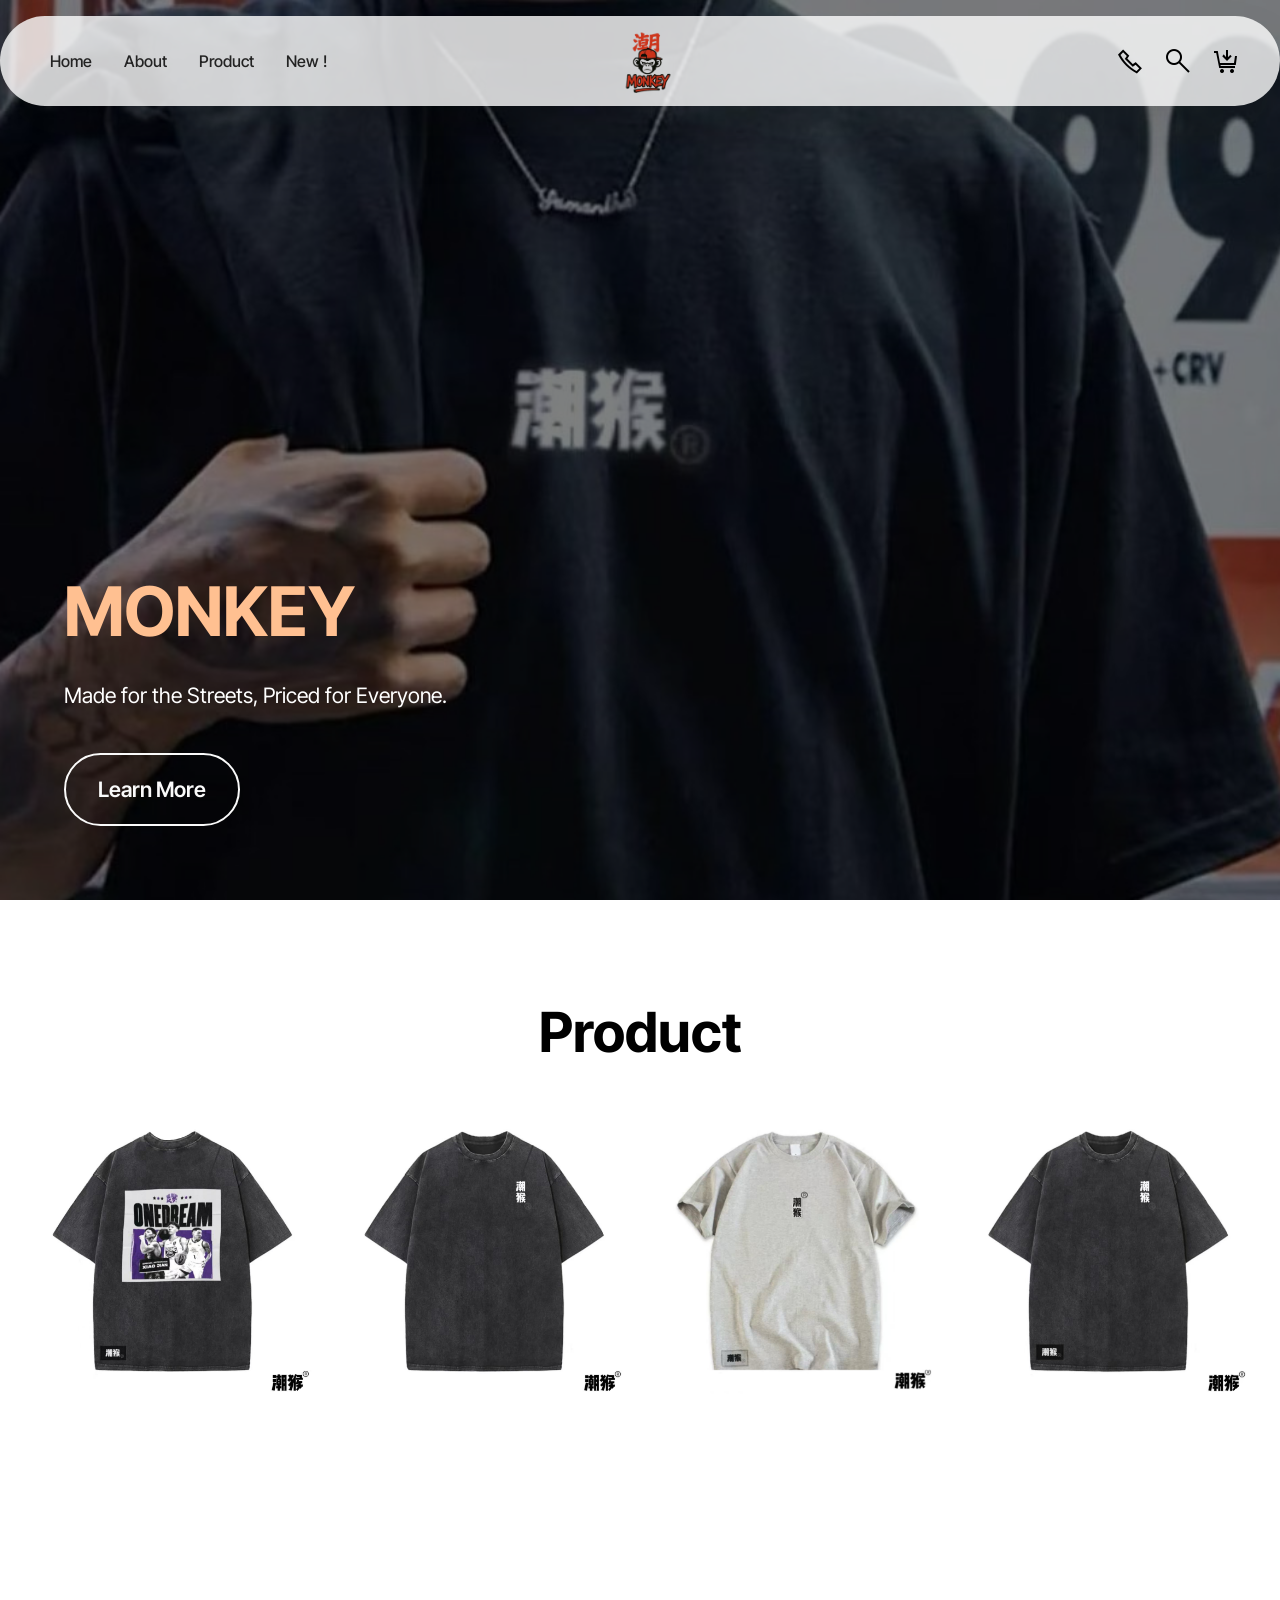
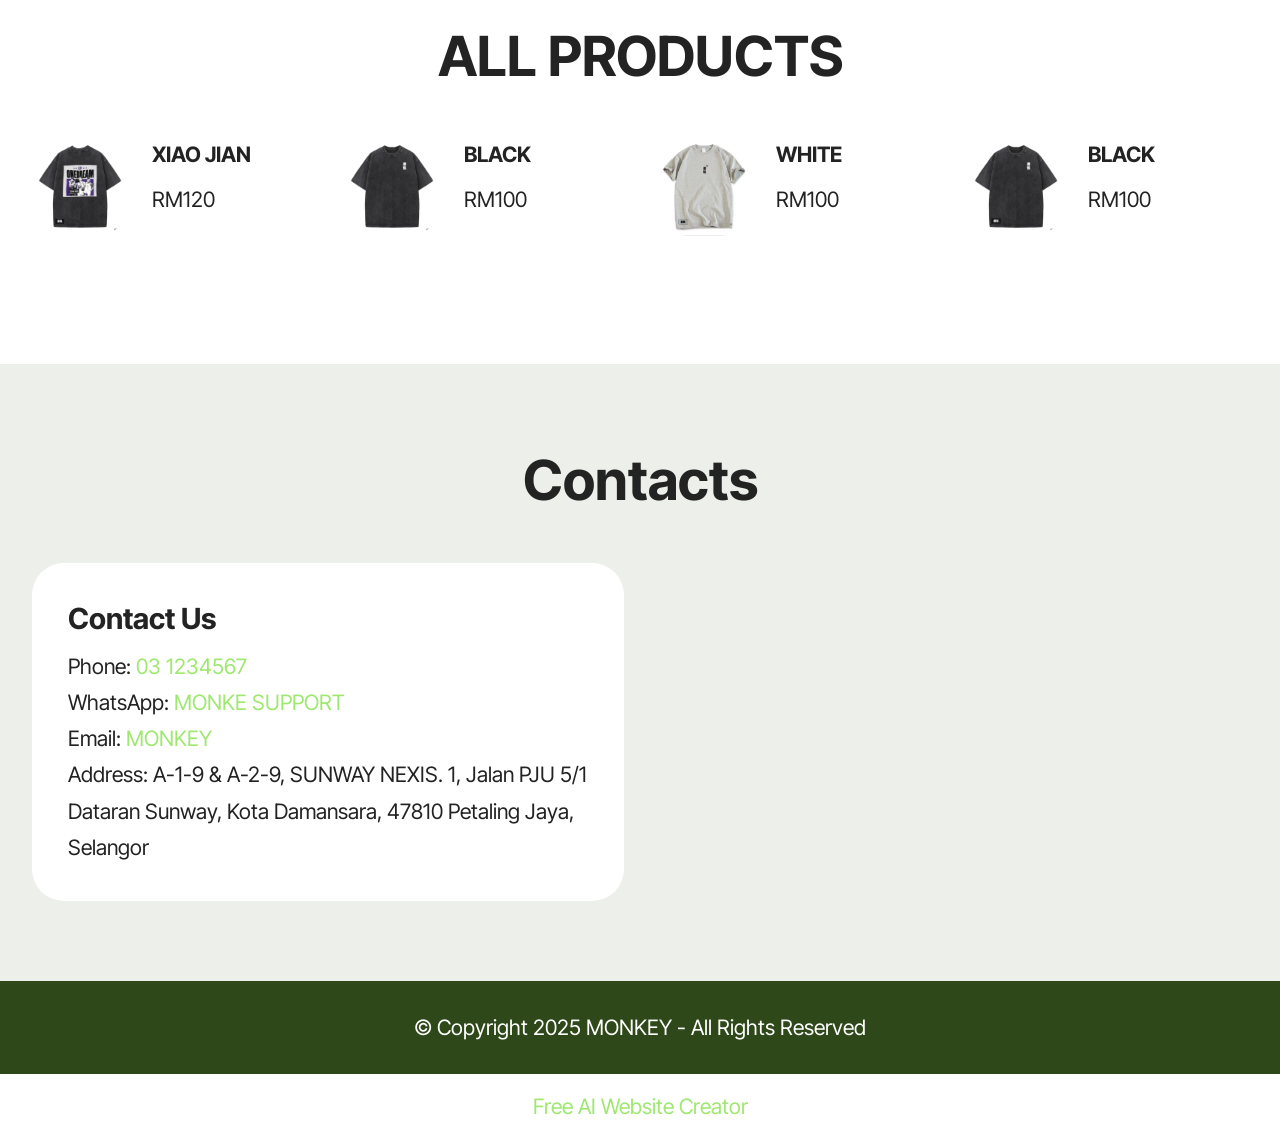
<file: index.html>
<!DOCTYPE html>
<html  >
<head>
  <!-- Site made with Mobirise Website Builder v6.1.4, https://mobirise.com -->
  <meta charset="UTF-8">
  <meta http-equiv="X-UA-Compatible" content="IE=edge">
  <meta name="generator" content="Mobirise v6.1.4, mobirise.com">
  <meta name="viewport" content="width=device-width, initial-scale=1, minimum-scale=1">
  <link rel="shortcut icon" href="assets/images/monkey.jpg" type="image/x-icon">
  <meta name="description" content="">
  
  
  <title>Home</title>
  <link rel="stylesheet" href="assets/web/assets/mobirise-icons2/mobirise2.css">
  <link rel="stylesheet" href="assets/bootstrap/css/bootstrap.min.css">
  <link rel="stylesheet" href="assets/parallax/jarallax.css">
  <link rel="stylesheet" href="assets/dropdown/css/style.css">
  <link rel="stylesheet" href="assets/theme/css/style.css">
  <link rel="preload" href="https://fonts.googleapis.com/css?family=Inter+Tight:100,200,300,400,500,600,700,800,900,100i,200i,300i,400i,500i,600i,700i,800i,900i&display=swap" as="style" onload="this.onload=null;this.rel='stylesheet'">
  <noscript><link rel="stylesheet" href="https://fonts.googleapis.com/css?family=Inter+Tight:100,200,300,400,500,600,700,800,900,100i,200i,300i,400i,500i,600i,700i,800i,900i&display=swap"></noscript>
  <link rel="preload" as="style" href="assets/mobirise/css/mbr-additional.css?v=dlf9PR"><link rel="stylesheet" href="assets/mobirise/css/mbr-additional.css?v=dlf9PR" type="text/css">

  
  
  
</head>
<body>
  
  <section data-bs-version="5.1" class="menu menu3 cid-uYOqZHu98b" once="menu" id="menu03-2">
	

	<nav class="navbar navbar-dropdown navbar-fixed-top navbar-expand-lg">
		<div class="container">
			<div class="navbar-brand">
				<span class="navbar-logo">
					<a href="index.html">
						<img src="assets/images/monkey-remove.png" alt="Mobirise Website Builder" style="height: 4rem;">
					</a>
				</span>
				
			</div>
			<button class="navbar-toggler" type="button" data-toggle="collapse" data-bs-toggle="collapse" data-target="#navbarSupportedContent" data-bs-target="#navbarSupportedContent" aria-controls="navbarNavAltMarkup" aria-expanded="false" aria-label="Toggle navigation">
				<div class="hamburger">
					<span></span>
					<span></span>
					<span></span>
					<span></span>
				</div>
			</button>
			<div class="collapse navbar-collapse" id="navbarSupportedContent">
				<ul class="navbar-nav nav-dropdown nav-right" data-app-modern-menu="true"><li class="nav-item">
						<a class="nav-link link text-black text-primary display-4" href="index.html">Home</a>
					</li><li class="nav-item"><a class="nav-link link text-black text-primary display-4" href="page1.html">About</a></li>
					<li class="nav-item">
						<a class="nav-link link text-black show text-primary display-4" href="page2.html" aria-expanded="false">Product</a>
					</li>
					<li class="nav-item">
						<a class="nav-link link text-black text-primary display-4" href="page3.html">New !</a>
					</li></ul>
				<div class="icons-menu">
					<a class="iconfont-wrapper" href="https://wa.me/601133230899?text=Hi here is MONKEY support ">
						<span class="p-2 mbr-iconfont mobi-mbri-phone mobi-mbri"></span>
					</a>
					<a class="iconfont-wrapper" href="https://mobiri.se">
						<span class="p-2 mbr-iconfont mobi-mbri-search mobi-mbri"></span>
					</a>
					<a class="iconfont-wrapper" href="https://mobiri.se">
						<span class="p-2 mbr-iconfont mobi-mbri-cart-add mobi-mbri"></span>
					</a>
					
				</div>
				
			</div>
		</div>
	</nav>
</section>

<section data-bs-version="5.1" class="header18 cid-uYOrZEaJJg mbr-fullscreen mbr-parallax-background" id="header18-4">
  

  <div class="mbr-overlay" style="opacity: 0.5; background-color: rgb(0, 0, 0);"></div>
  <div class="container-fluid">
    <div class="row">
      <div class="content-wrap col-12 col-md-12">
        <h1 class="mbr-section-title mbr-fonts-style mbr-white mb-4 display-1">
          <strong><br>MONKEY</strong></h1>
        
        <p class="mbr-fonts-style mbr-text mbr-white mb-4 display-7">Made for the Streets, Priced for Everyone.</p>
        <div class="mbr-section-btn"><a class="btn btn-white-outline display-7" href="page4.html">Learn More</a></div>
      </div>
    </div>
  </div>
</section>

<section data-bs-version="5.1" class="gallery3 cid-uYOrWitxWd" id="gallery03-3">
    
    
    <div class="container-fluid">
      <div class="row justify-content-center">
        <div class="col-12 content-head">
          <div class="mbr-section-head mb-5">
            <h4 class="mbr-section-title mbr-fonts-style align-center mb-0 display-2"><strong>Product</strong></h4>
            
          </div>
        </div>
      </div>
      <div class="row">
        <div class="item features-image col-12 col-md-6 col-lg-3">
          <div class="item-wrapper">
            <div class="item-img">
              <img src="assets/images/2.jpg" alt="Mobirise Website Builder" title="" data-slide-to="0" data-bs-slide-to="0">
            </div>
            
          </div>
        </div>
        <div class="item features-image col-12 col-md-6 col-lg-3">
          <div class="item-wrapper">
            <div class="item-img">
              <img src="assets/images/3.jpg" alt="Mobirise Website Builder" title="" data-slide-to="1" data-bs-slide-to="1">
            </div>
            
          </div>
        </div>
        <div class="item features-image col-12 col-md-6 col-lg-3">
          <div class="item-wrapper">
            <div class="item-img">
              <img src="assets/images/kdb4ensoncysuma.edu.my-1.png" alt="Mobirise Website Builder" title="" data-slide-to="2" data-bs-slide-to="2">
            </div>
            
          </div>
        </div>
        <div class="item features-image col-12 col-md-6 col-lg-3">
          <div class="item-wrapper">
            <div class="item-img">
              <img src="assets/images/5.jpg" alt="Mobirise Website Builder" title="" data-slide-to="3" data-bs-slide-to="3">
            </div>
            
          </div>
        </div>
      </div>
    </div>
  </section>

<section data-bs-version="5.1" class="features15 cid-uYOBnULIUD" id="features015-5">
	

	
	
	<div class="container">
		<div class="row justify-content-center">
			<div class="col-12 content-head">
				<div class="mbr-section-head mb-5">
					<h4 class="mbr-section-title mbr-fonts-style align-center mb-0 display-2"><strong>ALL PRODUCTS</strong></h4>
					
				</div>
			</div>
		</div>
		<div class="row">
			<div class="item features-without-image col-12 col-lg-3 active">
				<div class="item-wrapper">
					<div class="img-wrapper">
						<img src="assets/images/2.jpg" alt="Mobirise Website Builder">
					</div>
					<div class="card-box">
						<h4 class="card-title mbr-fonts-style mb-0 display-7"><strong>XIAO JIAN&nbsp;</strong></h4>
						<h5 class="card-text mbr-fonts-style mt-3 display-7">
							<div>RM120</div>
						</h5>
					</div>
				</div>
			</div>
			<div class="item features-without-image col-12 col-lg-3">
				<div class="item-wrapper">
					<div class="img-wrapper">
						<img src="assets/images/3.jpg" alt="Mobirise Website Builder" data-slide-to="1" data-bs-slide-to="1">
					</div>
					<div class="card-box">
						<h4 class="card-title mbr-fonts-style mb-0 display-7"><strong>BLACK&nbsp;</strong></h4>
						<h5 class="card-text mbr-fonts-style mt-3 display-7">RM100</h5>
					</div>
				</div>
			</div>
			<div class="item features-without-image col-12 col-lg-3">
				<div class="item-wrapper">
					<div class="img-wrapper">
						<img src="assets/images/4.jpg" alt="Mobirise Website Builder" data-bs-slide-to="2" data-slide-to="2">
					</div>
					<div class="card-box">
						<h4 class="card-title mbr-fonts-style mb-0 display-7"><strong>WHITE</strong></h4>
						<h5 class="card-text mbr-fonts-style mt-3 display-7">RM100</h5>
					</div>
				</div>
			</div>
			<div class="item features-without-image col-12 col-lg-3">
				<div class="item-wrapper">
					<div class="img-wrapper">
						<img src="assets/images/5.jpg" alt="Mobirise Website Builder" data-slide-to="3" data-bs-slide-to="3">
					</div>
					<div class="card-box">
						<h4 class="card-title mbr-fonts-style mb-0 display-7"><strong>BLACK</strong></h4>
						<h5 class="card-text mbr-fonts-style mt-3 display-7">RM100</h5>
					</div>
				</div>
			</div>
			
			

			
			
			
		</div>
	</div>
</section>

<section data-bs-version="5.1" class="contacts02 map1 cid-uYP7sYCPTZ" id="contacts02-7">

    

    
    <div class="container">
        <div class="row justify-content-center">
            <div class="col-12 content-head">
                <div class="mbr-section-head mb-5">
                    <h3 class="mbr-section-title mbr-fonts-style align-center mb-0 display-2">
                        <strong>Contacts</strong>
                    </h3>
                    
                </div>
            </div>
        </div>
        <div class="row justify-content-center">
            <div class="card col-12 col-md-12 col-lg-6">
                <div class="card-wrapper">
                    <div class="text-wrapper">
                        <h5 class="cardTitle mbr-fonts-style mb-2 display-5">
                            <strong>Contact Us</strong>
                        </h5>
                        <ul class="list mbr-fonts-style display-7">
                            <li class="mbr-text item-wrap">Phone: <a href="tel:+12345678910" class="text-primary">03 1234567</a></li>
                            <li class="mbr-text item-wrap">WhatsApp: <a href="tel:+601133230899" class="text-primary">MONKE SUPPORT</a></li><a href="tel:+601133230899" class="text-primary">
                            </a><li class="mbr-text item-wrap">Email: <a href="mailto:ensonchanyu55@gmail.com" class="text-primary">MONKEY</a></li>
                            <li class="mbr-text item-wrap">Address: A-1-9 &amp; A-2-9, SUNWAY NEXIS. 1, Jalan PJU 5/1 Dataran Sunway, Kota Damansara, 47810 Petaling Jaya, Selangor</li>
                        </ul>
                    </div>
                </div>
            </div>
            <div class="map-wrapper col-md-12 col-lg-6">
                <div class="google-map"><iframe frameborder="0" style="border:0" src="https://www.google.com/maps/embed?pb=!1m18!1m12!1m3!1d3983.785354420887!2d101.59259997501863!3d3.1512382968241766!2m3!1f0!2f0!3f0!3m2!1i1024!2i768!4f13.1!3m3!1m2!1s0x31cc4f7727e9ea15%3A0xdf9531a3554d5817!2zU1VNQSBDb2xsZWdlIHwgU2Nob29sIG9mIERpZ2l0YWwgTWFya2V0aW5nIOaVsOeggeiQpemUgOWtpumZoiAoQ2FtcHVzKQ!5e0!3m2!1sen!2smy!4v1759732705429!5m2!1sen!2smy" allowfullscreen=""></iframe></div>
            </div>
        </div>
    </div>
</section>

<section data-bs-version="5.1" class="footer4 cid-uZ033DI4RM" once="footers" id="footer04-j">

    

    

    <div class="container">
        <div class="media-container-row align-center mbr-white">
            <div class="col-12">
                <p class="mbr-text mb-0 mbr-fonts-style display-7">
                    © Copyright 2025 MONKEY - All Rights Reserved
                </p>
            </div>
        </div>
    </div>
</section><section class="display-7" style="padding: 0;align-items: center;justify-content: center;flex-wrap: wrap;    align-content: center;display: flex;position: relative;height: 4rem;"><a href="https://mobiri.se/" style="flex: 1 1;height: 4rem;position: absolute;width: 100%;z-index: 1;"><img alt="" style="height: 4rem;" src="[data-uri]"></a><p style="margin: 0;text-align: center;" class="display-7">&#8204;</p><a style="z-index:1" href="https://mobirise.com/builder/ai-website-creator.html">Free AI Website Creator</a></section><script src="assets/bootstrap/js/bootstrap.bundle.min.js"></script>  <script src="assets/parallax/jarallax.js"></script>  <script src="assets/smoothscroll/smooth-scroll.js"></script>  <script src="assets/ytplayer/index.js"></script>  <script src="assets/dropdown/js/navbar-dropdown.js"></script>  <script src="assets/theme/js/script.js"></script>  
  
  
</body>
</html>
</file>
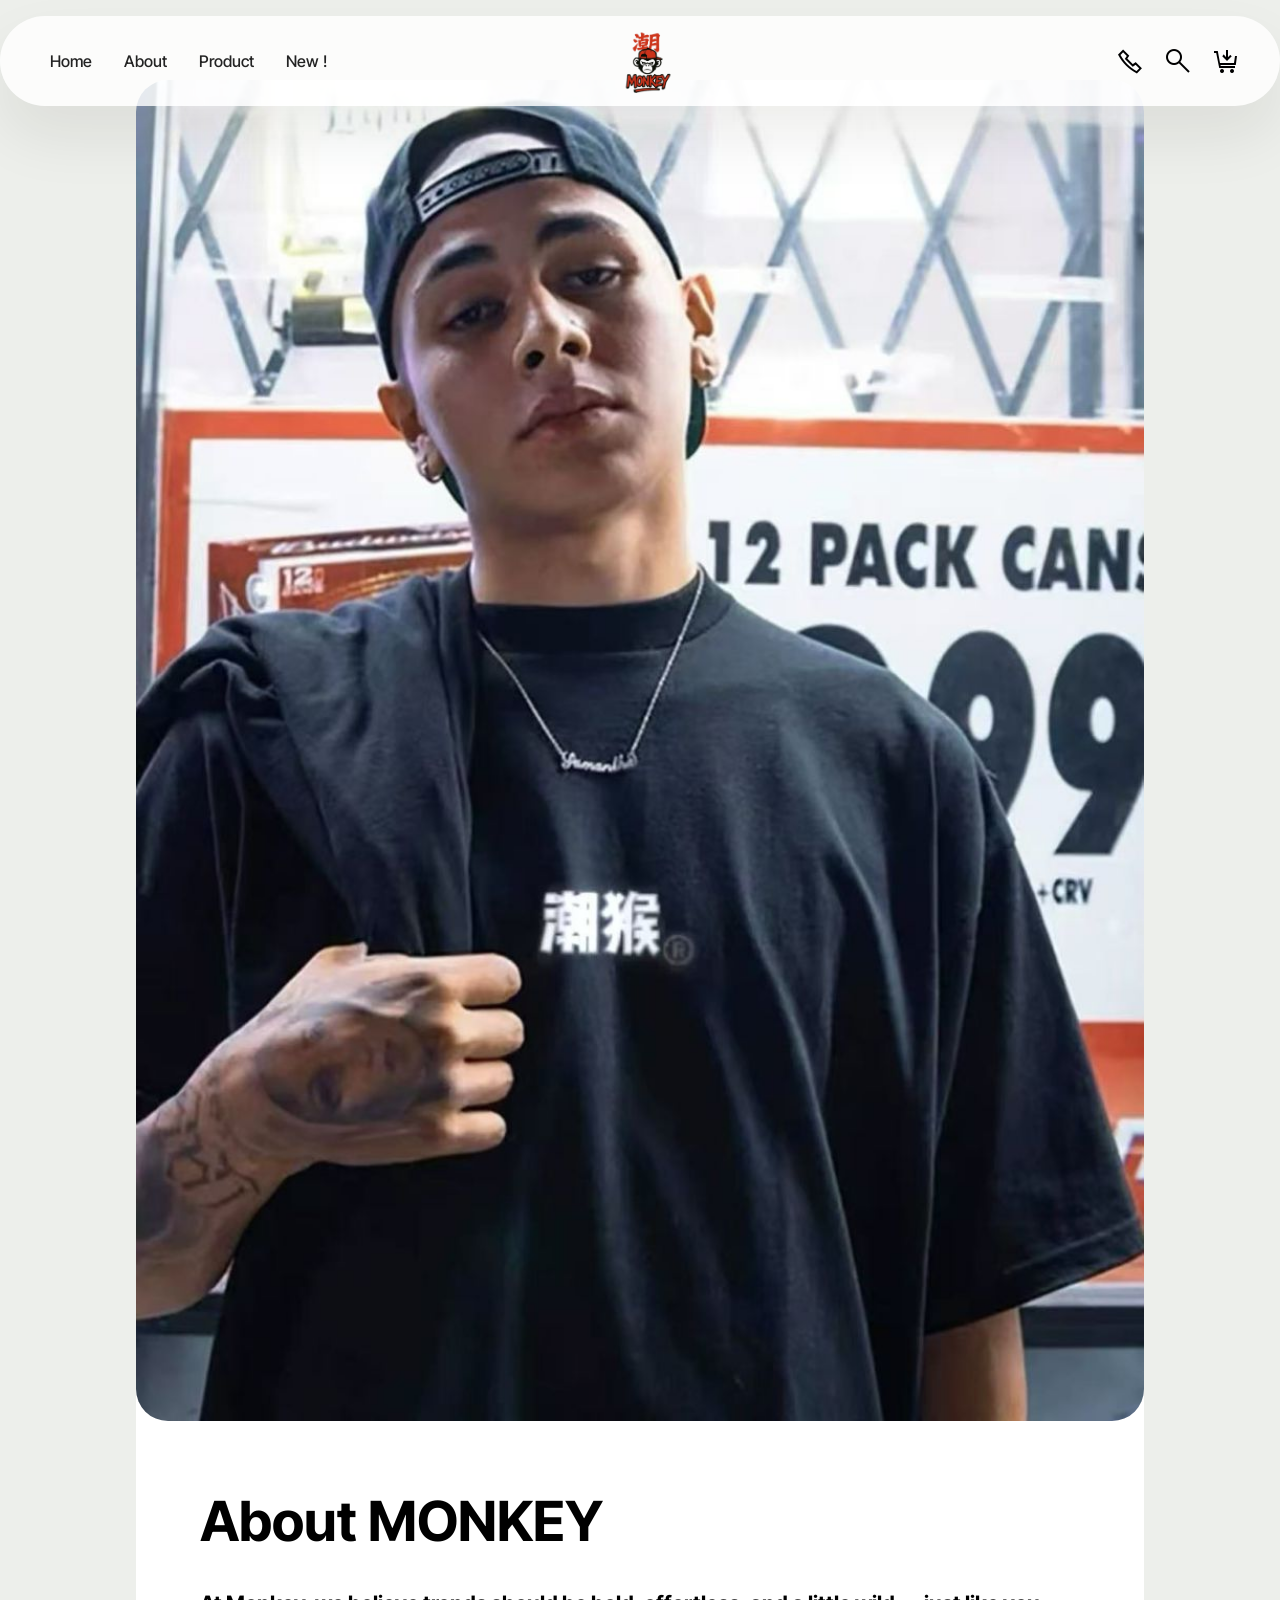
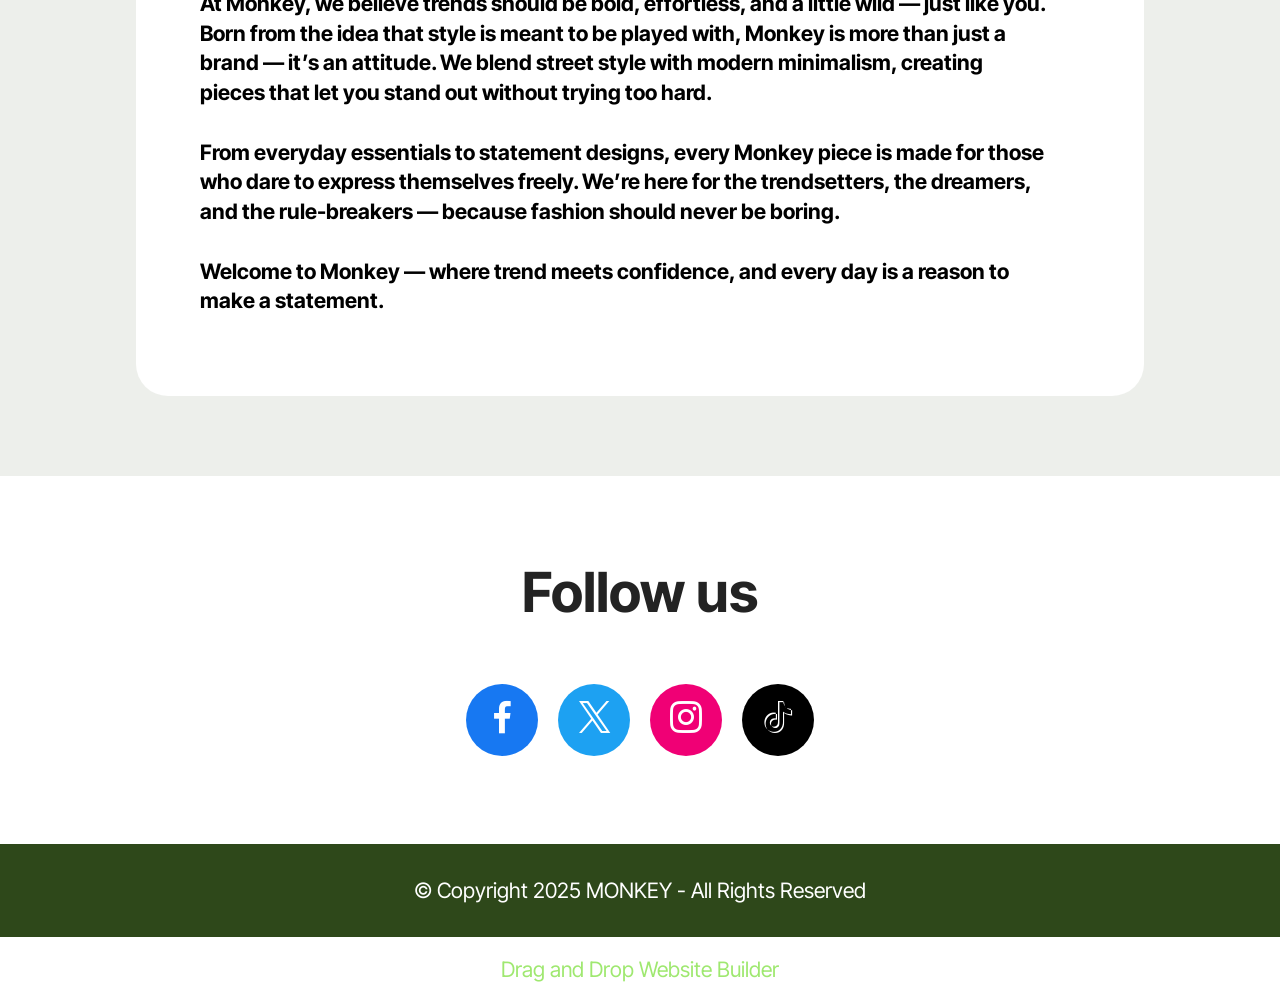
<file: page1.html>
<!DOCTYPE html>
<html  >
<head>
  <!-- Site made with Mobirise Website Builder v6.1.4, https://mobirise.com -->
  <meta charset="UTF-8">
  <meta http-equiv="X-UA-Compatible" content="IE=edge">
  <meta name="generator" content="Mobirise v6.1.4, mobirise.com">
  <meta name="viewport" content="width=device-width, initial-scale=1, minimum-scale=1">
  <link rel="shortcut icon" href="assets/images/monkey.jpg" type="image/x-icon">
  <meta name="description" content="">
  
  
  <title>About</title>
  <link rel="stylesheet" href="assets/web/assets/mobirise-icons2/mobirise2.css">
  <link rel="stylesheet" href="assets/bootstrap/css/bootstrap.min.css">
  <link rel="stylesheet" href="assets/dropdown/css/style.css">
  <link rel="stylesheet" href="assets/socicon/css/styles.css">
  <link rel="stylesheet" href="assets/theme/css/style.css">
  <link rel="preload" href="https://fonts.googleapis.com/css?family=Inter+Tight:100,200,300,400,500,600,700,800,900,100i,200i,300i,400i,500i,600i,700i,800i,900i&display=swap" as="style" onload="this.onload=null;this.rel='stylesheet'">
  <noscript><link rel="stylesheet" href="https://fonts.googleapis.com/css?family=Inter+Tight:100,200,300,400,500,600,700,800,900,100i,200i,300i,400i,500i,600i,700i,800i,900i&display=swap"></noscript>
  <link rel="preload" as="style" href="assets/mobirise/css/mbr-additional.css?v=g01tDJ"><link rel="stylesheet" href="assets/mobirise/css/mbr-additional.css?v=g01tDJ" type="text/css">

  
  
  
</head>
<body>
  
  <section data-bs-version="5.1" class="menu menu3 cid-uYOqZHu98b" once="menu" id="menu03-8">
	

	<nav class="navbar navbar-dropdown navbar-fixed-top navbar-expand-lg">
		<div class="container">
			<div class="navbar-brand">
				<span class="navbar-logo">
					<a href="index.html">
						<img src="assets/images/monkey-remove.png" alt="Mobirise Website Builder" style="height: 4rem;">
					</a>
				</span>
				
			</div>
			<button class="navbar-toggler" type="button" data-toggle="collapse" data-bs-toggle="collapse" data-target="#navbarSupportedContent" data-bs-target="#navbarSupportedContent" aria-controls="navbarNavAltMarkup" aria-expanded="false" aria-label="Toggle navigation">
				<div class="hamburger">
					<span></span>
					<span></span>
					<span></span>
					<span></span>
				</div>
			</button>
			<div class="collapse navbar-collapse" id="navbarSupportedContent">
				<ul class="navbar-nav nav-dropdown nav-right" data-app-modern-menu="true"><li class="nav-item">
						<a class="nav-link link text-black text-primary display-4" href="index.html">Home</a>
					</li><li class="nav-item"><a class="nav-link link text-black text-primary display-4" href="page1.html">About</a></li>
					<li class="nav-item">
						<a class="nav-link link text-black show text-primary display-4" href="page2.html" aria-expanded="false">Product</a>
					</li>
					<li class="nav-item">
						<a class="nav-link link text-black text-primary display-4" href="page3.html">New !</a>
					</li></ul>
				<div class="icons-menu">
					<a class="iconfont-wrapper" href="https://wa.me/601133230899?text=Hi here is MONKEY support ">
						<span class="p-2 mbr-iconfont mobi-mbri-phone mobi-mbri"></span>
					</a>
					<a class="iconfont-wrapper" href="https://mobiri.se">
						<span class="p-2 mbr-iconfont mobi-mbri-search mobi-mbri"></span>
					</a>
					<a class="iconfont-wrapper" href="https://mobiri.se">
						<span class="p-2 mbr-iconfont mobi-mbri-cart-add mobi-mbri"></span>
					</a>
					
				</div>
				
			</div>
		</div>
	</nav>
</section>

<section data-bs-version="5.1" class="article8 cid-uYUTw252ai" id="article08-a">
  

  
  
  <div class="container">
    <div class="row justify-content-center">
      <div class="card col-md-12 col-lg-10">
        <div class="card-wrapper">
          <div class="image-wrapper d-flex justify-content-center mb-4">
            <img src="assets/images/1.jpg" alt="Mobirise Website Builder">
          </div>
          <div class="card-content-text">
            <h3 class="card-title mbr-fonts-style mbr-white mt-3 mb-4 display-2"><strong>About MONKEY</strong></h3>
          <div class="row card-box align-left">
            <div class="item features-without-image col-12">
              <div class="item-wrapper">
                
                <p class="mbr-text mbr-fonts-style display-7"><strong>At Monkey, we believe trends should be bold, effortless, and a little wild — just like you.<br>Born from the idea that style is meant to be played with, Monkey is more than just a brand — it’s an attitude. We blend street style with modern minimalism, creating pieces that let you stand out without trying too hard.<br><br>From everyday essentials to statement designs, every Monkey piece is made for those who dare to express themselves freely. We’re here for the trendsetters, the dreamers, and the rule-breakers — because fashion should never be boring.<br><br>Welcome to Monkey — where trend meets confidence, and every day is a reason to make a statement.</strong></p>
              </div>
            </div>
            
            

            
          </div>
          </div>
        </div>
      </div>
    </div>
  </div>
</section>

<section data-bs-version="5.1" class="social4 cid-uYUTzIT2Ky" id="social04-b">
    
    
    

    <div class="container">
        <div class="media-container-row">
            <div class="col-12">
                <h3 class="mbr-section-title align-center mb-5 mbr-fonts-style display-2">
                    <strong>Follow us</strong>
                </h3>
                <div class="social-list align-center">
                    <a class="iconfont-wrapper bg-facebook m-2 " target="_blank" href="https://mobiri.se">
                        <span class="socicon-facebook socicon"></span>
                    </a>
                    <a class="iconfont-wrapper bg-twitter m-2" href="https://mobiri.se" target="_blank">
                        <span class="socicon-twitter socicon"></span>
                    </a>
                    <a class="iconfont-wrapper bg-instagram m-2" href="https://mobiri.se" target="_blank">
                        <span class="socicon-instagram socicon"></span>
                    </a>
                    
                    
                    
                    
                    
                    <a class="iconfont-wrapper bg-tiktok m-2" href="https://mobiri.se" target="_blank">
                        <span class="socicon-tiktok socicon"></span>
                    </a>
                    
                    
                </div>
            </div>
        </div>
    </div>
</section>

<section data-bs-version="5.1" class="footer4 cid-uZ033DI4RM" once="footers" id="footer04-j">

    

    

    <div class="container">
        <div class="media-container-row align-center mbr-white">
            <div class="col-12">
                <p class="mbr-text mb-0 mbr-fonts-style display-7">
                    © Copyright 2025 MONKEY - All Rights Reserved
                </p>
            </div>
        </div>
    </div>
</section><section class="display-7" style="padding: 0;align-items: center;justify-content: center;flex-wrap: wrap;    align-content: center;display: flex;position: relative;height: 4rem;"><a href="https://mobiri.se/" style="flex: 1 1;height: 4rem;position: absolute;width: 100%;z-index: 1;"><img alt="" style="height: 4rem;" src="[data-uri]"></a><p style="margin: 0;text-align: center;" class="display-7">&#8204;</p><a style="z-index:1" href="https://mobirise.com/drag-drop-website-builder.html">Drag and Drop Website Builder</a></section><script src="assets/bootstrap/js/bootstrap.bundle.min.js"></script>  <script src="assets/smoothscroll/smooth-scroll.js"></script>  <script src="assets/ytplayer/index.js"></script>  <script src="assets/dropdown/js/navbar-dropdown.js"></script>  <script src="assets/theme/js/script.js"></script>  
  
  
</body>
</html>
</file>
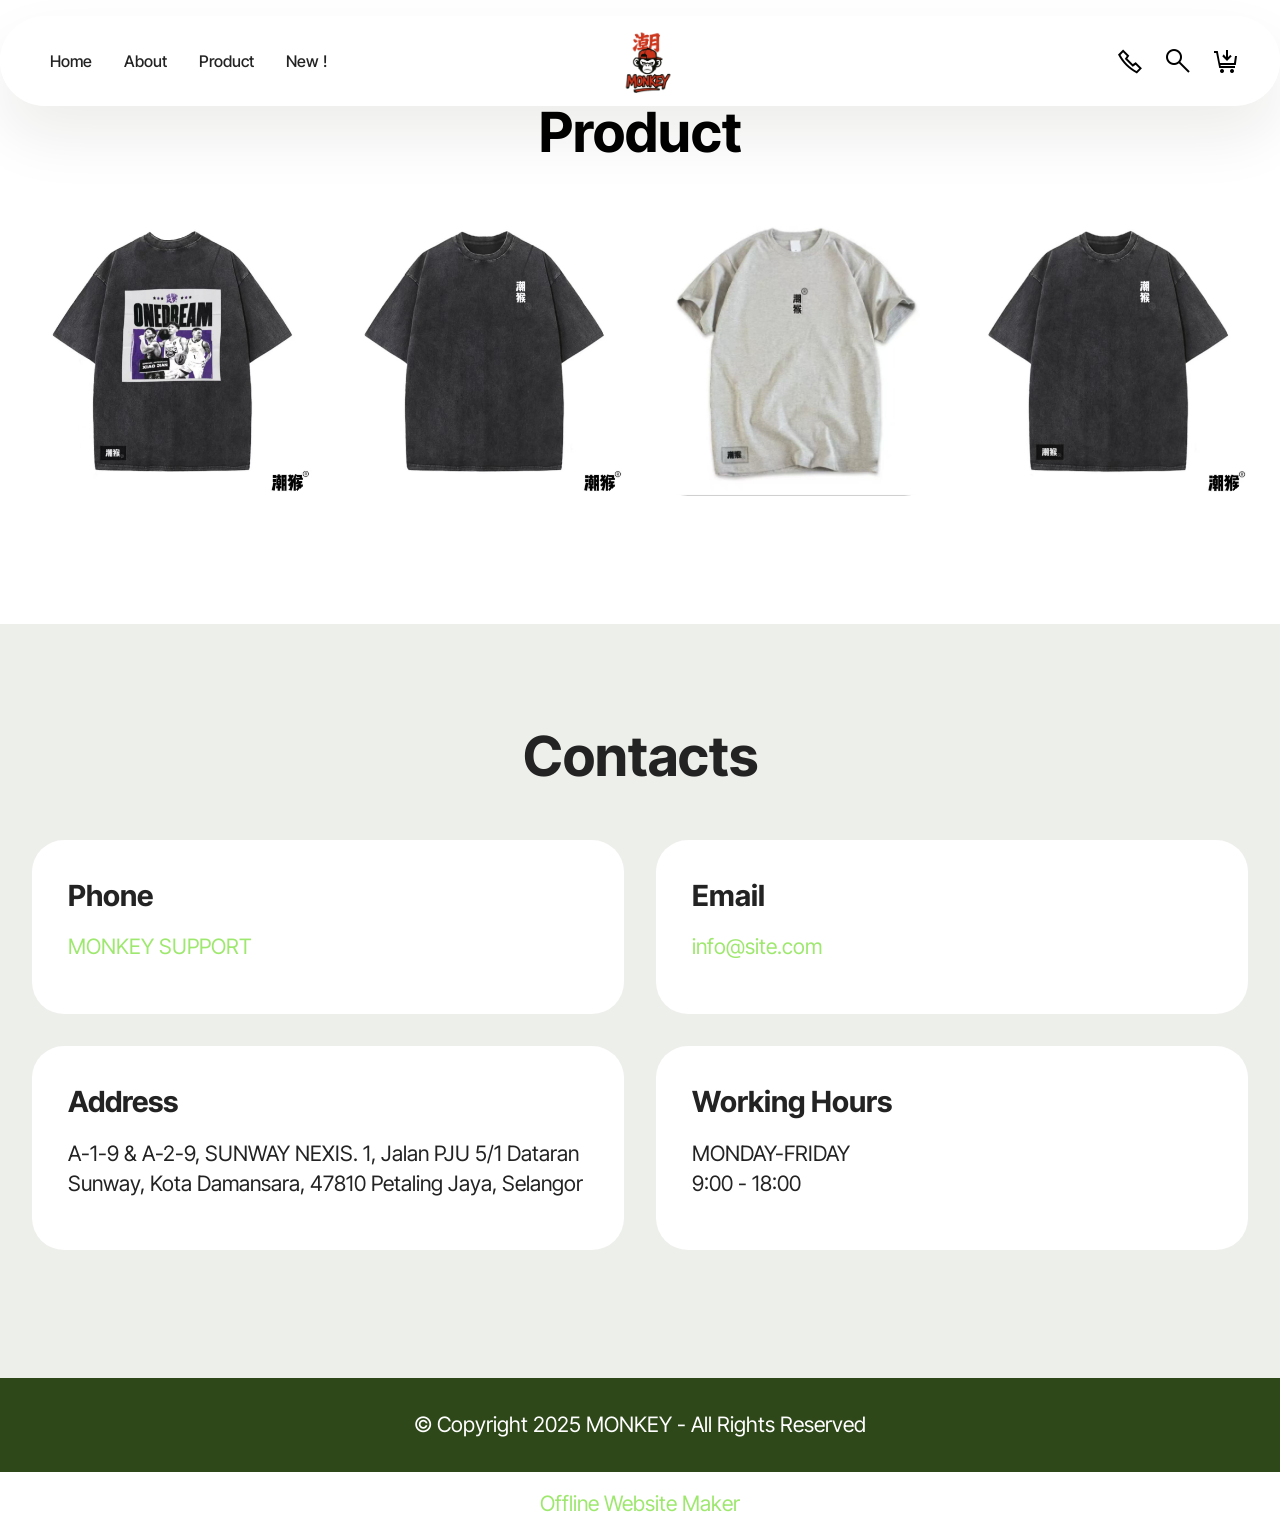
<file: page2.html>
<!DOCTYPE html>
<html  >
<head>
  <!-- Site made with Mobirise Website Builder v6.1.4, https://mobirise.com -->
  <meta charset="UTF-8">
  <meta http-equiv="X-UA-Compatible" content="IE=edge">
  <meta name="generator" content="Mobirise v6.1.4, mobirise.com">
  <meta name="viewport" content="width=device-width, initial-scale=1, minimum-scale=1">
  <link rel="shortcut icon" href="assets/images/monkey.jpg" type="image/x-icon">
  <meta name="description" content="">
  
  
  <title>Product</title>
  <link rel="stylesheet" href="assets/web/assets/mobirise-icons2/mobirise2.css">
  <link rel="stylesheet" href="assets/bootstrap/css/bootstrap.min.css">
  <link rel="stylesheet" href="assets/dropdown/css/style.css">
  <link rel="stylesheet" href="assets/theme/css/style.css">
  <link rel="preload" href="https://fonts.googleapis.com/css?family=Inter+Tight:100,200,300,400,500,600,700,800,900,100i,200i,300i,400i,500i,600i,700i,800i,900i&display=swap" as="style" onload="this.onload=null;this.rel='stylesheet'">
  <noscript><link rel="stylesheet" href="https://fonts.googleapis.com/css?family=Inter+Tight:100,200,300,400,500,600,700,800,900,100i,200i,300i,400i,500i,600i,700i,800i,900i&display=swap"></noscript>
  <link rel="preload" as="style" href="assets/mobirise/css/mbr-additional.css?v=Q03ymu"><link rel="stylesheet" href="assets/mobirise/css/mbr-additional.css?v=Q03ymu" type="text/css">

  
  
  
</head>
<body>
  
  <section data-bs-version="5.1" class="menu menu3 cid-uYOqZHu98b" once="menu" id="menu03-c">
	

	<nav class="navbar navbar-dropdown navbar-fixed-top navbar-expand-lg">
		<div class="container">
			<div class="navbar-brand">
				<span class="navbar-logo">
					<a href="index.html">
						<img src="assets/images/monkey-remove.png" alt="Mobirise Website Builder" style="height: 4rem;">
					</a>
				</span>
				
			</div>
			<button class="navbar-toggler" type="button" data-toggle="collapse" data-bs-toggle="collapse" data-target="#navbarSupportedContent" data-bs-target="#navbarSupportedContent" aria-controls="navbarNavAltMarkup" aria-expanded="false" aria-label="Toggle navigation">
				<div class="hamburger">
					<span></span>
					<span></span>
					<span></span>
					<span></span>
				</div>
			</button>
			<div class="collapse navbar-collapse" id="navbarSupportedContent">
				<ul class="navbar-nav nav-dropdown nav-right" data-app-modern-menu="true"><li class="nav-item">
						<a class="nav-link link text-black text-primary display-4" href="index.html">Home</a>
					</li><li class="nav-item"><a class="nav-link link text-black text-primary display-4" href="page1.html">About</a></li>
					<li class="nav-item">
						<a class="nav-link link text-black show text-primary display-4" href="page2.html" aria-expanded="false">Product</a>
					</li>
					<li class="nav-item">
						<a class="nav-link link text-black text-primary display-4" href="page3.html">New !</a>
					</li></ul>
				<div class="icons-menu">
					<a class="iconfont-wrapper" href="https://wa.me/601133230899?text=Hi here is MONKEY support ">
						<span class="p-2 mbr-iconfont mobi-mbri-phone mobi-mbri"></span>
					</a>
					<a class="iconfont-wrapper" href="https://mobiri.se">
						<span class="p-2 mbr-iconfont mobi-mbri-search mobi-mbri"></span>
					</a>
					<a class="iconfont-wrapper" href="https://mobiri.se">
						<span class="p-2 mbr-iconfont mobi-mbri-cart-add mobi-mbri"></span>
					</a>
					
				</div>
				
			</div>
		</div>
	</nav>
</section>

<section data-bs-version="5.1" class="gallery3 cid-uYXAUaFbC7" id="gallery03-e">
    
    
    <div class="container-fluid">
      <div class="row justify-content-center">
        <div class="col-12 content-head">
          <div class="mbr-section-head mb-5">
            <h4 class="mbr-section-title mbr-fonts-style align-center mb-0 display-2"><strong>Product</strong></h4>
            
          </div>
        </div>
      </div>
      <div class="row">
        <div class="item features-image col-12 col-md-6 col-lg-3">
          <div class="item-wrapper">
            <div class="item-img">
              <img src="assets/images/2.jpg" alt="Mobirise Website Builder" title="" data-slide-to="0" data-bs-slide-to="0">
            </div>
            
          </div>
        </div>
        <div class="item features-image col-12 col-md-6 col-lg-3">
          <div class="item-wrapper">
            <div class="item-img">
              <img src="assets/images/3.jpg" alt="Mobirise Website Builder" title="" data-slide-to="1" data-bs-slide-to="1">
            </div>
            
          </div>
        </div>
        <div class="item features-image col-12 col-md-6 col-lg-3">
          <div class="item-wrapper">
            <div class="item-img">
              <img src="assets/images/4.jpg" alt="Mobirise Website Builder" title="" data-slide-to="2" data-bs-slide-to="2">
            </div>
            
          </div>
        </div>
        <div class="item features-image col-12 col-md-6 col-lg-3">
          <div class="item-wrapper">
            <div class="item-img">
              <img src="assets/images/5.jpg" alt="Mobirise Website Builder" title="" data-slide-to="3" data-bs-slide-to="3">
            </div>
            
          </div>
        </div>
      </div>
    </div>
  </section>

<section data-bs-version="5.1" class="contacts01 cid-uYXB0Ynkl1" id="contacts01-f">
    

    
    
    <div class="container">
        <div class="row justify-content-center">
            <div class="col-12 content-head">
                <div class="mbr-section-head mb-5">
                    <h3 class="mbr-section-title mbr-fonts-style align-center mb-0 display-2">
                        <strong>Contacts</strong>
                    </h3>
                    
                </div>
            </div>
        </div>
        <div class="row">
            <div class="item features-without-image col-12 col-md-6 active">
                <div class="item-wrapper">
                    <div class="text-wrapper">
                        <h6 class="card-title mbr-fonts-style mb-3 display-5">
                            <strong>Phone</strong>
                        </h6>
                        <p class="mbr-text mbr-fonts-style display-7"><a href="https://wa.me/601133230899" class="text-primary">MONKEY SUPPORT</a></p>
                    </div>
                </div>
            </div>
            <div class="item features-without-image col-12 col-md-6">
                <div class="item-wrapper">
                    <div class="text-wrapper">
                        <h6 class="card-title mbr-fonts-style mb-3 display-5">
                            <strong>Email</strong>
                        </h6>
                        <p class="mbr-text mbr-fonts-style display-7">
                            <a href="mailto:info@site.com" class="text-primary">info@site.com</a>
                        </p>
                    </div>
                </div>
            </div>
            <div class="item features-without-image col-12 col-md-6">
                <div class="item-wrapper">
                    <div class="text-wrapper">
                        <h6 class="card-title mbr-fonts-style mb-3 display-5">
                            <strong>Address</strong>
                        </h6>
                        <p class="mbr-text mbr-fonts-style display-7">A-1-9 &amp; A-2-9, SUNWAY NEXIS. 1, Jalan PJU 5/1 Dataran Sunway, Kota Damansara, 47810 Petaling Jaya, Selangor</p>
                    </div>
                </div>
            </div>
            <div class="item features-without-image col-12 col-md-6">
                <div class="item-wrapper">
                    <div class="text-wrapper">
                        <h6 class="card-title mbr-fonts-style mb-3 display-5">
                            <strong>Working Hours</strong>
                        </h6>
                        <p class="mbr-text mbr-fonts-style display-7">MONDAY-FRIDAY<br>9:00 - 18:00
                        </p>
                    </div>
                </div>
            </div>
        </div>
    </div>
</section>

<section data-bs-version="5.1" class="footer4 cid-uZ033DI4RM" once="footers" id="footer04-j">

    

    

    <div class="container">
        <div class="media-container-row align-center mbr-white">
            <div class="col-12">
                <p class="mbr-text mb-0 mbr-fonts-style display-7">
                    © Copyright 2025 MONKEY - All Rights Reserved
                </p>
            </div>
        </div>
    </div>
</section><section class="display-7" style="padding: 0;align-items: center;justify-content: center;flex-wrap: wrap;    align-content: center;display: flex;position: relative;height: 4rem;"><a href="https://mobiri.se/" style="flex: 1 1;height: 4rem;position: absolute;width: 100%;z-index: 1;"><img alt="" style="height: 4rem;" src="[data-uri]"></a><p style="margin: 0;text-align: center;" class="display-7">&#8204;</p><a style="z-index:1" href="https://mobirise.com/offline-website-builder.html">Offline Website Maker</a></section><script src="assets/bootstrap/js/bootstrap.bundle.min.js"></script>  <script src="assets/smoothscroll/smooth-scroll.js"></script>  <script src="assets/ytplayer/index.js"></script>  <script src="assets/dropdown/js/navbar-dropdown.js"></script>  <script src="assets/theme/js/script.js"></script>  
  
  
</body>
</html>
</file>
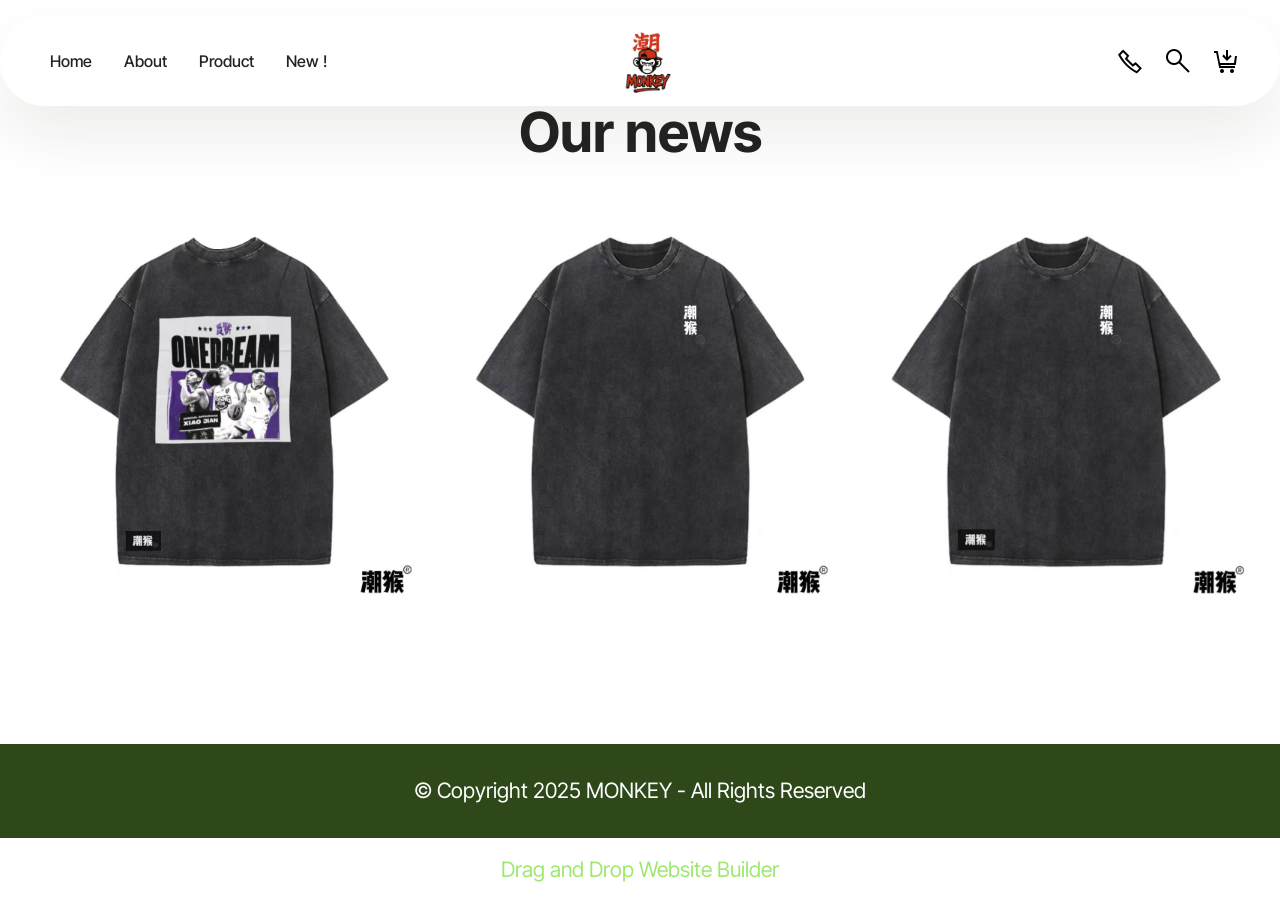
<file: page3.html>
<!DOCTYPE html>
<html  >
<head>
  <!-- Site made with Mobirise Website Builder v6.1.4, https://mobirise.com -->
  <meta charset="UTF-8">
  <meta http-equiv="X-UA-Compatible" content="IE=edge">
  <meta name="generator" content="Mobirise v6.1.4, mobirise.com">
  <meta name="viewport" content="width=device-width, initial-scale=1, minimum-scale=1">
  <link rel="shortcut icon" href="assets/images/monkey.jpg" type="image/x-icon">
  <meta name="description" content="">
  
  
  <title>NEW</title>
  <link rel="stylesheet" href="assets/web/assets/mobirise-icons2/mobirise2.css">
  <link rel="stylesheet" href="assets/bootstrap/css/bootstrap.min.css">
  <link rel="stylesheet" href="assets/dropdown/css/style.css">
  <link rel="stylesheet" href="assets/theme/css/style.css">
  <link rel="preload" href="https://fonts.googleapis.com/css?family=Inter+Tight:100,200,300,400,500,600,700,800,900,100i,200i,300i,400i,500i,600i,700i,800i,900i&display=swap" as="style" onload="this.onload=null;this.rel='stylesheet'">
  <noscript><link rel="stylesheet" href="https://fonts.googleapis.com/css?family=Inter+Tight:100,200,300,400,500,600,700,800,900,100i,200i,300i,400i,500i,600i,700i,800i,900i&display=swap"></noscript>
  <link rel="preload" as="style" href="assets/mobirise/css/mbr-additional.css?v=htK3Pu"><link rel="stylesheet" href="assets/mobirise/css/mbr-additional.css?v=htK3Pu" type="text/css">

  
  
  
</head>
<body>
  
  <section data-bs-version="5.1" class="menu menu3 cid-uYOqZHu98b" once="menu" id="menu03-g">
	

	<nav class="navbar navbar-dropdown navbar-fixed-top navbar-expand-lg">
		<div class="container">
			<div class="navbar-brand">
				<span class="navbar-logo">
					<a href="index.html">
						<img src="assets/images/monkey-remove.png" alt="Mobirise Website Builder" style="height: 4rem;">
					</a>
				</span>
				
			</div>
			<button class="navbar-toggler" type="button" data-toggle="collapse" data-bs-toggle="collapse" data-target="#navbarSupportedContent" data-bs-target="#navbarSupportedContent" aria-controls="navbarNavAltMarkup" aria-expanded="false" aria-label="Toggle navigation">
				<div class="hamburger">
					<span></span>
					<span></span>
					<span></span>
					<span></span>
				</div>
			</button>
			<div class="collapse navbar-collapse" id="navbarSupportedContent">
				<ul class="navbar-nav nav-dropdown nav-right" data-app-modern-menu="true"><li class="nav-item">
						<a class="nav-link link text-black text-primary display-4" href="index.html">Home</a>
					</li><li class="nav-item"><a class="nav-link link text-black text-primary display-4" href="page1.html">About</a></li>
					<li class="nav-item">
						<a class="nav-link link text-black show text-primary display-4" href="page2.html" aria-expanded="false">Product</a>
					</li>
					<li class="nav-item">
						<a class="nav-link link text-black text-primary display-4" href="page3.html">New !</a>
					</li></ul>
				<div class="icons-menu">
					<a class="iconfont-wrapper" href="https://wa.me/601133230899?text=Hi here is MONKEY support ">
						<span class="p-2 mbr-iconfont mobi-mbri-phone mobi-mbri"></span>
					</a>
					<a class="iconfont-wrapper" href="https://mobiri.se">
						<span class="p-2 mbr-iconfont mobi-mbri-search mobi-mbri"></span>
					</a>
					<a class="iconfont-wrapper" href="https://mobiri.se">
						<span class="p-2 mbr-iconfont mobi-mbri-cart-add mobi-mbri"></span>
					</a>
					
				</div>
				
			</div>
		</div>
	</nav>
</section>

<section data-bs-version="5.1" class="news08 cid-uYXBRw9CyX" id="news08-h">
  
  
  <div class="container">
    <div class="row justify-content-center mb-5">
      <div class="col-12 content-head">
        <div class="mbr-section-head">
          <h4 class="mbr-section-title mbr-fonts-style align-center mb-0 display-2">
            <strong>Our news</strong>
          </h4>
          
        </div>
      </div>
    </div>
    <div class="row">
      <div class="item features-image col-12 col-md-6 col-lg-4 active">
        <div class="item-wrapper">
          <div class="item-img mb-3">
            <img src="assets/images/2.jpg" alt="Mobirise Website Builder" title="">
          </div>
          
        </div>
      </div>
      <div class="item features-image col-12 col-md-6 col-lg-4">
        <div class="item-wrapper">
          <div class="item-img mb-3">
            <img src="assets/images/3.jpg" alt="Mobirise Website Builder" title="" data-slide-to="1" data-bs-slide-to="1">
          </div>
          
        </div>
      </div>
      <div class="item features-image col-12 col-md-6 col-lg-4">
        <div class="item-wrapper">
          <div class="item-img mb-3">
            <img src="assets/images/5.jpg" alt="Mobirise Website Builder" title="" data-slide-to="2" data-bs-slide-to="2">
          </div>
          
        </div>
      </div>

    </div>
  </div>
</section>

<section data-bs-version="5.1" class="footer4 cid-uZ033DI4RM" once="footers" id="footer04-j">

    

    

    <div class="container">
        <div class="media-container-row align-center mbr-white">
            <div class="col-12">
                <p class="mbr-text mb-0 mbr-fonts-style display-7">
                    © Copyright 2025 MONKEY - All Rights Reserved
                </p>
            </div>
        </div>
    </div>
</section><section class="display-7" style="padding: 0;align-items: center;justify-content: center;flex-wrap: wrap;    align-content: center;display: flex;position: relative;height: 4rem;"><a href="https://mobiri.se/" style="flex: 1 1;height: 4rem;position: absolute;width: 100%;z-index: 1;"><img alt="" style="height: 4rem;" src="[data-uri]"></a><p style="margin: 0;text-align: center;" class="display-7">&#8204;</p><a style="z-index:1" href="https://mobirise.com/drag-drop-website-builder.html">Drag and Drop Website Builder</a></section><script src="assets/bootstrap/js/bootstrap.bundle.min.js"></script>  <script src="assets/smoothscroll/smooth-scroll.js"></script>  <script src="assets/ytplayer/index.js"></script>  <script src="assets/dropdown/js/navbar-dropdown.js"></script>  <script src="assets/theme/js/script.js"></script>  
  
  
</body>
</html>
</file>
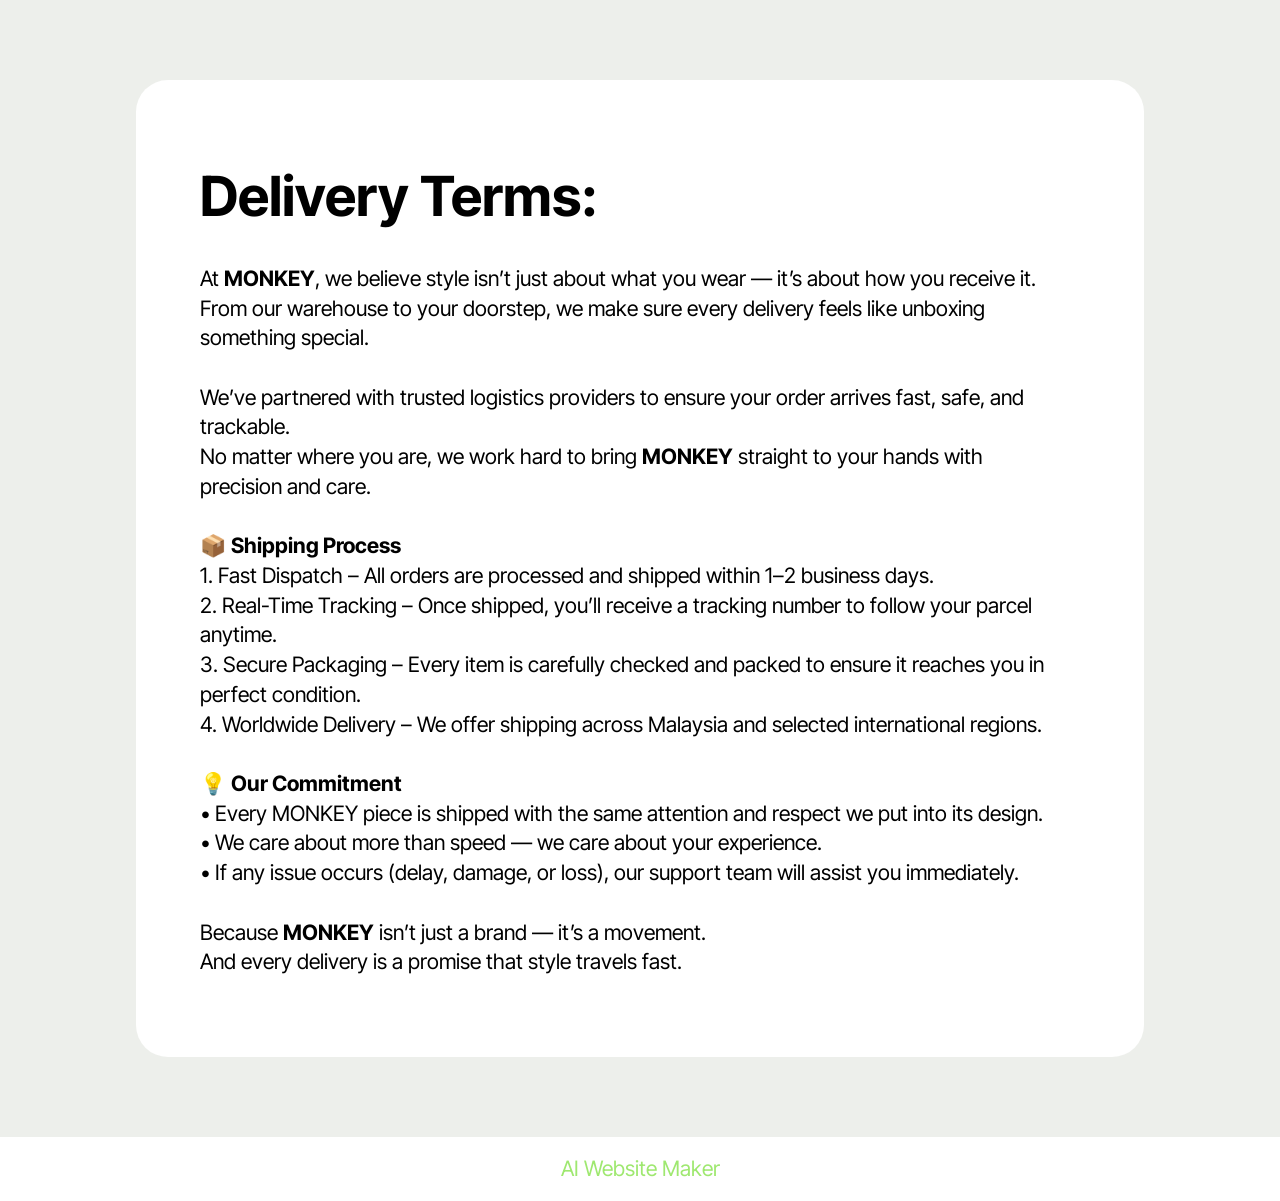
<file: page4.html>
<!DOCTYPE html>
<html  >
<head>
  <!-- Site made with Mobirise Website Builder v6.1.4, https://mobirise.com -->
  <meta charset="UTF-8">
  <meta http-equiv="X-UA-Compatible" content="IE=edge">
  <meta name="generator" content="Mobirise v6.1.4, mobirise.com">
  <meta name="viewport" content="width=device-width, initial-scale=1, minimum-scale=1">
  <link rel="shortcut icon" href="assets/images/monkey.jpg" type="image/x-icon">
  <meta name="description" content="">
  
  
  <title>Learn more</title>
  <link rel="stylesheet" href="assets/bootstrap/css/bootstrap.min.css">
  <link rel="stylesheet" href="assets/theme/css/style.css">
  <link rel="preload" href="https://fonts.googleapis.com/css?family=Inter+Tight:100,200,300,400,500,600,700,800,900,100i,200i,300i,400i,500i,600i,700i,800i,900i&display=swap" as="style" onload="this.onload=null;this.rel='stylesheet'">
  <noscript><link rel="stylesheet" href="https://fonts.googleapis.com/css?family=Inter+Tight:100,200,300,400,500,600,700,800,900,100i,200i,300i,400i,500i,600i,700i,800i,900i&display=swap"></noscript>
  <link rel="preload" as="style" href="assets/mobirise/css/mbr-additional.css?v=ujm5ui"><link rel="stylesheet" href="assets/mobirise/css/mbr-additional.css?v=ujm5ui" type="text/css">

  
  
  
</head>
<body>
  
  <section data-bs-version="5.1" class="article07 cid-uZ0gqN2lGW" id="article07-n">
  

  
  
  <div class="container">
    <div class="row justify-content-center">
      <div class="card col-md-12 col-lg-10">
        <div class="card-wrapper">
          <h3 class="card-title mbr-fonts-style mbr-white mt-3 mb-4 display-2">
            <strong>Delivery Terms:</strong>
          </h3>
          <div class="row card-box align-left">
            <div class="item features-without-image col-12">
              <div class="item-wrapper">
                
                <p class="mbr-text mbr-fonts-style display-7">At <strong>MONKEY</strong>, we believe style isn’t just about what you wear — it’s about how you receive it.<br>From our warehouse to your doorstep, we make sure every delivery feels like unboxing something special.<br><br>We’ve partnered with trusted logistics providers to ensure your order arrives fast, safe, and trackable.<br>No matter where you are, we work hard to bring <strong>MONKEY</strong> straight to your hands with precision and care.<br><br>📦 <strong>Shipping Process</strong><br>	1.	Fast Dispatch – All orders are processed and shipped within 1–2 business days.<br>	2.	Real-Time Tracking – Once shipped, you’ll receive a tracking number to follow your parcel anytime.<br>	3.	Secure Packaging – Every item is carefully checked and packed to ensure it reaches you in perfect condition.<br>	4.	Worldwide Delivery – We offer shipping across Malaysia and selected international regions.<br><br>💡 <strong>Our Commitment</strong><br>	•	Every MONKEY piece is shipped with the same attention and respect we put into its design.<br>	•	We care about more than speed — we care about your experience.<br>	•	If any issue occurs (delay, damage, or loss), our support team will assist you immediately.<br><br>Because <strong>MONKEY</strong> isn’t just a brand — it’s a movement.<br>And every delivery is a promise that style travels fast.</p>
              </div>
            </div>
            
            
            
          </div>
          
        </div>
      </div>
    </div>
  </div>
</section><section class="display-7" style="padding: 0;align-items: center;justify-content: center;flex-wrap: wrap;    align-content: center;display: flex;position: relative;height: 4rem;"><a href="https://mobiri.se/" style="flex: 1 1;height: 4rem;position: absolute;width: 100%;z-index: 1;"><img alt="" style="height: 4rem;" src="[data-uri]"></a><p style="margin: 0;text-align: center;" class="display-7">&#8204;</p><a style="z-index:1" href="https://mobirise.com/builder/ai-website-maker.html">AI Website Maker</a></section><script src="assets/bootstrap/js/bootstrap.bundle.min.js"></script>  <script src="assets/smoothscroll/smooth-scroll.js"></script>  <script src="assets/ytplayer/index.js"></script>  <script src="assets/theme/js/script.js"></script>  
  
  
</body>
</html>
</file>
<file: assets/web/assets/mobirise-icons2/mobirise2.css>
@font-face {
  font-family: 'Moririse2';
  font-display: swap;
  src:  url('mobirise2.eot?f2bix4');
  src:  url('mobirise2.eot?f2bix4#iefix') format('embedded-opentype'),
    url('mobirise2.ttf?f2bix4') format('truetype'),
    url('mobirise2.woff?f2bix4') format('woff'),
    url('mobirise2.svg?f2bix4#mobirise2') format('svg');
  font-weight: normal;
  font-style: normal;
}

[class^="mobi-"], [class*=" mobi-"] {
  /* use !important to prevent issues with browser extensions that change fonts */
  font-family: 'Moririse2' !important;
  speak: none;
  font-style: normal;
  font-weight: normal;
  font-variant: normal;
  text-transform: none;
  line-height: 1;

  /* Better Font Rendering =========== */
  -webkit-font-smoothing: antialiased;
  -moz-osx-font-smoothing: grayscale;
}

.mobi-mbri-add-submenu:before {
  content: "\e900";
}
.mobi-mbri-alert:before {
  content: "\e901";
}
.mobi-mbri-align-center:before {
  content: "\e902";
}
.mobi-mbri-align-justify:before {
  content: "\e903";
}
.mobi-mbri-align-left:before {
  content: "\e904";
}
.mobi-mbri-align-right:before {
  content: "\e905";
}
.mobi-mbri-android:before {
  content: "\e906";
}
.mobi-mbri-apple:before {
  content: "\e907";
}
.mobi-mbri-arrow-down:before {
  content: "\e908";
}
.mobi-mbri-arrow-next:before {
  content: "\e909";
}
.mobi-mbri-arrow-prev:before {
  content: "\e90a";
}
.mobi-mbri-arrow-up:before {
  content: "\e90b";
}
.mobi-mbri-bold:before {
  content: "\e90c";
}
.mobi-mbri-bookmark:before {
  content: "\e90d";
}
.mobi-mbri-bootstrap:before {
  content: "\e90e";
}
.mobi-mbri-briefcase:before {
  content: "\e90f";
}
.mobi-mbri-browse:before {
  content: "\e910";
}
.mobi-mbri-bulleted-list:before {
  content: "\e911";
}
.mobi-mbri-calendar:before {
  content: "\e912";
}
.mobi-mbri-camera:before {
  content: "\e913";
}
.mobi-mbri-cart-add:before {
  content: "\e914";
}
.mobi-mbri-cart-full:before {
  content: "\e915";
}
.mobi-mbri-cash:before {
  content: "\e916";
}
.mobi-mbri-change-style:before {
  content: "\e917";
}
.mobi-mbri-chat:before {
  content: "\e918";
}
.mobi-mbri-clock:before {
  content: "\e919";
}
.mobi-mbri-close:before {
  content: "\e91a";
}
.mobi-mbri-cloud:before {
  content: "\e91b";
}
.mobi-mbri-code:before {
  content: "\e91c";
}
.mobi-mbri-contact-form:before {
  content: "\e91d";
}
.mobi-mbri-credit-card:before {
  content: "\e91e";
}
.mobi-mbri-cursor-click:before {
  content: "\e91f";
}
.mobi-mbri-cust-feedback:before {
  content: "\e920";
}
.mobi-mbri-database:before {
  content: "\e921";
}
.mobi-mbri-delivery:before {
  content: "\e922";
}
.mobi-mbri-desktop:before {
  content: "\e923";
}
.mobi-mbri-devices:before {
  content: "\e924";
}
.mobi-mbri-down:before {
  content: "\e925";
}
.mobi-mbri-download-2:before {
  content: "\e926";
}
.mobi-mbri-download:before {
  content: "\e927";
}
.mobi-mbri-drag-n-drop-2:before {
  content: "\e928";
}
.mobi-mbri-drag-n-drop:before {
  content: "\e929";
}
.mobi-mbri-edit-2:before {
  content: "\e92a";
}
.mobi-mbri-edit:before {
  content: "\e92b";
}
.mobi-mbri-error:before {
  content: "\e92c";
}
.mobi-mbri-extension:before {
  content: "\e92d";
}
.mobi-mbri-features:before {
  content: "\e92e";
}
.mobi-mbri-file:before {
  content: "\e92f";
}
.mobi-mbri-flag:before {
  content: "\e930";
}
.mobi-mbri-folder:before {
  content: "\e931";
}
.mobi-mbri-gift:before {
  content: "\e932";
}
.mobi-mbri-github:before {
  content: "\e933";
}
.mobi-mbri-globe-2:before {
  content: "\e934";
}
.mobi-mbri-globe:before {
  content: "\e935";
}
.mobi-mbri-growing-chart:before {
  content: "\e936";
}
.mobi-mbri-hearth:before {
  content: "\e937";
}
.mobi-mbri-help:before {
  content: "\e938";
}
.mobi-mbri-home:before {
  content: "\e939";
}
.mobi-mbri-hot-cup:before {
  content: "\e93a";
}
.mobi-mbri-idea:before {
  content: "\e93b";
}
.mobi-mbri-image-gallery:before {
  content: "\e93c";
}
.mobi-mbri-image-slider:before {
  content: "\e93d";
}
.mobi-mbri-info:before {
  content: "\e93e";
}
.mobi-mbri-italic:before {
  content: "\e93f";
}
.mobi-mbri-key:before {
  content: "\e940";
}
.mobi-mbri-laptop:before {
  content: "\e941";
}
.mobi-mbri-layers:before {
  content: "\e942";
}
.mobi-mbri-left-right:before {
  content: "\e943";
}
.mobi-mbri-left:before {
  content: "\e944";
}
.mobi-mbri-letter:before {
  content: "\e945";
}
.mobi-mbri-like:before {
  content: "\e946";
}
.mobi-mbri-link:before {
  content: "\e947";
}
.mobi-mbri-lock:before {
  content: "\e948";
}
.mobi-mbri-login:before {
  content: "\e949";
}
.mobi-mbri-logout:before {
  content: "\e94a";
}
.mobi-mbri-magic-stick:before {
  content: "\e94b";
}
.mobi-mbri-map-pin:before {
  content: "\e94c";
}
.mobi-mbri-menu:before {
  content: "\e94d";
}
.mobi-mbri-mobile-2:before {
  content: "\e94e";
}
.mobi-mbri-mobile-horizontal:before {
  content: "\e94f";
}
.mobi-mbri-mobile:before {
  content: "\e950";
}
.mobi-mbri-mobirise:before {
  content: "\e951";
}
.mobi-mbri-more-horizontal:before {
  content: "\e952";
}
.mobi-mbri-more-vertical:before {
  content: "\e953";
}
.mobi-mbri-music:before {
  content: "\e954";
}
.mobi-mbri-new-file:before {
  content: "\e955";
}
.mobi-mbri-numbered-list:before {
  content: "\e956";
}
.mobi-mbri-opened-folder:before {
  content: "\e957";
}
.mobi-mbri-pages:before {
  content: "\e958";
}
.mobi-mbri-paper-plane:before {
  content: "\e959";
}
.mobi-mbri-paperclip:before {
  content: "\e95a";
}
.mobi-mbri-phone:before {
  content: "\e95b";
}
.mobi-mbri-photo:before {
  content: "\e95c";
}
.mobi-mbri-photos:before {
  content: "\e95d";
}
.mobi-mbri-pin:before {
  content: "\e95e";
}
.mobi-mbri-play:before {
  content: "\e95f";
}
.mobi-mbri-plus:before {
  content: "\e960";
}
.mobi-mbri-preview:before {
  content: "\e961";
}
.mobi-mbri-print:before {
  content: "\e962";
}
.mobi-mbri-protect:before {
  content: "\e963";
}
.mobi-mbri-question:before {
  content: "\e964";
}
.mobi-mbri-quote-left:before {
  content: "\e965";
}
.mobi-mbri-quote-right:before {
  content: "\e966";
}
.mobi-mbri-redo:before {
  content: "\e967";
}
.mobi-mbri-refresh:before {
  content: "\e968";
}
.mobi-mbri-responsive-2:before {
  content: "\e969";
}
.mobi-mbri-responsive:before {
  content: "\e96a";
}
.mobi-mbri-right:before {
  content: "\e96b";
}
.mobi-mbri-rocket:before {
  content: "\e96c";
}
.mobi-mbri-sad-face:before {
  content: "\e96d";
}
.mobi-mbri-sale:before {
  content: "\e96e";
}
.mobi-mbri-save:before {
  content: "\e96f";
}
.mobi-mbri-search:before {
  content: "\e970";
}
.mobi-mbri-setting-2:before {
  content: "\e971";
}
.mobi-mbri-setting-3:before {
  content: "\e972";
}
.mobi-mbri-setting:before {
  content: "\e973";
}
.mobi-mbri-share:before {
  content: "\e974";
}
.mobi-mbri-shopping-bag:before {
  content: "\e975";
}
.mobi-mbri-shopping-basket:before {
  content: "\e976";
}
.mobi-mbri-shopping-cart:before {
  content: "\e977";
}
.mobi-mbri-sites:before {
  content: "\e978";
}
.mobi-mbri-smile-face:before {
  content: "\e979";
}
.mobi-mbri-speed:before {
  content: "\e97a";
}
.mobi-mbri-star:before {
  content: "\e97b";
}
.mobi-mbri-success:before {
  content: "\e97c";
}
.mobi-mbri-sun:before {
  content: "\e97d";
}
.mobi-mbri-sun2:before {
  content: "\e97e";
}
.mobi-mbri-tablet-vertical:before {
  content: "\e97f";
}
.mobi-mbri-tablet:before {
  content: "\e980";
}
.mobi-mbri-target:before {
  content: "\e981";
}
.mobi-mbri-timer:before {
  content: "\e982";
}
.mobi-mbri-to-ftp:before {
  content: "\e983";
}
.mobi-mbri-to-local-drive:before {
  content: "\e984";
}
.mobi-mbri-touch-swipe:before {
  content: "\e985";
}
.mobi-mbri-touch:before {
  content: "\e986";
}
.mobi-mbri-trash:before {
  content: "\e987";
}
.mobi-mbri-underline:before {
  content: "\e988";
}
.mobi-mbri-undo:before {
  content: "\e989";
}
.mobi-mbri-unlink:before {
  content: "\e98a";
}
.mobi-mbri-unlock:before {
  content: "\e98b";
}
.mobi-mbri-up-down:before {
  content: "\e98c";
}
.mobi-mbri-up:before {
  content: "\e98d";
}
.mobi-mbri-update:before {
  content: "\e98e";
}
.mobi-mbri-upload-2:before {
  content: "\e98f";
}
.mobi-mbri-upload:before {
  content: "\e990";
}
.mobi-mbri-user-2:before {
  content: "\e991";
}
.mobi-mbri-user:before {
  content: "\e992";
}
.mobi-mbri-users:before {
  content: "\e993";
}
.mobi-mbri-video-play:before {
  content: "\e994";
}
.mobi-mbri-video:before {
  content: "\e995";
}
.mobi-mbri-watch:before {
  content: "\e996";
}
.mobi-mbri-website-theme-2:before {
  content: "\e997";
}
.mobi-mbri-website-theme:before {
  content: "\e998";
}
.mobi-mbri-wifi:before {
  content: "\e999";
}
.mobi-mbri-windows:before {
  content: "\e99a";
}
.mobi-mbri-zoom-in:before {
  content: "\e99b";
}
.mobi-mbri-zoom-out:before {
  content: "\e99c";
}
</file>
<file: assets/parallax/jarallax.css>
.jarallax {
    position: relative;
    z-index: 0;
}
.jarallax > .jarallax-img {
    position: absolute;
    object-fit: cover;
    /* support for plugin https://github.com/bfred-it/object-fit-images */
    font-family: 'object-fit: cover;';
    top: 0;
    left: 0;
    width: 100%;
    height: 100%;
    z-index: -1;
}
</file>
<file: assets/dropdown/css/style.css>
.navbar-dropdown {
  left: 0;
  padding: 0;
  position: absolute;
  right: 0;
  top: 0;
  transition: all 0.45s ease;
  z-index: 1030;
  background: #282828; }
  .navbar-dropdown .navbar-logo {
    margin-right: 0.8rem;
    transition: margin 0.3s ease-in-out;
    vertical-align: middle; }
    .navbar-dropdown .navbar-logo img {
      height: 3.125rem;
      transition: all 0.3s ease-in-out; }
    .navbar-dropdown .navbar-logo.mbr-iconfont {
      font-size: 3.125rem;
      line-height: 3.125rem; }
  .navbar-dropdown .navbar-caption {
    font-weight: 700;
    white-space: normal;
    vertical-align: -4px;
    line-height: 3.125rem !important; }
    .navbar-dropdown .navbar-caption, .navbar-dropdown .navbar-caption:hover {
      color: inherit;
      text-decoration: none; }
  .navbar-dropdown .mbr-iconfont + .navbar-caption {
    vertical-align: -1px; }
  .navbar-dropdown.navbar-fixed-top {
    position: fixed; }
  .navbar-dropdown .navbar-brand span {
    vertical-align: -4px; }
  .navbar-dropdown.bg-color.transparent {
    background: none; }
  .navbar-dropdown.navbar-short .navbar-brand {
    padding: 0.625rem 0; }
    .navbar-dropdown.navbar-short .navbar-brand span {
      vertical-align: -1px; }
  .navbar-dropdown.navbar-short .navbar-caption {
    line-height: 2.375rem !important;
    vertical-align: -2px; }
  .navbar-dropdown.navbar-short .navbar-logo {
    margin-right: 0.5rem; }
    .navbar-dropdown.navbar-short .navbar-logo img {
      height: 2.375rem; }
    .navbar-dropdown.navbar-short .navbar-logo.mbr-iconfont {
      font-size: 2.375rem;
      line-height: 2.375rem; }
  .navbar-dropdown.navbar-short .mbr-table-cell {
    height: 3.625rem; }
  .navbar-dropdown .navbar-close {
    left: 0.6875rem;
    position: fixed;
    top: 0.75rem;
    z-index: 1000; }
  .navbar-dropdown .hamburger-icon {
    content: "";
    display: inline-block;
    vertical-align: middle;
    width: 16px;
    -webkit-box-shadow: 0 -6px 0 1px #282828,0 0 0 1px #282828,0 6px 0 1px #282828;
    -moz-box-shadow: 0 -6px 0 1px #282828,0 0 0 1px #282828,0 6px 0 1px #282828;
    box-shadow: 0 -6px 0 1px #282828,0 0 0 1px #282828,0 6px 0 1px #282828; }

.dropdown-menu .dropdown-toggle[data-toggle="dropdown-submenu"]::after {
  border-bottom: 0.35em solid transparent;
  border-left: 0.35em solid;
  border-right: 0;
  border-top: 0.35em solid transparent;
  margin-left: 0.3rem; }

.dropdown-menu .dropdown-item:focus {
  outline: 0; }

.nav-dropdown {
  font-size: 0.75rem;
  font-weight: 500;
  height: auto !important; }
  .nav-dropdown .nav-btn {
    padding-left: 1rem; }
  .nav-dropdown .link {
    margin: .667em 1.667em;
    font-weight: 500;
    padding: 0;
    transition: color .2s ease-in-out; }
    .nav-dropdown .link.dropdown-toggle {
      margin-right: 2.583em; }
      .nav-dropdown .link.dropdown-toggle::after {
        margin-left: .25rem;
        border-top: 0.35em solid;
        border-right: 0.35em solid transparent;
        border-left: 0.35em solid transparent;
        border-bottom: 0; }
      .nav-dropdown .link.dropdown-toggle[aria-expanded="true"] {
        margin: 0;
        padding: 0.667em 3.263em  0.667em 1.667em; }
  .nav-dropdown .link::after,
  .nav-dropdown .dropdown-item::after {
    color: inherit; }
  .nav-dropdown .btn {
    font-size: 0.75rem;
    font-weight: 700;
    letter-spacing: 0;
    margin-bottom: 0;
    padding-left: 1.25rem;
    padding-right: 1.25rem; }
  .nav-dropdown .dropdown-menu {
    border-radius: 0;
    border: 0;
    left: 0;
    margin: 0;
    padding-bottom: 1.25rem;
    padding-top: 1.25rem;
    position: relative; }
  .nav-dropdown .dropdown-submenu {
    margin-left: 0.125rem;
    top: 0; }
  .nav-dropdown .dropdown-item {
    font-weight: 500;
    line-height: 2;
    padding: 0.3846em 4.615em 0.3846em 1.5385em;
    position: relative;
    transition: color .2s ease-in-out, background-color .2s ease-in-out; }
    .nav-dropdown .dropdown-item::after {
      margin-top: -0.3077em;
      position: absolute;
      right: 1.1538em;
      top: 50%; }
    .nav-dropdown .dropdown-item:focus, .nav-dropdown .dropdown-item:hover {
      background: none; }

@media (max-width: 767px) {
  .nav-dropdown.navbar-toggleable-sm {
    bottom: 0;
    display: none;
    left: 0;
    overflow-x: hidden;
    position: fixed;
    top: 0;
    transform: translateX(-100%);
    -ms-transform: translateX(-100%);
    -webkit-transform: translateX(-100%);
    width: 18.75rem;
    z-index: 999; } }
.nav-dropdown.navbar-toggleable-xl {
  bottom: 0;
  display: none;
  left: 0;
  overflow-x: hidden;
  position: fixed;
  top: 0;
  transform: translateX(-100%);
  -ms-transform: translateX(-100%);
  -webkit-transform: translateX(-100%);
  width: 18.75rem;
  z-index: 999; }

.nav-dropdown-sm {
  display: block !important;
  overflow-x: hidden;
  overflow: auto;
  padding-top: 3.875rem; }
  .nav-dropdown-sm::after {
    content: "";
    display: block;
    height: 3rem;
    width: 100%; }
  .nav-dropdown-sm.collapse.in ~ .navbar-close {
    display: block !important; }
  .nav-dropdown-sm.collapsing, .nav-dropdown-sm.collapse.in {
    transform: translateX(0);
    -ms-transform: translateX(0);
    -webkit-transform: translateX(0);
    transition: all 0.25s ease-out;
    -webkit-transition: all 0.25s ease-out;
    background: #282828; }
  .nav-dropdown-sm.collapsing[aria-expanded="false"] {
    transform: translateX(-100%);
    -ms-transform: translateX(-100%);
    -webkit-transform: translateX(-100%); }
  .nav-dropdown-sm .nav-item {
    display: block;
    margin-left: 0 !important;
    padding-left: 0; }
  .nav-dropdown-sm .link,
  .nav-dropdown-sm .dropdown-item {
    border-top: 1px dotted rgba(255, 255, 255, 0.1);
    font-size: 0.8125rem;
    line-height: 1.6;
    margin: 0 !important;
    padding: 0.875rem 2.4rem 0.875rem 1.5625rem !important;
    position: relative;
    white-space: normal; }
    .nav-dropdown-sm .link:focus, .nav-dropdown-sm .link:hover,
    .nav-dropdown-sm .dropdown-item:focus,
    .nav-dropdown-sm .dropdown-item:hover {
      background: rgba(0, 0, 0, 0.2) !important;
      color: #c0a375; }
  .nav-dropdown-sm .nav-btn {
    position: relative;
    padding: 1.5625rem 1.5625rem 0 1.5625rem; }
    .nav-dropdown-sm .nav-btn::before {
      border-top: 1px dotted rgba(255, 255, 255, 0.1);
      content: "";
      left: 0;
      position: absolute;
      top: 0;
      width: 100%; }
    .nav-dropdown-sm .nav-btn + .nav-btn {
      padding-top: 0.625rem; }
      .nav-dropdown-sm .nav-btn + .nav-btn::before {
        display: none; }
  .nav-dropdown-sm .btn {
    padding: 0.625rem 0; }
  .nav-dropdown-sm .dropdown-toggle[data-toggle="dropdown-submenu"]::after {
    margin-left: .25rem;
    border-top: 0.35em solid;
    border-right: 0.35em solid transparent;
    border-left: 0.35em solid transparent;
    border-bottom: 0; }
  .nav-dropdown-sm .dropdown-toggle[data-toggle="dropdown-submenu"][aria-expanded="true"]::after {
    border-top: 0;
    border-right: 0.35em solid transparent;
    border-left: 0.35em solid transparent;
    border-bottom: 0.35em solid; }
  .nav-dropdown-sm .dropdown-menu {
    margin: 0;
    padding: 0;
    position: relative;
    top: 0;
    left: 0;
    width: 100%;
    border: 0;
    float: none;
    border-radius: 0;
    background: none; }
  .nav-dropdown-sm .dropdown-submenu {
    left: 100%;
    margin-left: 0.125rem;
    margin-top: -1.25rem;
    top: 0; }

.navbar-toggleable-sm .nav-dropdown .dropdown-menu {
  position: absolute; }

.navbar-toggleable-sm .nav-dropdown .dropdown-submenu {
  left: 100%;
  margin-left: 0.125rem;
  margin-top: -1.25rem;
  top: 0; }

.navbar-toggleable-sm.opened .nav-dropdown .dropdown-menu {
  position: relative; }

.navbar-toggleable-sm.opened .nav-dropdown .dropdown-submenu {
  left: 0;
  margin-left: 00rem;
  margin-top: 0rem;
  top: 0; }

.is-builder .nav-dropdown.collapsing {
  transition: none !important; }
</file>
<file: assets/theme/css/style.css>
@charset "UTF-8";
section {
  background-color: #ffffff;
}

body {
  font-style: normal;
  line-height: 1.5;
  font-weight: 400;
  color: #232323;
  position: relative;
}

button {
  background-color: transparent;
  border-color: transparent;
}

.embla__button,
.carousel-control {
  background-color: #edefea !important;
  opacity: 0.8 !important;
  color: #464845 !important;
  border-color: #edefea !important;
}

.carousel .close,
.modalWindow .close {
  background-color: #edefea !important;
  color: #464845 !important;
  border-color: #edefea !important;
  opacity: 0.8 !important;
}

.carousel .close:hover,
.modalWindow .close:hover {
  opacity: 1 !important;
}

.carousel-indicators li {
  background-color: #edefea !important;
  border: 2px solid #464845 !important;
}

.carousel-indicators li:hover,
.carousel-indicators li:active {
  opacity: 0.8 !important;
}

.embla__button:hover,
.carousel-control:hover {
  background-color: #edefea !important;
  opacity: 1 !important;
}

.modalWindow-video-container {
  height: 80%;
}

section,
.container,
.container-fluid {
  position: relative;
  word-wrap: break-word;
}

a.mbr-iconfont:hover {
  text-decoration: none;
}

.article .lead p,
.article .lead ul,
.article .lead ol,
.article .lead pre,
.article .lead blockquote {
  margin-bottom: 0;
}

a {
  font-style: normal;
  font-weight: 400;
  cursor: pointer;
}
a, a:hover {
  text-decoration: none;
}

.mbr-section-title {
  font-style: normal;
  line-height: 1.3;
}

.mbr-section-subtitle {
  line-height: 1.3;
}

.mbr-text {
  font-style: normal;
  line-height: 1.7;
}

h1,
h2,
h3,
h4,
h5,
h6,
.display-1,
.display-2,
.display-4,
.display-5,
.display-7,
span,
p,
a {
  line-height: 1;
  word-break: break-word;
  word-wrap: break-word;
  font-weight: 400;
}

b,
strong {
  font-weight: bold;
}

input:-webkit-autofill, input:-webkit-autofill:hover, input:-webkit-autofill:focus, input:-webkit-autofill:active {
  transition-delay: 9999s;
  -webkit-transition-property: background-color, color;
  transition-property: background-color, color;
}

textarea[type=hidden] {
  display: none;
}

section {
  background-position: 50% 50%;
  background-repeat: no-repeat;
  background-size: cover;
}
section .mbr-background-video,
section .mbr-background-video-preview {
  position: absolute;
  bottom: 0;
  left: 0;
  right: 0;
  top: 0;
}

.hidden {
  visibility: hidden;
}

.mbr-z-index20 {
  z-index: 20;
}

/*! Base colors */
.mbr-white {
  color: #ffffff;
}

.mbr-black {
  color: #111111;
}

.mbr-bg-white {
  background-color: #ffffff;
}

.mbr-bg-black {
  background-color: #000000;
}

/*! Text-aligns */
.align-left {
  text-align: left;
}

.align-center {
  text-align: center;
}

.align-right {
  text-align: right;
}

/*! Font-weight  */
.mbr-light {
  font-weight: 300;
}

.mbr-regular {
  font-weight: 400;
}

.mbr-semibold {
  font-weight: 500;
}

.mbr-bold {
  font-weight: 700;
}

/*! Media  */
.media-content {
  flex-basis: 100%;
}

.media-container-row {
  display: flex;
  flex-direction: row;
  flex-wrap: wrap;
  justify-content: center;
  align-content: center;
  align-items: start;
}
.media-container-row .media-size-item {
  width: 400px;
}

.media-container-column {
  display: flex;
  flex-direction: column;
  flex-wrap: wrap;
  justify-content: center;
  align-content: center;
  align-items: stretch;
}
.media-container-column > * {
  width: 100%;
}

@media (min-width: 992px) {
  .media-container-row {
    flex-wrap: nowrap;
  }
}
figure {
  margin-bottom: 0;
  overflow: hidden;
}

figure[mbr-media-size] {
  transition: width 0.1s;
}

img,
iframe {
  display: block;
  width: 100%;
}

.card {
  background-color: transparent;
  border: none;
}

.card-box {
  width: 100%;
}

.card-img {
  text-align: center;
  flex-shrink: 0;
  -webkit-flex-shrink: 0;
}

.media {
  max-width: 100%;
  margin: 0 auto;
}

.mbr-figure {
  align-self: center;
}

.media-container > div {
  max-width: 100%;
}

.mbr-figure img,
.card-img img {
  width: 100%;
}

@media (max-width: 991px) {
  .media-size-item {
    width: auto !important;
  }
  .media {
    width: auto;
  }
  .mbr-figure {
    width: 100% !important;
  }
}
/*! Buttons */
.mbr-section-btn {
  margin-left: -0.6rem;
  margin-right: -0.6rem;
  font-size: 0;
}

.btn {
  font-weight: 600;
  border-width: 1px;
  font-style: normal;
  margin: 0.6rem 0.6rem;
  white-space: normal;
  transition: all 0.2s ease-in-out;
  display: inline-flex;
  align-items: center;
  justify-content: center;
  word-break: break-word;
}

.btn-sm {
  font-weight: 600;
  letter-spacing: 0px;
  transition: all 0.3s ease-in-out;
}

.btn-md {
  font-weight: 600;
  letter-spacing: 0px;
  transition: all 0.3s ease-in-out;
}

.btn-lg {
  font-weight: 600;
  letter-spacing: 0px;
  transition: all 0.3s ease-in-out;
}

.btn-form {
  margin: 0;
}
.btn-form:hover {
  cursor: pointer;
}

nav .mbr-section-btn {
  margin-left: 0rem;
  margin-right: 0rem;
}

/*! Btn icon margin */
.btn .mbr-iconfont,
.btn.btn-sm .mbr-iconfont {
  order: 1;
  cursor: pointer;
  margin-left: 0.5rem;
  vertical-align: sub;
}

.btn.btn-md .mbr-iconfont,
.btn.btn-md .mbr-iconfont {
  margin-left: 0.8rem;
}

.mbr-regular {
  font-weight: 400;
}

.mbr-semibold {
  font-weight: 500;
}

.mbr-bold {
  font-weight: 700;
}

[type=submit] {
  -webkit-appearance: none;
}

/*! Full-screen */
.mbr-fullscreen .mbr-overlay {
  min-height: 100vh;
}

.mbr-fullscreen {
  display: flex;
  display: -moz-flex;
  display: -ms-flex;
  display: -o-flex;
  align-items: center;
  min-height: 100vh;
  padding-top: 3rem;
  padding-bottom: 3rem;
}

/*! Map */
.map {
  height: 25rem;
  position: relative;
}
.map iframe {
  width: 100%;
  height: 100%;
}

/*! Scroll to top arrow */
.mbr-arrow-up {
  bottom: 25px;
  right: 90px;
  position: fixed;
  text-align: right;
  z-index: 5000;
  color: #ffffff;
  font-size: 22px;
}

.mbr-arrow-up a {
  background: rgba(0, 0, 0, 0.2);
  border-radius: 50%;
  color: #fff;
  display: inline-block;
  height: 60px;
  width: 60px;
  border: 2px solid #fff;
  outline-style: none !important;
  position: relative;
  text-decoration: none;
  transition: all 0.3s ease-in-out;
  cursor: pointer;
  text-align: center;
}
.mbr-arrow-up a:hover {
  background-color: rgba(0, 0, 0, 0.4);
}
.mbr-arrow-up a i {
  line-height: 60px;
}

.mbr-arrow-up-icon {
  display: block;
  color: #fff;
}

.mbr-arrow-up-icon::before {
  content: "›";
  display: inline-block;
  font-family: serif;
  font-size: 22px;
  line-height: 1;
  font-style: normal;
  position: relative;
  top: 6px;
  left: -4px;
  transform: rotate(-90deg);
}

/*! Arrow Down */
.mbr-arrow {
  position: absolute;
  bottom: 45px;
  left: 50%;
  width: 60px;
  height: 60px;
  cursor: pointer;
  background-color: rgba(80, 80, 80, 0.5);
  border-radius: 50%;
  transform: translateX(-50%);
}
@media (max-width: 767px) {
  .mbr-arrow {
    display: none;
  }
}
.mbr-arrow > a {
  display: inline-block;
  text-decoration: none;
  outline-style: none;
  animation: arrowdown 1.7s ease-in-out infinite;
  color: #ffffff;
}
.mbr-arrow > a > i {
  position: absolute;
  top: -2px;
  left: 15px;
  font-size: 2rem;
}

#scrollToTop a i::before {
  content: "";
  position: absolute;
  display: block;
  border-bottom: 2.5px solid #fff;
  border-left: 2.5px solid #fff;
  width: 27.8%;
  height: 27.8%;
  left: 50%;
  top: 51%;
  transform: translateY(-30%) translateX(-50%) rotate(135deg);
}

@keyframes arrowdown {
  0% {
    transform: translateY(0px);
  }
  50% {
    transform: translateY(-5px);
  }
  100% {
    transform: translateY(0px);
  }
}
@media (max-width: 500px) {
  .mbr-arrow-up {
    left: 0;
    right: 0;
    text-align: center;
  }
}
/*Gradients animation*/
@keyframes gradient-animation {
  from {
    background-position: 0% 100%;
    animation-timing-function: ease-in-out;
  }
  to {
    background-position: 100% 0%;
    animation-timing-function: ease-in-out;
  }
}
.bg-gradient {
  background-size: 200% 200%;
  animation: gradient-animation 5s infinite alternate;
  -webkit-animation: gradient-animation 5s infinite alternate;
}

.menu .navbar-brand {
  display: -webkit-flex;
}
.menu .navbar-brand span {
  display: flex;
  display: -webkit-flex;
}
.menu .navbar-brand .navbar-caption-wrap {
  display: -webkit-flex;
}
.menu .navbar-brand .navbar-logo img {
  display: -webkit-flex;
  width: auto;
}
@media (min-width: 768px) and (max-width: 991px) {
  .menu .navbar-toggleable-sm .navbar-nav {
    display: -ms-flexbox;
  }
}
@media (max-width: 991px) {
  .menu .navbar-collapse {
    max-height: 93.5vh;
  }
  .menu .navbar-collapse.show {
    overflow: auto;
  }
}
@media (min-width: 992px) {
  .menu .navbar-nav.nav-dropdown {
    display: -webkit-flex;
  }
  .menu .navbar-toggleable-sm .navbar-collapse {
    display: -webkit-flex !important;
  }
  .menu .collapsed .navbar-collapse {
    max-height: 93.5vh;
  }
  .menu .collapsed .navbar-collapse.show {
    overflow: auto;
  }
}
@media (max-width: 767px) {
  .menu .navbar-collapse {
    max-height: 80vh;
  }
}

.nav-link .mbr-iconfont {
  margin-right: 0.5rem;
}

.navbar {
  display: -webkit-flex;
  -webkit-flex-wrap: wrap;
  -webkit-align-items: center;
  -webkit-justify-content: space-between;
}

.navbar-collapse {
  -webkit-flex-basis: 100%;
  -webkit-flex-grow: 1;
  -webkit-align-items: center;
}

.nav-dropdown .link {
  padding: 0.667em 1.667em !important;
  margin: 0 !important;
}

.nav {
  display: -webkit-flex;
  -webkit-flex-wrap: wrap;
}

.row {
  display: -webkit-flex;
  -webkit-flex-wrap: wrap;
}

.justify-content-center {
  -webkit-justify-content: center;
}

.form-inline {
  display: -webkit-flex;
}

.card-wrapper {
  -webkit-flex: 1;
}

.carousel-control {
  z-index: 10;
  display: -webkit-flex;
}

.carousel-controls {
  display: -webkit-flex;
}

.media {
  display: -webkit-flex;
}

.form-group:focus {
  outline: none;
}

.jq-selectbox__select {
  padding: 7px 0;
  position: relative;
}

.jq-selectbox__dropdown {
  overflow: hidden;
  border-radius: 10px;
  position: absolute;
  top: 100%;
  left: 0 !important;
  width: 100% !important;
}

.jq-selectbox__trigger-arrow {
  right: 0;
  transform: translateY(-50%);
}

.jq-selectbox li {
  padding: 1.07em 0.5em;
}

input[type=range] {
  padding-left: 0 !important;
  padding-right: 0 !important;
}

.modal-dialog,
.modal-content {
  height: 100%;
}

.modal-dialog .carousel-inner {
  height: calc(100vh - 1.75rem);
}
@media (max-width: 575px) {
  .modal-dialog .carousel-inner {
    height: calc(100vh - 1rem);
  }
}

.carousel-item {
  text-align: center;
}

.carousel-item img {
  margin: auto;
}

.navbar-toggler {
  align-self: flex-start;
  padding: 0.25rem 0.75rem;
  font-size: 1.25rem;
  line-height: 1;
  background: transparent;
  border: 1px solid transparent;
  border-radius: 0.25rem;
}

.navbar-toggler:focus,
.navbar-toggler:hover {
  text-decoration: none;
  box-shadow: none;
}

.navbar-toggler-icon {
  display: inline-block;
  width: 1.5em;
  height: 1.5em;
  vertical-align: middle;
  content: "";
  background: no-repeat center center;
  background-size: 100% 100%;
}

.navbar-toggler-left {
  position: absolute;
  left: 1rem;
}

.navbar-toggler-right {
  position: absolute;
  right: 1rem;
}

.card-img {
  width: auto;
}

.menu .navbar.collapsed:not(.beta-menu) {
  flex-direction: column;
}

.carousel-item.active,
.carousel-item-next,
.carousel-item-prev {
  display: flex;
}

.note-air-layout .dropup .dropdown-menu,
.note-air-layout .navbar-fixed-bottom .dropdown .dropdown-menu {
  bottom: initial !important;
}

html,
body {
  height: auto;
  min-height: 100vh;
}

.dropup .dropdown-toggle::after {
  display: none;
}

.form-asterisk {
  font-family: initial;
  position: absolute;
  top: -2px;
  font-weight: normal;
}

.form-control-label {
  position: relative;
  cursor: pointer;
  margin-bottom: 0.357em;
  padding: 0;
}

.alert {
  color: #ffffff;
  border-radius: 0;
  border: 0;
  font-size: 1.1rem;
  line-height: 1.5;
  margin-bottom: 1.875rem;
  padding: 1.25rem;
  position: relative;
  text-align: center;
}
.alert.alert-form::after {
  background-color: inherit;
  bottom: -7px;
  content: "";
  display: block;
  height: 14px;
  left: 50%;
  margin-left: -7px;
  position: absolute;
  transform: rotate(45deg);
  width: 14px;
}

.form-control {
  background-color: #ffffff;
  background-clip: border-box;
  color: #232323;
  line-height: 1rem !important;
  height: auto;
  padding: 1.2rem 2rem;
  transition: border-color 0.25s ease 0s;
  border: 1px solid transparent !important;
  border-radius: 4px;
  box-shadow: rgba(0, 0, 0, 0.07) 0px 1px 1px 0px, rgba(0, 0, 0, 0.07) 0px 1px 3px 0px, rgba(0, 0, 0, 0.03) 0px 0px 0px 1px;
}
.form-active .form-control:invalid {
  border-color: red;
}

.row > * {
  padding-right: 1rem;
  padding-left: 1rem;
}

form .row {
  margin-left: -0.6rem;
  margin-right: -0.6rem;
}
form .row [class*=col] {
  padding-left: 0.6rem;
  padding-right: 0.6rem;
}

form .mbr-section-btn {
  padding-left: 0.6rem;
  padding-right: 0.6rem;
}

form .form-check-input {
  margin-top: 0.5;
}

textarea.form-control {
  line-height: 1.5rem !important;
}

.form-group {
  margin-bottom: 1.2rem;
}

.form-control,
form .btn {
  min-height: 48px;
}

.gdpr-block label span.textGDPR input[name=gdpr] {
  top: 7px;
}

.form-control:focus {
  box-shadow: none;
}

:focus {
  outline: none;
}

.mbr-overlay {
  background-color: #000;
  bottom: 0;
  left: 0;
  opacity: 0.5;
  position: absolute;
  right: 0;
  top: 0;
  z-index: 0;
  pointer-events: none;
}

blockquote {
  font-style: italic;
  padding: 3rem;
  font-size: 1.09rem;
  position: relative;
  border-left: 3px solid;
}

ul,
ol,
pre,
blockquote {
  margin-bottom: 2.3125rem;
}

.mt-4 {
  margin-top: 2rem !important;
}

.mb-4 {
  margin-bottom: 2rem !important;
}

.container,
.container-fluid {
  padding-left: 16px;
  padding-right: 16px;
}

.row {
  margin-left: -16px;
  margin-right: -16px;
}
.row > [class*=col] {
  padding-left: 16px;
  padding-right: 16px;
}

@media (min-width: 992px) {
  .container-fluid {
    padding-left: 32px;
    padding-right: 32px;
  }
}
@media (max-width: 991px) {
  .mbr-container {
    padding-left: 16px;
    padding-right: 16px;
  }
}
.app-video-wrapper > img {
  opacity: 1;
}

.app-video-wrapper {
  background: transparent;
}

.item {
  position: relative;
}

.dropdown-menu .dropdown-menu {
  left: 100%;
}

.dropdown-item + .dropdown-menu {
  display: none;
}

.dropdown-item:hover + .dropdown-menu,
.dropdown-menu:hover {
  display: block;
}

@media (min-aspect-ratio: 16/9) {
  .mbr-video-foreground {
    height: 300% !important;
    top: -100% !important;
  }
}
@media (max-aspect-ratio: 16/9) {
  .mbr-video-foreground {
    width: 300% !important;
    left: -100% !important;
  }
}.engine {
	position: absolute;
	text-indent: -2400px;
	text-align: center;
	padding: 0;
	top: 0;
	left: -2400px;
}
</file>
<file: assets/mobirise/css/mbr-additional.css>
.btn {
  border-width: 2px;
}
img,
.card-wrap,
.card-wrapper,
.video-wrapper,
.mbr-figure iframe,
.google-map iframe,
.slide-content,
.plan,
.card,
.item-wrapper {
  border-radius: 2rem !important;
}
.video-wrapper {
  overflow: hidden;
}
body {
  font-family: Inter Tight;
}
.display-1 {
  font-family: 'Inter Tight', sans-serif;
  font-size: 5rem;
  line-height: 1;
}
.display-1 > .mbr-iconfont {
  font-size: 6.25rem;
}
.display-2 {
  font-family: 'Inter Tight', sans-serif;
  font-size: 4rem;
  line-height: 1;
}
.display-2 > .mbr-iconfont {
  font-size: 5rem;
}
.display-4 {
  font-family: 'Inter Tight', sans-serif;
  font-size: 1rem;
  line-height: 1.5;
}
.display-4 > .mbr-iconfont {
  font-size: 1.25rem;
}
.display-5 {
  font-family: 'Inter Tight', sans-serif;
  font-size: 2rem;
  line-height: 1.5;
}
.display-5 > .mbr-iconfont {
  font-size: 2.5rem;
}
.display-7 {
  font-family: 'Inter Tight', sans-serif;
  font-size: 1.4rem;
  line-height: 1.3;
}
.display-7 > .mbr-iconfont {
  font-size: 1.75rem;
}
/* ---- Fluid typography for mobile devices ---- */
/* 1.4 - font scale ratio ( bootstrap == 1.42857 ) */
/* 100vw - current viewport width */
/* (48 - 20)  48 == 48rem == 768px, 20 == 20rem == 320px(minimal supported viewport) */
/* 0.65 - min scale variable, may vary */
@media (max-width: 992px) {
  .display-1 {
    font-size: 4rem;
  }
}
@media (max-width: 768px) {
  .display-1 {
    font-size: 3.5rem;
    font-size: calc( 2.4rem + (5 - 2.4) * ((100vw - 20rem) / (48 - 20)));
    line-height: calc( 1.1 * (2.4rem + (5 - 2.4) * ((100vw - 20rem) / (48 - 20))));
  }
  .display-2 {
    font-size: 3.2rem;
    font-size: calc( 2.05rem + (4 - 2.05) * ((100vw - 20rem) / (48 - 20)));
    line-height: calc( 1.3 * (2.05rem + (4 - 2.05) * ((100vw - 20rem) / (48 - 20))));
  }
  .display-4 {
    font-size: 0.8rem;
    font-size: calc( 1rem + (1 - 1) * ((100vw - 20rem) / (48 - 20)));
    line-height: calc( 1.4 * (1rem + (1 - 1) * ((100vw - 20rem) / (48 - 20))));
  }
  .display-5 {
    font-size: 1.6rem;
    font-size: calc( 1.35rem + (2 - 1.35) * ((100vw - 20rem) / (48 - 20)));
    line-height: calc( 1.4 * (1.35rem + (2 - 1.35) * ((100vw - 20rem) / (48 - 20))));
  }
  .display-7 {
    font-size: 1.12rem;
    font-size: calc( 1.14rem + (1.4 - 1.14) * ((100vw - 20rem) / (48 - 20)));
    line-height: calc( 1.4 * (1.14rem + (1.4 - 1.14) * ((100vw - 20rem) / (48 - 20))));
  }
}
@media (min-width: 992px) and (max-width: 1400px) {
  .display-1 {
    font-size: 3.5rem;
    font-size: calc( 2.4rem + (5 - 2.4) * ((100vw - 62rem) / (87 - 62)));
    line-height: calc( 1.1 * (2.4rem + (5 - 2.4) * ((100vw - 62rem) / (87 - 62))));
  }
  .display-2 {
    font-size: 3.2rem;
    font-size: calc( 2.05rem + (4 - 2.05) * ((100vw - 62rem) / (87 - 62)));
    line-height: calc( 1.3 * (2.05rem + (4 - 2.05) * ((100vw - 62rem) / (87 - 62))));
  }
  .display-4 {
    font-size: 0.8rem;
    font-size: calc( 1rem + (1 - 1) * ((100vw - 62rem) / (87 - 62)));
    line-height: calc( 1.4 * (1rem + (1 - 1) * ((100vw - 62rem) / (87 - 62))));
  }
  .display-5 {
    font-size: 1.6rem;
    font-size: calc( 1.35rem + (2 - 1.35) * ((100vw - 62rem) / (87 - 62)));
    line-height: calc( 1.4 * (1.35rem + (2 - 1.35) * ((100vw - 62rem) / (87 - 62))));
  }
  .display-7 {
    font-size: 1.12rem;
    font-size: calc( 1.14rem + (1.4 - 1.14) * ((100vw - 62rem) / (87 - 62)));
    line-height: calc( 1.4 * (1.14rem + (1.4 - 1.14) * ((100vw - 62rem) / (87 - 62))));
  }
}
/* Buttons */
.btn {
  padding: 1.25rem 2rem;
  border-radius: 4px;
}
@media (max-width: 767px) {
  .btn {
    padding: 0.75rem 1.5rem;
  }
}
.btn-sm {
  padding: 0.6rem 1.2rem;
  border-radius: 4px;
}
.btn-md {
  padding: 0.6rem 1.2rem;
  border-radius: 4px;
}
.btn-lg {
  padding: 1.25rem 2rem;
  border-radius: 4px;
}
.bg-primary {
  background-color: #9fe870 !important;
}
.bg-success {
  background-color: #3a341c !important;
}
.bg-info {
  background-color: #320707 !important;
}
.bg-warning {
  background-color: #a0e2e1 !important;
}
.bg-danger {
  background-color: #ffea64 !important;
}
.btn-primary,
.btn-primary:active {
  background-color: #9fe870 !important;
  border-color: #9fe870 !important;
  color: #264d0c !important;
  box-shadow: none;
}
.btn-primary:hover,
.btn-primary:focus,
.btn-primary.focus,
.btn-primary.active {
  color: inherit;
  background-color: #bcef9c !important;
  border-color: #bcef9c !important;
  box-shadow: none;
}
.btn-primary.disabled,
.btn-primary:disabled {
  color: #264d0c !important;
  background-color: #bcef9c !important;
  border-color: #bcef9c !important;
}
.btn-secondary,
.btn-secondary:active {
  background-color: #ffd7ef !important;
  border-color: #ffd7ef !important;
  color: #d70081 !important;
  box-shadow: none;
}
.btn-secondary:hover,
.btn-secondary:focus,
.btn-secondary.focus,
.btn-secondary.active {
  color: inherit;
  background-color: #ffffff !important;
  border-color: #ffffff !important;
  box-shadow: none;
}
.btn-secondary.disabled,
.btn-secondary:disabled {
  color: #d70081 !important;
  background-color: #ffffff !important;
  border-color: #ffffff !important;
}
.btn-info,
.btn-info:active {
  background-color: #320707 !important;
  border-color: #320707 !important;
  color: #ffffff !important;
  box-shadow: none;
}
.btn-info:hover,
.btn-info:focus,
.btn-info.focus,
.btn-info.active {
  color: inherit;
  background-color: #5f0d0d !important;
  border-color: #5f0d0d !important;
  box-shadow: none;
}
.btn-info.disabled,
.btn-info:disabled {
  color: #ffffff !important;
  background-color: #5f0d0d !important;
  border-color: #5f0d0d !important;
}
.btn-success,
.btn-success:active {
  background-color: #3a341c !important;
  border-color: #3a341c !important;
  color: #ffffff !important;
  box-shadow: none;
}
.btn-success:hover,
.btn-success:focus,
.btn-success.focus,
.btn-success.active {
  color: inherit;
  background-color: #5c532d !important;
  border-color: #5c532d !important;
  box-shadow: none;
}
.btn-success.disabled,
.btn-success:disabled {
  color: #ffffff !important;
  background-color: #5c532d !important;
  border-color: #5c532d !important;
}
.btn-warning,
.btn-warning:active {
  background-color: #a0e2e1 !important;
  border-color: #a0e2e1 !important;
  color: #1f6463 !important;
  box-shadow: none;
}
.btn-warning:hover,
.btn-warning:focus,
.btn-warning.focus,
.btn-warning.active {
  color: inherit;
  background-color: #c7eeed !important;
  border-color: #c7eeed !important;
  box-shadow: none;
}
.btn-warning.disabled,
.btn-warning:disabled {
  color: #1f6463 !important;
  background-color: #c7eeed !important;
  border-color: #c7eeed !important;
}
.btn-danger,
.btn-danger:active {
  background-color: #ffea64 !important;
  border-color: #ffea64 !important;
  color: #645600 !important;
  box-shadow: none;
}
.btn-danger:hover,
.btn-danger:focus,
.btn-danger.focus,
.btn-danger.active {
  color: inherit;
  background-color: #fff197 !important;
  border-color: #fff197 !important;
  box-shadow: none;
}
.btn-danger.disabled,
.btn-danger:disabled {
  color: #645600 !important;
  background-color: #fff197 !important;
  border-color: #fff197 !important;
}
.btn-white,
.btn-white:active {
  background-color: #eff0ec !important;
  border-color: #eff0ec !important;
  color: #757b62 !important;
  box-shadow: none;
}
.btn-white:hover,
.btn-white:focus,
.btn-white.focus,
.btn-white.active {
  color: inherit;
  background-color: #ffffff !important;
  border-color: #ffffff !important;
  box-shadow: none;
}
.btn-white.disabled,
.btn-white:disabled {
  color: #757b62 !important;
  background-color: #ffffff !important;
  border-color: #ffffff !important;
}
.btn-black,
.btn-black:active {
  background-color: #232323 !important;
  border-color: #232323 !important;
  color: #ffffff !important;
  box-shadow: none;
}
.btn-black:hover,
.btn-black:focus,
.btn-black.focus,
.btn-black.active {
  color: inherit;
  background-color: #3d3d3d !important;
  border-color: #3d3d3d !important;
  box-shadow: none;
}
.btn-black.disabled,
.btn-black:disabled {
  color: #ffffff !important;
  background-color: #3d3d3d !important;
  border-color: #3d3d3d !important;
}
.btn-primary-outline,
.btn-primary-outline:active {
  background-color: transparent !important;
  border-color: #9fe870;
  color: #9fe870;
}
.btn-primary-outline:hover,
.btn-primary-outline:focus,
.btn-primary-outline.focus,
.btn-primary-outline.active {
  color: #6ddc25 !important;
  background-color: transparent !important;
  border-color: #6ddc25 !important;
  box-shadow: none !important;
}
.btn-primary-outline.disabled,
.btn-primary-outline:disabled {
  color: #264d0c !important;
  background-color: #9fe870 !important;
  border-color: #9fe870 !important;
}
.btn-secondary-outline,
.btn-secondary-outline:active {
  background-color: transparent !important;
  border-color: #ffd7ef;
  color: #ffd7ef;
}
.btn-secondary-outline:hover,
.btn-secondary-outline:focus,
.btn-secondary-outline.focus,
.btn-secondary-outline.active {
  color: #ff80cc !important;
  background-color: transparent !important;
  border-color: #ff80cc !important;
  box-shadow: none !important;
}
.btn-secondary-outline.disabled,
.btn-secondary-outline:disabled {
  color: #d70081 !important;
  background-color: #ffd7ef !important;
  border-color: #ffd7ef !important;
}
.btn-info-outline,
.btn-info-outline:active {
  background-color: transparent !important;
  border-color: #320707;
  color: #320707;
}
.btn-info-outline:hover,
.btn-info-outline:focus,
.btn-info-outline.focus,
.btn-info-outline.active {
  color: #000000 !important;
  background-color: transparent !important;
  border-color: #000000 !important;
  box-shadow: none !important;
}
.btn-info-outline.disabled,
.btn-info-outline:disabled {
  color: #ffffff !important;
  background-color: #320707 !important;
  border-color: #320707 !important;
}
.btn-success-outline,
.btn-success-outline:active {
  background-color: transparent !important;
  border-color: #3a341c;
  color: #3a341c;
}
.btn-success-outline:hover,
.btn-success-outline:focus,
.btn-success-outline.focus,
.btn-success-outline.active {
  color: #000000 !important;
  background-color: transparent !important;
  border-color: #000000 !important;
  box-shadow: none !important;
}
.btn-success-outline.disabled,
.btn-success-outline:disabled {
  color: #ffffff !important;
  background-color: #3a341c !important;
  border-color: #3a341c !important;
}
.btn-warning-outline,
.btn-warning-outline:active {
  background-color: transparent !important;
  border-color: #a0e2e1;
  color: #a0e2e1;
}
.btn-warning-outline:hover,
.btn-warning-outline:focus,
.btn-warning-outline.focus,
.btn-warning-outline.active {
  color: #5ececc !important;
  background-color: transparent !important;
  border-color: #5ececc !important;
  box-shadow: none !important;
}
.btn-warning-outline.disabled,
.btn-warning-outline:disabled {
  color: #1f6463 !important;
  background-color: #a0e2e1 !important;
  border-color: #a0e2e1 !important;
}
.btn-danger-outline,
.btn-danger-outline:active {
  background-color: transparent !important;
  border-color: #ffea64;
  color: #ffea64;
}
.btn-danger-outline:hover,
.btn-danger-outline:focus,
.btn-danger-outline.focus,
.btn-danger-outline.active {
  color: #ffde0d !important;
  background-color: transparent !important;
  border-color: #ffde0d !important;
  box-shadow: none !important;
}
.btn-danger-outline.disabled,
.btn-danger-outline:disabled {
  color: #645600 !important;
  background-color: #ffea64 !important;
  border-color: #ffea64 !important;
}
.btn-black-outline,
.btn-black-outline:active {
  background-color: transparent !important;
  border-color: #232323;
  color: #232323;
}
.btn-black-outline:hover,
.btn-black-outline:focus,
.btn-black-outline.focus,
.btn-black-outline.active {
  color: #000000 !important;
  background-color: transparent !important;
  border-color: #000000 !important;
  box-shadow: none !important;
}
.btn-black-outline.disabled,
.btn-black-outline:disabled {
  color: #ffffff !important;
  background-color: #232323 !important;
  border-color: #232323 !important;
}
.btn-white-outline,
.btn-white-outline:active {
  background-color: transparent !important;
  border-color: #fafafa;
  color: #fafafa;
}
.btn-white-outline:hover,
.btn-white-outline:focus,
.btn-white-outline.focus,
.btn-white-outline.active {
  color: #cfcfcf !important;
  background-color: transparent !important;
  border-color: #cfcfcf !important;
  box-shadow: none !important;
}
.btn-white-outline.disabled,
.btn-white-outline:disabled {
  color: #7a7a7a !important;
  background-color: #fafafa !important;
  border-color: #fafafa !important;
}
.text-primary {
  color: #9fe870 !important;
}
.text-secondary {
  color: #ffd7ef !important;
}
.text-success {
  color: #3a341c !important;
}
.text-info {
  color: #320707 !important;
}
.text-warning {
  color: #a0e2e1 !important;
}
.text-danger {
  color: #ffea64 !important;
}
.text-white {
  color: #fafafa !important;
}
.text-black {
  color: #232323 !important;
}
a.text-primary:hover,
a.text-primary:focus,
a.text-primary.active {
  color: #66d022 !important;
}
a.text-secondary:hover,
a.text-secondary:focus,
a.text-secondary.active {
  color: #ff71c6 !important;
}
a.text-success:hover,
a.text-success:focus,
a.text-success.active {
  color: #000000 !important;
}
a.text-info:hover,
a.text-info:focus,
a.text-info.active {
  color: #000000 !important;
}
a.text-warning:hover,
a.text-warning:focus,
a.text-warning.active {
  color: #52cac8 !important;
}
a.text-danger:hover,
a.text-danger:focus,
a.text-danger.active {
  color: #fddb00 !important;
}
a.text-white:hover,
a.text-white:focus,
a.text-white.active {
  color: #c7c7c7 !important;
}
a.text-black:hover,
a.text-black:focus,
a.text-black.active {
  color: #000000 !important;
}
a[class*="text-"]:not(.nav-link):not(.dropdown-item):not([role]):not(.navbar-caption) {
  position: relative;
  background-image: transparent;
  background-size: 10000px 2px;
  background-repeat: no-repeat;
  background-position: 0px 1.2em;
  background-position: -10000px 1.2em;
}
a[class*="text-"]:not(.nav-link):not(.dropdown-item):not([role]):not(.navbar-caption):hover {
  transition: background-position 2s ease-in-out;
  background-image: linear-gradient(currentColor 50%, currentColor 50%);
  background-position: 0px 1.2em;
}
.nav-tabs .nav-link.active {
  color: #9fe870;
}
.nav-tabs .nav-link:not(.active) {
  color: #232323;
}
.alert-success {
  background-color: #70c770;
}
.alert-info {
  background-color: #320707;
}
.alert-warning {
  background-color: #a0e2e1;
}
.alert-danger {
  background-color: #ffea64;
}
.mbr-section-btn .btn:not(.btn-form) {
  border-radius: 100px;
}
.mbr-gallery-filter li a {
  border-radius: 100px !important;
}
.mbr-gallery-filter li.active .btn {
  background-color: #9fe870;
  border-color: #9fe870;
  color: #306310;
}
.mbr-gallery-filter li.active .btn:focus {
  box-shadow: none;
}
.nav-tabs .nav-link {
  border-radius: 100px !important;
}
a,
a:hover {
  color: #9fe870;
}
.mbr-plan-header.bg-primary .mbr-plan-subtitle,
.mbr-plan-header.bg-primary .mbr-plan-price-desc {
  color: #ffffff;
}
.mbr-plan-header.bg-success .mbr-plan-subtitle,
.mbr-plan-header.bg-success .mbr-plan-price-desc {
  color: #c0b27c;
}
.mbr-plan-header.bg-info .mbr-plan-subtitle,
.mbr-plan-header.bg-info .mbr-plan-price-desc {
  color: #f3abab;
}
.mbr-plan-header.bg-warning .mbr-plan-subtitle,
.mbr-plan-header.bg-warning .mbr-plan-price-desc {
  color: #ffffff;
}
.mbr-plan-header.bg-danger .mbr-plan-subtitle,
.mbr-plan-header.bg-danger .mbr-plan-price-desc {
  color: #ffffff;
}
/* Scroll to top button*/
.scrollToTop_wraper {
  display: none;
}
.form-control {
  font-family: 'Inter Tight', sans-serif;
  font-size: 1.4rem;
  line-height: 1.3;
  font-weight: 400;
  border-radius: 40px !important;
}
.form-control > .mbr-iconfont {
  font-size: 1.75rem;
}
.form-control:hover,
.form-control:focus {
  box-shadow: rgba(0, 0, 0, 0.07) 0px 1px 1px 0px, rgba(0, 0, 0, 0.07) 0px 1px 3px 0px, rgba(0, 0, 0, 0.03) 0px 0px 0px 1px;
  border-color: #9fe870 !important;
}
.form-control:-webkit-input-placeholder {
  font-family: 'Inter Tight', sans-serif;
  font-size: 1.4rem;
  line-height: 1.3;
  font-weight: 400;
}
.form-control:-webkit-input-placeholder > .mbr-iconfont {
  font-size: 1.75rem;
}
blockquote {
  border-color: #9fe870;
}
/* Forms */
.mbr-form .input-group-btn .btn {
  border-radius: 100px !important;
}
.mbr-form .input-group-btn .btn:hover {
  box-shadow: 0 10px 40px 0 rgba(0, 0, 0, 0.2);
}
.mbr-form .input-group-btn button[type="submit"] {
  border-radius: 100px !important;
  padding: 1rem 3rem;
}
.mbr-form .input-group-btn button[type="submit"]:hover {
  box-shadow: 0 10px 40px 0 rgba(0, 0, 0, 0.2);
}
.jq-selectbox li:hover,
.jq-selectbox li.selected {
  background-color: #9fe870;
  color: #000000;
}
.jq-number__spin {
  transition: 0.25s ease;
}
.jq-number__spin:hover {
  border-color: #9fe870;
}
.jq-selectbox .jq-selectbox__trigger-arrow,
.jq-number__spin.minus:after,
.jq-number__spin.plus:after {
  transition: 0.4s;
  border-top-color: #232323;
  border-bottom-color: #232323;
}
.jq-selectbox:hover .jq-selectbox__trigger-arrow,
.jq-number__spin.minus:hover:after,
.jq-number__spin.plus:hover:after {
  border-top-color: #9fe870;
  border-bottom-color: #9fe870;
}
.xdsoft_datetimepicker .xdsoft_calendar td.xdsoft_default,
.xdsoft_datetimepicker .xdsoft_calendar td.xdsoft_current,
.xdsoft_datetimepicker .xdsoft_timepicker .xdsoft_time_box > div > div.xdsoft_current {
  color: #000000 !important;
  background-color: #9fe870 !important;
  box-shadow: none !important;
}
.xdsoft_datetimepicker .xdsoft_calendar td:hover,
.xdsoft_datetimepicker .xdsoft_timepicker .xdsoft_time_box > div > div:hover {
  color: #000000 !important;
  background: #ffd7ef !important;
  box-shadow: none !important;
}
.lazy-bg {
  background-image: none !important;
}
.lazy-placeholder:not(section),
.lazy-none {
  display: block;
  position: relative;
  padding-bottom: 56.25%;
  width: 100%;
  height: auto;
}
iframe.lazy-placeholder,
.lazy-placeholder:after {
  content: '';
  position: absolute;
  width: 200px;
  height: 200px;
  background: transparent no-repeat center;
  background-size: contain;
  top: 50%;
  left: 50%;
  transform: translateX(-50%) translateY(-50%);
  background-image: url("data:image/svg+xml;charset=UTF-8,%3csvg width='32' height='32' viewBox='0 0 64 64' xmlns='http://www.w3.org/2000/svg' stroke='%239fe870' %3e%3cg fill='none' fill-rule='evenodd'%3e%3cg transform='translate(16 16)' stroke-width='2'%3e%3ccircle stroke-opacity='.5' cx='16' cy='16' r='16'/%3e%3cpath d='M32 16c0-9.94-8.06-16-16-16'%3e%3canimateTransform attributeName='transform' type='rotate' from='0 16 16' to='360 16 16' dur='1s' repeatCount='indefinite'/%3e%3c/path%3e%3c/g%3e%3c/g%3e%3c/svg%3e");
}
section.lazy-placeholder:after {
  opacity: 0.5;
}
body {
  overflow-x: hidden;
}
a {
  transition: color 0.6s;
}
@media (max-width: 1400px) {
  .container {
    max-width: 100%;
  }
}
@media (max-width: 1400px) and (min-width: 768px) {
  .container {
    padding-left: 32px;
    padding-right: 32px;
  }
}
@media (max-width: 1400px) and (min-width: 768px) {
  .container-fluid {
    padding-left: 32px;
    padding-right: 32px;
  }
}
@media (max-width: 767px) {
  .container-fluid {
    padding-left: 16px;
    padding-right: 16px;
  }
}
*:focus-visible {
  outline: red solid 2px !important;
  outline-offset: 2px !important;
  transition: outline 0.2s ease-in-out;
}
.cid-uYOqZHu98b {
  z-index: 1000;
  width: 100%;
}
.cid-uYOqZHu98b .dropdown-item:before {
  font-family: Moririse2 !important;
  content: "\e966";
  display: inline-block;
  width: 0;
  position: absolute;
  left: 1rem;
  top: 0.5rem;
  margin-right: 0.5rem;
  line-height: 1;
  font-size: inherit;
  vertical-align: middle;
  text-align: center;
  overflow: hidden;
  transform: scale(0, 1);
  transition: all 0.25s ease-in-out;
}
@media (max-width: 767px) {
  .cid-uYOqZHu98b .navbar-toggler {
    transform: scale(0.8);
  }
}
.cid-uYOqZHu98b .navbar-nav {
  margin: auto;
  margin-left: 0;
}
@media (min-width: 992px) {
  .cid-uYOqZHu98b .navbar-nav {
    max-width: 45%;
  }
}
.cid-uYOqZHu98b .navbar-nav .nav-item {
  padding: 0 !important;
  transition: .3s all !important;
}
.cid-uYOqZHu98b .navbar-nav .nav-item .nav-link {
  padding: 16px !important;
  margin: 0 !important;
  border-radius: 1rem !important;
  transition: .3s all !important;
}
.cid-uYOqZHu98b .navbar-nav .nav-item .nav-link:hover {
  background-color: rgba(27, 31, 10, 0.06);
}
.cid-uYOqZHu98b .navbar-nav .open .nav-link::after {
  transform: rotate(180deg);
}
@media (min-width: 992px) {
  .cid-uYOqZHu98b .navbar-nav .open .nav-link::before {
    content: "";
    width: 100%;
    height: 20px;
    top: 100%;
    background: transparent;
    position: absolute;
  }
}
.cid-uYOqZHu98b .navbar-nav .dropdown-item {
  padding: 12px !important;
  border-radius: 0.5rem !important;
  margin: 0 8px !important;
  transition: .3s all !important;
}
.cid-uYOqZHu98b .navbar-nav .dropdown-item:hover {
  background-color: rgba(27, 31, 10, 0.06);
}
@media (min-width: 992px) {
  .cid-uYOqZHu98b .navbar-nav {
    padding-left: 1.5rem;
  }
}
.cid-uYOqZHu98b .navbar-logo {
  padding-left: 1rem;
  margin: 0 !important;
}
@media (min-width: 992px) {
  .cid-uYOqZHu98b .navbar-logo {
    position: absolute;
    left: 50%;
    top: 50%;
    transform: translate(-50%, -50%);
  }
}
@media (max-width: 767px) {
  .cid-uYOqZHu98b .navbar-logo {
    padding-left: 1rem;
  }
}
.cid-uYOqZHu98b .navbar-brand {
  flex-shrink: 0;
  align-items: center;
  margin-right: 0;
  padding: 10px 0;
  transition: all 0.3s;
  word-break: break-word;
  z-index: 1;
}
.cid-uYOqZHu98b .navbar-brand img {
  max-width: 100%;
  max-height: 100%;
  border-radius: 0px !important;
}
.cid-uYOqZHu98b .navbar-brand .navbar-caption {
  line-height: inherit !important;
}
.cid-uYOqZHu98b .navbar-brand .navbar-logo a {
  outline: none;
}
.cid-uYOqZHu98b .nav-link {
  width: fit-content;
  position: relative;
}
.cid-uYOqZHu98b .navbar-caption {
  padding-left: 2rem;
  padding-right: .5rem;
}
@media (max-width: 767px) {
  .cid-uYOqZHu98b .navbar-caption {
    padding-left: 1rem;
  }
}
@media (max-width: 767px) {
  .cid-uYOqZHu98b .nav-dropdown {
    padding-bottom: 0.5rem;
  }
}
.cid-uYOqZHu98b .nav-dropdown .link.dropdown-toggle::after {
  margin-left: 0.5rem;
  margin-top: 0.2rem;
  transition: .3s all;
}
.cid-uYOqZHu98b .container {
  display: flex;
  height: 90px;
  position: relative;
  padding: 0.5rem 0.6rem;
  flex-wrap: nowrap;
  background: rgba(255, 255, 255, 0.8) !important;
  left: 0;
  right: 0;
  -webkit-box-pack: justify;
  -ms-flex-pack: justify;
  justify-content: flex-end;
  -webkit-box-align: center;
  -webkit-align-items: center;
  -ms-flex-align: center;
  align-items: center;
  border-radius: 100vw;
  margin-top: 1rem;
  background-color: #ffffff;
  box-shadow: 0 30px 60px 0 rgba(27, 31, 10, 0.08);
}
@media (max-width: 992px) {
  .cid-uYOqZHu98b .container {
    padding-right: 2rem;
  }
}
@media (max-width: 767px) {
  .cid-uYOqZHu98b .container {
    width: 95%;
    height: 56px !important;
    padding-right: 1rem;
    margin-top: 0rem;
  }
}
.cid-uYOqZHu98b .iconfont-wrapper {
  color: #000000 !important;
  font-size: 1.5rem;
  padding-right: 0.5rem;
}
.cid-uYOqZHu98b .dropdown-menu {
  flex-wrap: wrap;
  flex-direction: column;
  max-width: 100%;
  padding: 12px 4px !important;
  border-radius: 1.5rem;
  transition: .3s all !important;
  min-width: auto;
  background: #ffffff;
  background: rgba(255, 255, 255, 0.8) !important;
}
.cid-uYOqZHu98b .nav-item:focus,
.cid-uYOqZHu98b .nav-link:focus {
  outline: none;
}
.cid-uYOqZHu98b .dropdown .dropdown-menu .dropdown-item {
  width: auto;
  transition: all 0.25s ease-in-out;
}
.cid-uYOqZHu98b .dropdown .dropdown-menu .dropdown-item::after {
  right: 0.5rem;
}
.cid-uYOqZHu98b .dropdown .dropdown-menu .dropdown-item .mbr-iconfont {
  margin-right: 0.5rem;
  vertical-align: sub;
}
.cid-uYOqZHu98b .dropdown .dropdown-menu .dropdown-item .mbr-iconfont:before {
  display: inline-block;
  transform: scale(1, 1);
  transition: all 0.25s ease-in-out;
}
.cid-uYOqZHu98b .collapsed .dropdown-menu .dropdown-item:before {
  display: none;
}
.cid-uYOqZHu98b .collapsed .dropdown .dropdown-menu .dropdown-item {
  padding: 0.235em 1.5em 0.235em 1.5em !important;
  transition: none;
  margin: 0 !important;
}
.cid-uYOqZHu98b .navbar {
  min-height: 90px;
  transition: all 0.3s;
  border-bottom: 1px solid transparent;
  background: transparent !important;
  padding: 0 !important;
  border: none !important;
  box-shadow: none !important;
  border-radius: 0 !important;
}
.cid-uYOqZHu98b .navbar.opened {
  transition: all 0.3s;
}
.cid-uYOqZHu98b .navbar .dropdown-item {
  padding: 0.5rem 1.8rem;
}
.cid-uYOqZHu98b .navbar .navbar-logo img {
  width: auto;
}
.cid-uYOqZHu98b .navbar .navbar-collapse {
  justify-content: flex-end;
}
.cid-uYOqZHu98b .navbar.collapsed {
  justify-content: center;
}
.cid-uYOqZHu98b .navbar.collapsed .nav-item .nav-link::before {
  display: none;
}
.cid-uYOqZHu98b .navbar.collapsed.opened .dropdown-menu {
  top: 0;
}
@media (min-width: 992px) {
  .cid-uYOqZHu98b .navbar.collapsed.opened:not(.navbar-short) .navbar-collapse {
    max-height: calc(98.5vh - 4rem);
  }
}
.cid-uYOqZHu98b .navbar.collapsed .dropdown-menu .dropdown-submenu {
  left: 0 !important;
}
.cid-uYOqZHu98b .navbar.collapsed .dropdown-menu .dropdown-item:after {
  right: auto;
}
.cid-uYOqZHu98b .navbar.collapsed .dropdown-menu .dropdown-toggle[data-toggle="dropdown-submenu"]:after {
  margin-left: 0.5rem;
  margin-top: 0.2rem;
  border-top: 0.35em solid;
  border-right: 0.35em solid transparent;
  border-left: 0.35em solid transparent;
  border-bottom: 0;
  top: 41%;
}
.cid-uYOqZHu98b .navbar.collapsed ul.navbar-nav li {
  margin: auto;
}
.cid-uYOqZHu98b .navbar.collapsed .dropdown-menu .dropdown-item {
  padding: 0.25rem 1.5rem;
  text-align: center;
}
.cid-uYOqZHu98b .navbar.collapsed .icons-menu {
  padding-left: 0;
  padding-right: 0;
  padding-top: 0.5rem;
  padding-bottom: 0.5rem;
}
@media (max-width: 767px) {
  .cid-uYOqZHu98b .navbar {
    min-height: 72px;
  }
  .cid-uYOqZHu98b .navbar .navbar-logo img {
    height: 2rem !important;
  }
}
@media (max-width: 991px) {
  .cid-uYOqZHu98b .navbar .nav-item .nav-link::before {
    display: none;
  }
  .cid-uYOqZHu98b .navbar.opened .dropdown-menu {
    top: 0;
  }
  .cid-uYOqZHu98b .navbar .dropdown-menu .dropdown-submenu {
    left: 0 !important;
  }
  .cid-uYOqZHu98b .navbar .dropdown-menu .dropdown-item:after {
    right: auto;
  }
  .cid-uYOqZHu98b .navbar .dropdown-menu .dropdown-toggle[data-toggle="dropdown-submenu"]:after {
    margin-left: 0.5rem;
    margin-top: 0.2rem;
    border-top: 0.35em solid;
    border-right: 0.35em solid transparent;
    border-left: 0.35em solid transparent;
    border-bottom: 0;
    top: 40%;
  }
  .cid-uYOqZHu98b .navbar .dropdown-menu .dropdown-item {
    padding: 0.25rem 1.5rem !important;
    text-align: center;
  }
  .cid-uYOqZHu98b .navbar .navbar-brand {
    flex-shrink: initial;
    flex-basis: auto;
    word-break: break-word;
    padding-right: 10px;
  }
  .cid-uYOqZHu98b .navbar .navbar-toggler {
    flex-basis: auto;
  }
  .cid-uYOqZHu98b .navbar .icons-menu {
    padding-left: 0;
    padding-top: 0.5rem;
    padding-bottom: 0.5rem;
  }
}
.cid-uYOqZHu98b .navbar.navbar-short .navbar-logo img {
  height: 2rem;
}
.cid-uYOqZHu98b .dropdown-item.active,
.cid-uYOqZHu98b .dropdown-item:active {
  background-color: transparent;
}
.cid-uYOqZHu98b .navbar-expand-lg .navbar-nav .nav-link {
  padding: 0;
}
.cid-uYOqZHu98b .nav-dropdown .link.dropdown-toggle {
  margin-right: 1.667em;
}
.cid-uYOqZHu98b .nav-dropdown .link.dropdown-toggle[aria-expanded="true"] {
  margin-right: 0;
  padding: 0.667em 1.667em;
}
.cid-uYOqZHu98b .navbar.navbar-expand-lg .dropdown .dropdown-menu {
  background: #ffffff;
}
.cid-uYOqZHu98b .navbar.navbar-expand-lg .dropdown .dropdown-menu .dropdown-submenu {
  margin: 0;
  left: 105%;
  transform: none;
  top: -12px;
}
.cid-uYOqZHu98b .navbar .dropdown.open > .dropdown-menu {
  display: flex;
}
.cid-uYOqZHu98b ul.navbar-nav {
  flex-wrap: wrap;
}
.cid-uYOqZHu98b .navbar-buttons {
  text-align: center;
  min-width: 140px;
}
@media (max-width: 992px) {
  .cid-uYOqZHu98b .navbar-buttons {
    text-align: left;
  }
}
.cid-uYOqZHu98b button.navbar-toggler {
  outline: none;
  width: 31px;
  height: 20px;
  cursor: pointer;
  transition: all 0.2s;
  position: relative;
  align-self: center;
}
.cid-uYOqZHu98b button.navbar-toggler .hamburger span {
  position: absolute;
  right: 0;
  width: 30px;
  height: 2px;
  border-right: 5px;
  background-color: #000000;
}
.cid-uYOqZHu98b button.navbar-toggler .hamburger span:nth-child(1) {
  top: 0;
  transition: all 0.2s;
}
.cid-uYOqZHu98b button.navbar-toggler .hamburger span:nth-child(2) {
  top: 8px;
  transition: all 0.15s;
}
.cid-uYOqZHu98b button.navbar-toggler .hamburger span:nth-child(3) {
  top: 8px;
  transition: all 0.15s;
}
.cid-uYOqZHu98b button.navbar-toggler .hamburger span:nth-child(4) {
  top: 16px;
  transition: all 0.2s;
}
.cid-uYOqZHu98b nav.opened .hamburger span:nth-child(1) {
  top: 8px;
  width: 0;
  opacity: 0;
  right: 50%;
  transition: all 0.2s;
}
.cid-uYOqZHu98b nav.opened .hamburger span:nth-child(2) {
  transform: rotate(45deg);
  transition: all 0.25s;
}
.cid-uYOqZHu98b nav.opened .hamburger span:nth-child(3) {
  transform: rotate(-45deg);
  transition: all 0.25s;
}
.cid-uYOqZHu98b nav.opened .hamburger span:nth-child(4) {
  top: 8px;
  width: 0;
  opacity: 0;
  right: 50%;
  transition: all 0.2s;
}
.cid-uYOqZHu98b .navbar-dropdown {
  padding: 0 1rem;
}
.cid-uYOqZHu98b a.nav-link {
  display: flex;
  align-items: center;
  justify-content: center;
}
.cid-uYOqZHu98b .icons-menu {
  flex-wrap: nowrap;
  display: flex;
  justify-content: center;
  padding-left: 1rem;
  padding-right: 1rem;
  padding-top: 0.3rem;
  text-align: center;
}
@media (max-width: 992px) {
  .cid-uYOqZHu98b .icons-menu {
    justify-content: flex-start;
    margin-bottom: .5rem;
  }
}
@media screen and (-ms-high-contrast: active), (-ms-high-contrast: none) {
  .cid-uYOqZHu98b .navbar {
    height: 70px;
  }
  .cid-uYOqZHu98b .navbar.opened {
    height: auto;
  }
  .cid-uYOqZHu98b .nav-item .nav-link:hover::before {
    width: 175%;
    max-width: calc(100% + 2rem);
    left: -1rem;
  }
}
.cid-uYOqZHu98b .navbar .dropdown > .dropdown-menu {
  display: none;
  width: max-content;
  max-width: 500px !important;
  transform: translateX(-50%);
  top: calc(100% + 20px);
  left: 50%;
}
.cid-uYOqZHu98b .navbar .dropdown > .dropdown-menu .dropdown-item {
  line-height: 1 !important;
}
.cid-uYOqZHu98b .navbar .dropdown > .dropdown-menu .dropdown .dropdown-item {
  align-items: center;
  display: flex;
  height: max-content !important;
  min-height: max-content !important;
}
.cid-uYOqZHu98b .navbar .dropdown > .dropdown-menu .dropdown .dropdown-item::after {
  display: inline-block;
  position: static;
  margin-left: 0.5rem;
  margin-top: 0;
  margin-right: 0;
  margin-bottom: 0;
  transition: .3s all;
  transform: rotate(-90deg);
}
.cid-uYOqZHu98b .navbar .dropdown > .dropdown-menu .dropdown.open .dropdown-item::after {
  transform: rotate(0deg);
}
.cid-uYOqZHu98b .mbr-section-btn {
  margin: -0.6rem -0.6rem;
}
.cid-uYOqZHu98b .navbar-toggler {
  margin-left: 12px;
  margin-right: 8px;
  order: 1000;
}
@media (max-width: 991px) {
  .cid-uYOqZHu98b .navbar-brand {
    margin-right: auto;
  }
  .cid-uYOqZHu98b .navbar-collapse {
    z-index: -1 !important;
    position: absolute;
    top: 110%;
    left: 0;
    width: 100%;
    padding: 1rem;
    border-radius: 1.5rem;
    background: #ffffff;
    opacity: 1;
    border-color: rgba(255, 255, 255, 0.8) !important;
    background: rgba(255, 255, 255, 0.8) !important;
    backdrop-filter: blur(8px);
  }
  .cid-uYOqZHu98b .navbar-nav .nav-item .nav-link::after {
    margin-left: 10px;
  }
  .cid-uYOqZHu98b .navbar-nav .dropdown-item:hover {
    background-color: rgba(27, 31, 10, 0.06);
  }
  .cid-uYOqZHu98b .navbar .dropdown > .dropdown-menu {
    max-width: 100% !important;
    transform: translateX(0);
    top: 10px;
    left: 0;
    padding: 8px !important;
    border-radius: 1rem;
    background-color: rgba(27, 31, 10, 0.04) !important;
  }
  .cid-uYOqZHu98b .navbar .dropdown > .dropdown-menu .dropdown-item {
    padding: 8px !important;
    line-height: 1 !important;
    margin-bottom: 4px !important;
  }
  .cid-uYOqZHu98b .navbar .dropdown > .dropdown-menu .dropdown .dropdown-item {
    align-items: center;
    display: flex;
    height: max-content !important;
    min-height: max-content !important;
  }
  .cid-uYOqZHu98b .navbar .dropdown > .dropdown-menu .dropdown .dropdown-item::after {
    display: inline-block;
    position: static;
    margin-left: 0.5rem;
    margin-top: 0;
    margin-right: 0;
    margin-bottom: 0;
    transition: .3s all;
    transform: rotate(0deg);
  }
  .cid-uYOqZHu98b .navbar .dropdown > .dropdown-menu .dropdown.open .dropdown-item::after {
    transform: rotate(180deg);
  }
  .cid-uYOqZHu98b .navbar .dropdown > .dropdown-menu .dropdown-submenu {
    position: static;
    width: 100%;
    max-width: 100% !important;
    transform: translateX(0) !important;
    top: 0;
    left: 0;
    padding: 8px !important;
    border-radius: 1rem;
    background-color: rgba(27, 31, 10, 0.04) !important;
  }
  .cid-uYOqZHu98b .navbar .dropdown.open > .dropdown-menu {
    display: flex !important;
    flex-direction: column;
    align-items: flex-start;
  }
}
@media (max-width: 575px) {
  .cid-uYOqZHu98b .navbar-collapse {
    padding: 1rem;
  }
}
.cid-uYOrZEaJJg {
  display: flex;
  background-image: url("../../../assets/images/1-2.jpeg");
}
.cid-uYOrZEaJJg .mbr-overlay {
  background-color: #000000;
  opacity: 0.5;
}
@media (min-width: 768px) {
  .cid-uYOrZEaJJg {
    align-items: flex-end;
  }
  .cid-uYOrZEaJJg .row {
    justify-content: flex-start;
  }
  .cid-uYOrZEaJJg .content-wrap {
    padding: 1rem 3rem;
  }
}
@media (max-width: 991px) and (min-width: 768px) {
  .cid-uYOrZEaJJg .content-wrap {
    min-width: 50%;
  }
}
@media (max-width: 767px) {
  .cid-uYOrZEaJJg {
    -webkit-align-items: center;
    align-items: flex-end;
  }
  .cid-uYOrZEaJJg .mbr-row {
    -webkit-justify-content: center;
    justify-content: center;
  }
  .cid-uYOrZEaJJg .content-wrap {
    width: 100%;
  }
}
.cid-uYOrZEaJJg .mbr-fallback-image.disabled {
  display: none;
}
.cid-uYOrZEaJJg .mbr-fallback-image {
  display: block;
  background-size: cover;
  background-position: center center;
  width: 100%;
  height: 100%;
  position: absolute;
  top: 0;
}
.cid-uYOrZEaJJg .mbr-section-title,
.cid-uYOrZEaJJg .mbr-section-subtitle {
  text-align: left;
  color: #ffc091;
}
.cid-uYOrZEaJJg .mbr-text,
.cid-uYOrZEaJJg .mbr-section-btn {
  text-align: left;
}
.cid-uYOrWitxWd {
  padding-top: 6rem;
  padding-bottom: 6rem;
  background-color: #ffffff;
}
.cid-uYOrWitxWd h6 {
  line-height: 1.2;
}
.cid-uYOrWitxWd img,
.cid-uYOrWitxWd .item-img {
  width: 100%;
  height: 100%;
}
.cid-uYOrWitxWd .item:focus,
.cid-uYOrWitxWd span:focus {
  outline: none;
}
.cid-uYOrWitxWd .item-wrapper {
  position: relative;
  display: flex;
  flex-flow: column nowrap;
  margin-bottom: 2rem;
}
.cid-uYOrWitxWd .mbr-section-btn {
  margin-top: auto !important;
  text-align: center;
}
.cid-uYOrWitxWd .mbr-section-title {
  color: #000000;
}
.cid-uYOrWitxWd .mbr-text,
.cid-uYOrWitxWd .mbr-section-btn {
  color: #000000;
}
.cid-uYOrWitxWd .item-title {
  color: #000000;
  text-align: center;
}
.cid-uYOrWitxWd .item-subtitle {
  color: #000000;
  text-align: center;
}
.cid-uYOrWitxWd .item-text {
  color: #000000;
  text-align: center;
}
.cid-uYOrWitxWd .content-head {
  max-width: 800px;
}
@media (max-width: 767px) {
  .cid-uYOrWitxWd .item-wrapper {
    margin-bottom: 1rem;
  }
}
.cid-uYOBnULIUD {
  padding-top: 6rem;
  padding-bottom: 6rem;
  background-color: #ffffff;
}
.cid-uYOBnULIUD .mbr-fallback-image.disabled {
  display: none;
}
.cid-uYOBnULIUD .mbr-fallback-image {
  display: block;
  background-size: cover;
  background-position: center center;
  width: 100%;
  height: 100%;
  position: absolute;
  top: 0;
}
.cid-uYOBnULIUD .item-wrapper {
  display: flex;
  margin-bottom: 2rem;
}
@media (max-width: 767px) {
  .cid-uYOBnULIUD .item-wrapper {
    margin-bottom: 1rem;
  }
}
.cid-uYOBnULIUD .content-head {
  max-width: 800px;
}
.cid-uYOBnULIUD .img-wrapper {
  padding-right: 1.5rem;
}
.cid-uYOBnULIUD .img-wrapper img {
  width: 6rem;
}
.cid-uYP7sYCPTZ {
  padding-top: 5rem;
  padding-bottom: 5rem;
  background: #edefeb;
}
.cid-uYP7sYCPTZ .mbr-fallback-image.disabled {
  display: none;
}
.cid-uYP7sYCPTZ .mbr-fallback-image {
  display: block;
  background-size: cover;
  background-position: center center;
  width: 100%;
  height: 100%;
  position: absolute;
  top: 0;
}
@media (max-width: 992px) {
  .cid-uYP7sYCPTZ .row .map-wrapper {
    margin-top: 2rem;
  }
}
@media (max-width: 767px) {
  .cid-uYP7sYCPTZ .row .map-wrapper {
    margin-top: 1rem;
  }
}
.cid-uYP7sYCPTZ .google-map {
  height: 100%;
  position: relative;
}
.cid-uYP7sYCPTZ .google-map iframe {
  height: 100%;
  width: 100%;
}
@media (max-width: 992px) {
  .cid-uYP7sYCPTZ .google-map iframe {
    min-height: 350px;
  }
}
.cid-uYP7sYCPTZ .google-map [data-state-details] {
  color: #6b6763;
  height: 1.5em;
  margin-top: -0.75em;
  padding-left: 1.25rem;
  padding-right: 1.25rem;
  position: absolute;
  text-align: center;
  top: 50%;
  width: 100%;
}
.cid-uYP7sYCPTZ .google-map[data-state] {
  background: #e9e5dc;
}
.cid-uYP7sYCPTZ .google-map[data-state="loading"] [data-state-details] {
  display: none;
}
.cid-uYP7sYCPTZ .card-wrapper {
  padding: 2.25rem;
  background: #ffffff;
}
@media (min-width: 992px) and (max-width: 1200px) {
  .cid-uYP7sYCPTZ .card-wrapper {
    padding: 1.5rem;
  }
}
@media (max-width: 767px) {
  .cid-uYP7sYCPTZ .card-wrapper {
    padding: 2rem 1.5rem;
  }
}
.cid-uYP7sYCPTZ ul {
  list-style-type: none;
  padding: 0;
  margin: 0;
}
.cid-uYP7sYCPTZ .content-head {
  max-width: 800px;
}
.cid-uZ033DI4RM {
  padding-top: 2rem;
  padding-bottom: 2rem;
  background-color: #2e481a;
  overflow: hidden;
}
.cid-uYOqZHu98b {
  z-index: 1000;
  width: 100%;
}
.cid-uYOqZHu98b .dropdown-item:before {
  font-family: Moririse2 !important;
  content: "\e966";
  display: inline-block;
  width: 0;
  position: absolute;
  left: 1rem;
  top: 0.5rem;
  margin-right: 0.5rem;
  line-height: 1;
  font-size: inherit;
  vertical-align: middle;
  text-align: center;
  overflow: hidden;
  transform: scale(0, 1);
  transition: all 0.25s ease-in-out;
}
@media (max-width: 767px) {
  .cid-uYOqZHu98b .navbar-toggler {
    transform: scale(0.8);
  }
}
.cid-uYOqZHu98b .navbar-nav {
  margin: auto;
  margin-left: 0;
}
@media (min-width: 992px) {
  .cid-uYOqZHu98b .navbar-nav {
    max-width: 45%;
  }
}
.cid-uYOqZHu98b .navbar-nav .nav-item {
  padding: 0 !important;
  transition: .3s all !important;
}
.cid-uYOqZHu98b .navbar-nav .nav-item .nav-link {
  padding: 16px !important;
  margin: 0 !important;
  border-radius: 1rem !important;
  transition: .3s all !important;
}
.cid-uYOqZHu98b .navbar-nav .nav-item .nav-link:hover {
  background-color: rgba(27, 31, 10, 0.06);
}
.cid-uYOqZHu98b .navbar-nav .open .nav-link::after {
  transform: rotate(180deg);
}
@media (min-width: 992px) {
  .cid-uYOqZHu98b .navbar-nav .open .nav-link::before {
    content: "";
    width: 100%;
    height: 20px;
    top: 100%;
    background: transparent;
    position: absolute;
  }
}
.cid-uYOqZHu98b .navbar-nav .dropdown-item {
  padding: 12px !important;
  border-radius: 0.5rem !important;
  margin: 0 8px !important;
  transition: .3s all !important;
}
.cid-uYOqZHu98b .navbar-nav .dropdown-item:hover {
  background-color: rgba(27, 31, 10, 0.06);
}
@media (min-width: 992px) {
  .cid-uYOqZHu98b .navbar-nav {
    padding-left: 1.5rem;
  }
}
.cid-uYOqZHu98b .navbar-logo {
  padding-left: 1rem;
  margin: 0 !important;
}
@media (min-width: 992px) {
  .cid-uYOqZHu98b .navbar-logo {
    position: absolute;
    left: 50%;
    top: 50%;
    transform: translate(-50%, -50%);
  }
}
@media (max-width: 767px) {
  .cid-uYOqZHu98b .navbar-logo {
    padding-left: 1rem;
  }
}
.cid-uYOqZHu98b .navbar-brand {
  flex-shrink: 0;
  align-items: center;
  margin-right: 0;
  padding: 10px 0;
  transition: all 0.3s;
  word-break: break-word;
  z-index: 1;
}
.cid-uYOqZHu98b .navbar-brand img {
  max-width: 100%;
  max-height: 100%;
  border-radius: 0px !important;
}
.cid-uYOqZHu98b .navbar-brand .navbar-caption {
  line-height: inherit !important;
}
.cid-uYOqZHu98b .navbar-brand .navbar-logo a {
  outline: none;
}
.cid-uYOqZHu98b .nav-link {
  width: fit-content;
  position: relative;
}
.cid-uYOqZHu98b .navbar-caption {
  padding-left: 2rem;
  padding-right: .5rem;
}
@media (max-width: 767px) {
  .cid-uYOqZHu98b .navbar-caption {
    padding-left: 1rem;
  }
}
@media (max-width: 767px) {
  .cid-uYOqZHu98b .nav-dropdown {
    padding-bottom: 0.5rem;
  }
}
.cid-uYOqZHu98b .nav-dropdown .link.dropdown-toggle::after {
  margin-left: 0.5rem;
  margin-top: 0.2rem;
  transition: .3s all;
}
.cid-uYOqZHu98b .container {
  display: flex;
  height: 90px;
  position: relative;
  padding: 0.5rem 0.6rem;
  flex-wrap: nowrap;
  background: rgba(255, 255, 255, 0.8) !important;
  left: 0;
  right: 0;
  -webkit-box-pack: justify;
  -ms-flex-pack: justify;
  justify-content: flex-end;
  -webkit-box-align: center;
  -webkit-align-items: center;
  -ms-flex-align: center;
  align-items: center;
  border-radius: 100vw;
  margin-top: 1rem;
  background-color: #ffffff;
  box-shadow: 0 30px 60px 0 rgba(27, 31, 10, 0.08);
}
@media (max-width: 992px) {
  .cid-uYOqZHu98b .container {
    padding-right: 2rem;
  }
}
@media (max-width: 767px) {
  .cid-uYOqZHu98b .container {
    width: 95%;
    height: 56px !important;
    padding-right: 1rem;
    margin-top: 0rem;
  }
}
.cid-uYOqZHu98b .iconfont-wrapper {
  color: #000000 !important;
  font-size: 1.5rem;
  padding-right: 0.5rem;
}
.cid-uYOqZHu98b .dropdown-menu {
  flex-wrap: wrap;
  flex-direction: column;
  max-width: 100%;
  padding: 12px 4px !important;
  border-radius: 1.5rem;
  transition: .3s all !important;
  min-width: auto;
  background: #ffffff;
  background: rgba(255, 255, 255, 0.8) !important;
}
.cid-uYOqZHu98b .nav-item:focus,
.cid-uYOqZHu98b .nav-link:focus {
  outline: none;
}
.cid-uYOqZHu98b .dropdown .dropdown-menu .dropdown-item {
  width: auto;
  transition: all 0.25s ease-in-out;
}
.cid-uYOqZHu98b .dropdown .dropdown-menu .dropdown-item::after {
  right: 0.5rem;
}
.cid-uYOqZHu98b .dropdown .dropdown-menu .dropdown-item .mbr-iconfont {
  margin-right: 0.5rem;
  vertical-align: sub;
}
.cid-uYOqZHu98b .dropdown .dropdown-menu .dropdown-item .mbr-iconfont:before {
  display: inline-block;
  transform: scale(1, 1);
  transition: all 0.25s ease-in-out;
}
.cid-uYOqZHu98b .collapsed .dropdown-menu .dropdown-item:before {
  display: none;
}
.cid-uYOqZHu98b .collapsed .dropdown .dropdown-menu .dropdown-item {
  padding: 0.235em 1.5em 0.235em 1.5em !important;
  transition: none;
  margin: 0 !important;
}
.cid-uYOqZHu98b .navbar {
  min-height: 90px;
  transition: all 0.3s;
  border-bottom: 1px solid transparent;
  background: transparent !important;
  padding: 0 !important;
  border: none !important;
  box-shadow: none !important;
  border-radius: 0 !important;
}
.cid-uYOqZHu98b .navbar.opened {
  transition: all 0.3s;
}
.cid-uYOqZHu98b .navbar .dropdown-item {
  padding: 0.5rem 1.8rem;
}
.cid-uYOqZHu98b .navbar .navbar-logo img {
  width: auto;
}
.cid-uYOqZHu98b .navbar .navbar-collapse {
  justify-content: flex-end;
}
.cid-uYOqZHu98b .navbar.collapsed {
  justify-content: center;
}
.cid-uYOqZHu98b .navbar.collapsed .nav-item .nav-link::before {
  display: none;
}
.cid-uYOqZHu98b .navbar.collapsed.opened .dropdown-menu {
  top: 0;
}
@media (min-width: 992px) {
  .cid-uYOqZHu98b .navbar.collapsed.opened:not(.navbar-short) .navbar-collapse {
    max-height: calc(98.5vh - 4rem);
  }
}
.cid-uYOqZHu98b .navbar.collapsed .dropdown-menu .dropdown-submenu {
  left: 0 !important;
}
.cid-uYOqZHu98b .navbar.collapsed .dropdown-menu .dropdown-item:after {
  right: auto;
}
.cid-uYOqZHu98b .navbar.collapsed .dropdown-menu .dropdown-toggle[data-toggle="dropdown-submenu"]:after {
  margin-left: 0.5rem;
  margin-top: 0.2rem;
  border-top: 0.35em solid;
  border-right: 0.35em solid transparent;
  border-left: 0.35em solid transparent;
  border-bottom: 0;
  top: 41%;
}
.cid-uYOqZHu98b .navbar.collapsed ul.navbar-nav li {
  margin: auto;
}
.cid-uYOqZHu98b .navbar.collapsed .dropdown-menu .dropdown-item {
  padding: 0.25rem 1.5rem;
  text-align: center;
}
.cid-uYOqZHu98b .navbar.collapsed .icons-menu {
  padding-left: 0;
  padding-right: 0;
  padding-top: 0.5rem;
  padding-bottom: 0.5rem;
}
@media (max-width: 767px) {
  .cid-uYOqZHu98b .navbar {
    min-height: 72px;
  }
  .cid-uYOqZHu98b .navbar .navbar-logo img {
    height: 2rem !important;
  }
}
@media (max-width: 991px) {
  .cid-uYOqZHu98b .navbar .nav-item .nav-link::before {
    display: none;
  }
  .cid-uYOqZHu98b .navbar.opened .dropdown-menu {
    top: 0;
  }
  .cid-uYOqZHu98b .navbar .dropdown-menu .dropdown-submenu {
    left: 0 !important;
  }
  .cid-uYOqZHu98b .navbar .dropdown-menu .dropdown-item:after {
    right: auto;
  }
  .cid-uYOqZHu98b .navbar .dropdown-menu .dropdown-toggle[data-toggle="dropdown-submenu"]:after {
    margin-left: 0.5rem;
    margin-top: 0.2rem;
    border-top: 0.35em solid;
    border-right: 0.35em solid transparent;
    border-left: 0.35em solid transparent;
    border-bottom: 0;
    top: 40%;
  }
  .cid-uYOqZHu98b .navbar .dropdown-menu .dropdown-item {
    padding: 0.25rem 1.5rem !important;
    text-align: center;
  }
  .cid-uYOqZHu98b .navbar .navbar-brand {
    flex-shrink: initial;
    flex-basis: auto;
    word-break: break-word;
    padding-right: 10px;
  }
  .cid-uYOqZHu98b .navbar .navbar-toggler {
    flex-basis: auto;
  }
  .cid-uYOqZHu98b .navbar .icons-menu {
    padding-left: 0;
    padding-top: 0.5rem;
    padding-bottom: 0.5rem;
  }
}
.cid-uYOqZHu98b .navbar.navbar-short .navbar-logo img {
  height: 2rem;
}
.cid-uYOqZHu98b .dropdown-item.active,
.cid-uYOqZHu98b .dropdown-item:active {
  background-color: transparent;
}
.cid-uYOqZHu98b .navbar-expand-lg .navbar-nav .nav-link {
  padding: 0;
}
.cid-uYOqZHu98b .nav-dropdown .link.dropdown-toggle {
  margin-right: 1.667em;
}
.cid-uYOqZHu98b .nav-dropdown .link.dropdown-toggle[aria-expanded="true"] {
  margin-right: 0;
  padding: 0.667em 1.667em;
}
.cid-uYOqZHu98b .navbar.navbar-expand-lg .dropdown .dropdown-menu {
  background: #ffffff;
}
.cid-uYOqZHu98b .navbar.navbar-expand-lg .dropdown .dropdown-menu .dropdown-submenu {
  margin: 0;
  left: 105%;
  transform: none;
  top: -12px;
}
.cid-uYOqZHu98b .navbar .dropdown.open > .dropdown-menu {
  display: flex;
}
.cid-uYOqZHu98b ul.navbar-nav {
  flex-wrap: wrap;
}
.cid-uYOqZHu98b .navbar-buttons {
  text-align: center;
  min-width: 140px;
}
@media (max-width: 992px) {
  .cid-uYOqZHu98b .navbar-buttons {
    text-align: left;
  }
}
.cid-uYOqZHu98b button.navbar-toggler {
  outline: none;
  width: 31px;
  height: 20px;
  cursor: pointer;
  transition: all 0.2s;
  position: relative;
  align-self: center;
}
.cid-uYOqZHu98b button.navbar-toggler .hamburger span {
  position: absolute;
  right: 0;
  width: 30px;
  height: 2px;
  border-right: 5px;
  background-color: #000000;
}
.cid-uYOqZHu98b button.navbar-toggler .hamburger span:nth-child(1) {
  top: 0;
  transition: all 0.2s;
}
.cid-uYOqZHu98b button.navbar-toggler .hamburger span:nth-child(2) {
  top: 8px;
  transition: all 0.15s;
}
.cid-uYOqZHu98b button.navbar-toggler .hamburger span:nth-child(3) {
  top: 8px;
  transition: all 0.15s;
}
.cid-uYOqZHu98b button.navbar-toggler .hamburger span:nth-child(4) {
  top: 16px;
  transition: all 0.2s;
}
.cid-uYOqZHu98b nav.opened .hamburger span:nth-child(1) {
  top: 8px;
  width: 0;
  opacity: 0;
  right: 50%;
  transition: all 0.2s;
}
.cid-uYOqZHu98b nav.opened .hamburger span:nth-child(2) {
  transform: rotate(45deg);
  transition: all 0.25s;
}
.cid-uYOqZHu98b nav.opened .hamburger span:nth-child(3) {
  transform: rotate(-45deg);
  transition: all 0.25s;
}
.cid-uYOqZHu98b nav.opened .hamburger span:nth-child(4) {
  top: 8px;
  width: 0;
  opacity: 0;
  right: 50%;
  transition: all 0.2s;
}
.cid-uYOqZHu98b .navbar-dropdown {
  padding: 0 1rem;
}
.cid-uYOqZHu98b a.nav-link {
  display: flex;
  align-items: center;
  justify-content: center;
}
.cid-uYOqZHu98b .icons-menu {
  flex-wrap: nowrap;
  display: flex;
  justify-content: center;
  padding-left: 1rem;
  padding-right: 1rem;
  padding-top: 0.3rem;
  text-align: center;
}
@media (max-width: 992px) {
  .cid-uYOqZHu98b .icons-menu {
    justify-content: flex-start;
    margin-bottom: .5rem;
  }
}
@media screen and (-ms-high-contrast: active), (-ms-high-contrast: none) {
  .cid-uYOqZHu98b .navbar {
    height: 70px;
  }
  .cid-uYOqZHu98b .navbar.opened {
    height: auto;
  }
  .cid-uYOqZHu98b .nav-item .nav-link:hover::before {
    width: 175%;
    max-width: calc(100% + 2rem);
    left: -1rem;
  }
}
.cid-uYOqZHu98b .navbar .dropdown > .dropdown-menu {
  display: none;
  width: max-content;
  max-width: 500px !important;
  transform: translateX(-50%);
  top: calc(100% + 20px);
  left: 50%;
}
.cid-uYOqZHu98b .navbar .dropdown > .dropdown-menu .dropdown-item {
  line-height: 1 !important;
}
.cid-uYOqZHu98b .navbar .dropdown > .dropdown-menu .dropdown .dropdown-item {
  align-items: center;
  display: flex;
  height: max-content !important;
  min-height: max-content !important;
}
.cid-uYOqZHu98b .navbar .dropdown > .dropdown-menu .dropdown .dropdown-item::after {
  display: inline-block;
  position: static;
  margin-left: 0.5rem;
  margin-top: 0;
  margin-right: 0;
  margin-bottom: 0;
  transition: .3s all;
  transform: rotate(-90deg);
}
.cid-uYOqZHu98b .navbar .dropdown > .dropdown-menu .dropdown.open .dropdown-item::after {
  transform: rotate(0deg);
}
.cid-uYOqZHu98b .mbr-section-btn {
  margin: -0.6rem -0.6rem;
}
.cid-uYOqZHu98b .navbar-toggler {
  margin-left: 12px;
  margin-right: 8px;
  order: 1000;
}
@media (max-width: 991px) {
  .cid-uYOqZHu98b .navbar-brand {
    margin-right: auto;
  }
  .cid-uYOqZHu98b .navbar-collapse {
    z-index: -1 !important;
    position: absolute;
    top: 110%;
    left: 0;
    width: 100%;
    padding: 1rem;
    border-radius: 1.5rem;
    background: #ffffff;
    opacity: 1;
    border-color: rgba(255, 255, 255, 0.8) !important;
    background: rgba(255, 255, 255, 0.8) !important;
    backdrop-filter: blur(8px);
  }
  .cid-uYOqZHu98b .navbar-nav .nav-item .nav-link::after {
    margin-left: 10px;
  }
  .cid-uYOqZHu98b .navbar-nav .dropdown-item:hover {
    background-color: rgba(27, 31, 10, 0.06);
  }
  .cid-uYOqZHu98b .navbar .dropdown > .dropdown-menu {
    max-width: 100% !important;
    transform: translateX(0);
    top: 10px;
    left: 0;
    padding: 8px !important;
    border-radius: 1rem;
    background-color: rgba(27, 31, 10, 0.04) !important;
  }
  .cid-uYOqZHu98b .navbar .dropdown > .dropdown-menu .dropdown-item {
    padding: 8px !important;
    line-height: 1 !important;
    margin-bottom: 4px !important;
  }
  .cid-uYOqZHu98b .navbar .dropdown > .dropdown-menu .dropdown .dropdown-item {
    align-items: center;
    display: flex;
    height: max-content !important;
    min-height: max-content !important;
  }
  .cid-uYOqZHu98b .navbar .dropdown > .dropdown-menu .dropdown .dropdown-item::after {
    display: inline-block;
    position: static;
    margin-left: 0.5rem;
    margin-top: 0;
    margin-right: 0;
    margin-bottom: 0;
    transition: .3s all;
    transform: rotate(0deg);
  }
  .cid-uYOqZHu98b .navbar .dropdown > .dropdown-menu .dropdown.open .dropdown-item::after {
    transform: rotate(180deg);
  }
  .cid-uYOqZHu98b .navbar .dropdown > .dropdown-menu .dropdown-submenu {
    position: static;
    width: 100%;
    max-width: 100% !important;
    transform: translateX(0) !important;
    top: 0;
    left: 0;
    padding: 8px !important;
    border-radius: 1rem;
    background-color: rgba(27, 31, 10, 0.04) !important;
  }
  .cid-uYOqZHu98b .navbar .dropdown.open > .dropdown-menu {
    display: flex !important;
    flex-direction: column;
    align-items: flex-start;
  }
}
@media (max-width: 575px) {
  .cid-uYOqZHu98b .navbar-collapse {
    padding: 1rem;
  }
}
.cid-uYUTw252ai {
  padding-top: 5rem;
  padding-bottom: 5rem;
  background-color: #edefeb;
}
.cid-uYUTw252ai .mbr-fallback-image.disabled {
  display: none;
}
.cid-uYUTw252ai .mbr-fallback-image {
  display: block;
  background-size: cover;
  background-position: center center;
  width: 100%;
  height: 100%;
  position: absolute;
  top: 0;
}
@media (max-width: 767px) {
  .cid-uYUTw252ai .card-content-text {
    padding: 0 1.5rem 1.5rem 1.5rem;
  }
}
@media (min-width: 768px) {
  .cid-uYUTw252ai .card-content-text {
    padding: 0 2.25rem 2.25rem 2.25rem;
  }
}
@media (min-width: 992px) {
  .cid-uYUTw252ai .card-content-text {
    padding: 1rem 4rem 4rem 4rem;
  }
}
.cid-uYUTw252ai .card-wrapper {
  background: #ffffff;
}
.cid-uYUTw252ai .mbr-text,
.cid-uYUTw252ai .mbr-section-btn {
  color: #000000;
  text-align: left;
}
.cid-uYUTw252ai .card-title,
.cid-uYUTw252ai .card-box {
  text-align: left;
  color: #000000;
}
.cid-uYUTw252ai .image-wrapper img {
  width: 100%;
}
.cid-uYUTzIT2Ky {
  padding-top: 5rem;
  padding-bottom: 5rem;
  background-color: #ffffff;
}
.cid-uYUTzIT2Ky .mbr-fallback-image.disabled {
  display: none;
}
.cid-uYUTzIT2Ky .mbr-fallback-image {
  display: block;
  background-size: cover;
  background-position: center center;
  width: 100%;
  height: 100%;
  position: absolute;
  top: 0;
}
.cid-uYUTzIT2Ky .bg-facebook {
  background: #1778f2;
  color: #ffffff;
}
.cid-uYUTzIT2Ky .bg-facebook:hover {
  background: #0b60cb;
}
.cid-uYUTzIT2Ky .bg-twitter {
  background: #1da1f2;
  color: #ffffff;
}
.cid-uYUTzIT2Ky .bg-twitter:hover {
  background: #0c85d0;
}
.cid-uYUTzIT2Ky .bg-instagram {
  background: #f00075;
  color: #ffffff;
}
.cid-uYUTzIT2Ky .bg-instagram:hover {
  background: #bd005c;
}
.cid-uYUTzIT2Ky .bg-tiktok {
  background: #000000;
  color: #ffffff;
}
.cid-uYUTzIT2Ky .bg-tiktok:hover {
  background: #000000;
}
.cid-uYUTzIT2Ky .iconfont-wrapper {
  display: inline-block;
  font-size: 32px;
  border-radius: 50%;
  width: 72px;
  height: 72px;
  line-height: 72px;
  text-align: center;
  transition: all 0.3s ease-in-out;
}
.cid-uYUTzIT2Ky [class^="socicon-"]:before,
.cid-uYUTzIT2Ky [class*=" socicon-"]:before {
  line-height: 55px;
  padding: .6rem;
}
.cid-uZ033DI4RM {
  padding-top: 2rem;
  padding-bottom: 2rem;
  background-color: #2e481a;
  overflow: hidden;
}
.cid-uYOqZHu98b {
  z-index: 1000;
  width: 100%;
}
.cid-uYOqZHu98b .dropdown-item:before {
  font-family: Moririse2 !important;
  content: "\e966";
  display: inline-block;
  width: 0;
  position: absolute;
  left: 1rem;
  top: 0.5rem;
  margin-right: 0.5rem;
  line-height: 1;
  font-size: inherit;
  vertical-align: middle;
  text-align: center;
  overflow: hidden;
  transform: scale(0, 1);
  transition: all 0.25s ease-in-out;
}
@media (max-width: 767px) {
  .cid-uYOqZHu98b .navbar-toggler {
    transform: scale(0.8);
  }
}
.cid-uYOqZHu98b .navbar-nav {
  margin: auto;
  margin-left: 0;
}
@media (min-width: 992px) {
  .cid-uYOqZHu98b .navbar-nav {
    max-width: 45%;
  }
}
.cid-uYOqZHu98b .navbar-nav .nav-item {
  padding: 0 !important;
  transition: .3s all !important;
}
.cid-uYOqZHu98b .navbar-nav .nav-item .nav-link {
  padding: 16px !important;
  margin: 0 !important;
  border-radius: 1rem !important;
  transition: .3s all !important;
}
.cid-uYOqZHu98b .navbar-nav .nav-item .nav-link:hover {
  background-color: rgba(27, 31, 10, 0.06);
}
.cid-uYOqZHu98b .navbar-nav .open .nav-link::after {
  transform: rotate(180deg);
}
@media (min-width: 992px) {
  .cid-uYOqZHu98b .navbar-nav .open .nav-link::before {
    content: "";
    width: 100%;
    height: 20px;
    top: 100%;
    background: transparent;
    position: absolute;
  }
}
.cid-uYOqZHu98b .navbar-nav .dropdown-item {
  padding: 12px !important;
  border-radius: 0.5rem !important;
  margin: 0 8px !important;
  transition: .3s all !important;
}
.cid-uYOqZHu98b .navbar-nav .dropdown-item:hover {
  background-color: rgba(27, 31, 10, 0.06);
}
@media (min-width: 992px) {
  .cid-uYOqZHu98b .navbar-nav {
    padding-left: 1.5rem;
  }
}
.cid-uYOqZHu98b .navbar-logo {
  padding-left: 1rem;
  margin: 0 !important;
}
@media (min-width: 992px) {
  .cid-uYOqZHu98b .navbar-logo {
    position: absolute;
    left: 50%;
    top: 50%;
    transform: translate(-50%, -50%);
  }
}
@media (max-width: 767px) {
  .cid-uYOqZHu98b .navbar-logo {
    padding-left: 1rem;
  }
}
.cid-uYOqZHu98b .navbar-brand {
  flex-shrink: 0;
  align-items: center;
  margin-right: 0;
  padding: 10px 0;
  transition: all 0.3s;
  word-break: break-word;
  z-index: 1;
}
.cid-uYOqZHu98b .navbar-brand img {
  max-width: 100%;
  max-height: 100%;
  border-radius: 0px !important;
}
.cid-uYOqZHu98b .navbar-brand .navbar-caption {
  line-height: inherit !important;
}
.cid-uYOqZHu98b .navbar-brand .navbar-logo a {
  outline: none;
}
.cid-uYOqZHu98b .nav-link {
  width: fit-content;
  position: relative;
}
.cid-uYOqZHu98b .navbar-caption {
  padding-left: 2rem;
  padding-right: .5rem;
}
@media (max-width: 767px) {
  .cid-uYOqZHu98b .navbar-caption {
    padding-left: 1rem;
  }
}
@media (max-width: 767px) {
  .cid-uYOqZHu98b .nav-dropdown {
    padding-bottom: 0.5rem;
  }
}
.cid-uYOqZHu98b .nav-dropdown .link.dropdown-toggle::after {
  margin-left: 0.5rem;
  margin-top: 0.2rem;
  transition: .3s all;
}
.cid-uYOqZHu98b .container {
  display: flex;
  height: 90px;
  position: relative;
  padding: 0.5rem 0.6rem;
  flex-wrap: nowrap;
  background: rgba(255, 255, 255, 0.8) !important;
  left: 0;
  right: 0;
  -webkit-box-pack: justify;
  -ms-flex-pack: justify;
  justify-content: flex-end;
  -webkit-box-align: center;
  -webkit-align-items: center;
  -ms-flex-align: center;
  align-items: center;
  border-radius: 100vw;
  margin-top: 1rem;
  background-color: #ffffff;
  box-shadow: 0 30px 60px 0 rgba(27, 31, 10, 0.08);
}
@media (max-width: 992px) {
  .cid-uYOqZHu98b .container {
    padding-right: 2rem;
  }
}
@media (max-width: 767px) {
  .cid-uYOqZHu98b .container {
    width: 95%;
    height: 56px !important;
    padding-right: 1rem;
    margin-top: 0rem;
  }
}
.cid-uYOqZHu98b .iconfont-wrapper {
  color: #000000 !important;
  font-size: 1.5rem;
  padding-right: 0.5rem;
}
.cid-uYOqZHu98b .dropdown-menu {
  flex-wrap: wrap;
  flex-direction: column;
  max-width: 100%;
  padding: 12px 4px !important;
  border-radius: 1.5rem;
  transition: .3s all !important;
  min-width: auto;
  background: #ffffff;
  background: rgba(255, 255, 255, 0.8) !important;
}
.cid-uYOqZHu98b .nav-item:focus,
.cid-uYOqZHu98b .nav-link:focus {
  outline: none;
}
.cid-uYOqZHu98b .dropdown .dropdown-menu .dropdown-item {
  width: auto;
  transition: all 0.25s ease-in-out;
}
.cid-uYOqZHu98b .dropdown .dropdown-menu .dropdown-item::after {
  right: 0.5rem;
}
.cid-uYOqZHu98b .dropdown .dropdown-menu .dropdown-item .mbr-iconfont {
  margin-right: 0.5rem;
  vertical-align: sub;
}
.cid-uYOqZHu98b .dropdown .dropdown-menu .dropdown-item .mbr-iconfont:before {
  display: inline-block;
  transform: scale(1, 1);
  transition: all 0.25s ease-in-out;
}
.cid-uYOqZHu98b .collapsed .dropdown-menu .dropdown-item:before {
  display: none;
}
.cid-uYOqZHu98b .collapsed .dropdown .dropdown-menu .dropdown-item {
  padding: 0.235em 1.5em 0.235em 1.5em !important;
  transition: none;
  margin: 0 !important;
}
.cid-uYOqZHu98b .navbar {
  min-height: 90px;
  transition: all 0.3s;
  border-bottom: 1px solid transparent;
  background: transparent !important;
  padding: 0 !important;
  border: none !important;
  box-shadow: none !important;
  border-radius: 0 !important;
}
.cid-uYOqZHu98b .navbar.opened {
  transition: all 0.3s;
}
.cid-uYOqZHu98b .navbar .dropdown-item {
  padding: 0.5rem 1.8rem;
}
.cid-uYOqZHu98b .navbar .navbar-logo img {
  width: auto;
}
.cid-uYOqZHu98b .navbar .navbar-collapse {
  justify-content: flex-end;
}
.cid-uYOqZHu98b .navbar.collapsed {
  justify-content: center;
}
.cid-uYOqZHu98b .navbar.collapsed .nav-item .nav-link::before {
  display: none;
}
.cid-uYOqZHu98b .navbar.collapsed.opened .dropdown-menu {
  top: 0;
}
@media (min-width: 992px) {
  .cid-uYOqZHu98b .navbar.collapsed.opened:not(.navbar-short) .navbar-collapse {
    max-height: calc(98.5vh - 4rem);
  }
}
.cid-uYOqZHu98b .navbar.collapsed .dropdown-menu .dropdown-submenu {
  left: 0 !important;
}
.cid-uYOqZHu98b .navbar.collapsed .dropdown-menu .dropdown-item:after {
  right: auto;
}
.cid-uYOqZHu98b .navbar.collapsed .dropdown-menu .dropdown-toggle[data-toggle="dropdown-submenu"]:after {
  margin-left: 0.5rem;
  margin-top: 0.2rem;
  border-top: 0.35em solid;
  border-right: 0.35em solid transparent;
  border-left: 0.35em solid transparent;
  border-bottom: 0;
  top: 41%;
}
.cid-uYOqZHu98b .navbar.collapsed ul.navbar-nav li {
  margin: auto;
}
.cid-uYOqZHu98b .navbar.collapsed .dropdown-menu .dropdown-item {
  padding: 0.25rem 1.5rem;
  text-align: center;
}
.cid-uYOqZHu98b .navbar.collapsed .icons-menu {
  padding-left: 0;
  padding-right: 0;
  padding-top: 0.5rem;
  padding-bottom: 0.5rem;
}
@media (max-width: 767px) {
  .cid-uYOqZHu98b .navbar {
    min-height: 72px;
  }
  .cid-uYOqZHu98b .navbar .navbar-logo img {
    height: 2rem !important;
  }
}
@media (max-width: 991px) {
  .cid-uYOqZHu98b .navbar .nav-item .nav-link::before {
    display: none;
  }
  .cid-uYOqZHu98b .navbar.opened .dropdown-menu {
    top: 0;
  }
  .cid-uYOqZHu98b .navbar .dropdown-menu .dropdown-submenu {
    left: 0 !important;
  }
  .cid-uYOqZHu98b .navbar .dropdown-menu .dropdown-item:after {
    right: auto;
  }
  .cid-uYOqZHu98b .navbar .dropdown-menu .dropdown-toggle[data-toggle="dropdown-submenu"]:after {
    margin-left: 0.5rem;
    margin-top: 0.2rem;
    border-top: 0.35em solid;
    border-right: 0.35em solid transparent;
    border-left: 0.35em solid transparent;
    border-bottom: 0;
    top: 40%;
  }
  .cid-uYOqZHu98b .navbar .dropdown-menu .dropdown-item {
    padding: 0.25rem 1.5rem !important;
    text-align: center;
  }
  .cid-uYOqZHu98b .navbar .navbar-brand {
    flex-shrink: initial;
    flex-basis: auto;
    word-break: break-word;
    padding-right: 10px;
  }
  .cid-uYOqZHu98b .navbar .navbar-toggler {
    flex-basis: auto;
  }
  .cid-uYOqZHu98b .navbar .icons-menu {
    padding-left: 0;
    padding-top: 0.5rem;
    padding-bottom: 0.5rem;
  }
}
.cid-uYOqZHu98b .navbar.navbar-short .navbar-logo img {
  height: 2rem;
}
.cid-uYOqZHu98b .dropdown-item.active,
.cid-uYOqZHu98b .dropdown-item:active {
  background-color: transparent;
}
.cid-uYOqZHu98b .navbar-expand-lg .navbar-nav .nav-link {
  padding: 0;
}
.cid-uYOqZHu98b .nav-dropdown .link.dropdown-toggle {
  margin-right: 1.667em;
}
.cid-uYOqZHu98b .nav-dropdown .link.dropdown-toggle[aria-expanded="true"] {
  margin-right: 0;
  padding: 0.667em 1.667em;
}
.cid-uYOqZHu98b .navbar.navbar-expand-lg .dropdown .dropdown-menu {
  background: #ffffff;
}
.cid-uYOqZHu98b .navbar.navbar-expand-lg .dropdown .dropdown-menu .dropdown-submenu {
  margin: 0;
  left: 105%;
  transform: none;
  top: -12px;
}
.cid-uYOqZHu98b .navbar .dropdown.open > .dropdown-menu {
  display: flex;
}
.cid-uYOqZHu98b ul.navbar-nav {
  flex-wrap: wrap;
}
.cid-uYOqZHu98b .navbar-buttons {
  text-align: center;
  min-width: 140px;
}
@media (max-width: 992px) {
  .cid-uYOqZHu98b .navbar-buttons {
    text-align: left;
  }
}
.cid-uYOqZHu98b button.navbar-toggler {
  outline: none;
  width: 31px;
  height: 20px;
  cursor: pointer;
  transition: all 0.2s;
  position: relative;
  align-self: center;
}
.cid-uYOqZHu98b button.navbar-toggler .hamburger span {
  position: absolute;
  right: 0;
  width: 30px;
  height: 2px;
  border-right: 5px;
  background-color: #000000;
}
.cid-uYOqZHu98b button.navbar-toggler .hamburger span:nth-child(1) {
  top: 0;
  transition: all 0.2s;
}
.cid-uYOqZHu98b button.navbar-toggler .hamburger span:nth-child(2) {
  top: 8px;
  transition: all 0.15s;
}
.cid-uYOqZHu98b button.navbar-toggler .hamburger span:nth-child(3) {
  top: 8px;
  transition: all 0.15s;
}
.cid-uYOqZHu98b button.navbar-toggler .hamburger span:nth-child(4) {
  top: 16px;
  transition: all 0.2s;
}
.cid-uYOqZHu98b nav.opened .hamburger span:nth-child(1) {
  top: 8px;
  width: 0;
  opacity: 0;
  right: 50%;
  transition: all 0.2s;
}
.cid-uYOqZHu98b nav.opened .hamburger span:nth-child(2) {
  transform: rotate(45deg);
  transition: all 0.25s;
}
.cid-uYOqZHu98b nav.opened .hamburger span:nth-child(3) {
  transform: rotate(-45deg);
  transition: all 0.25s;
}
.cid-uYOqZHu98b nav.opened .hamburger span:nth-child(4) {
  top: 8px;
  width: 0;
  opacity: 0;
  right: 50%;
  transition: all 0.2s;
}
.cid-uYOqZHu98b .navbar-dropdown {
  padding: 0 1rem;
}
.cid-uYOqZHu98b a.nav-link {
  display: flex;
  align-items: center;
  justify-content: center;
}
.cid-uYOqZHu98b .icons-menu {
  flex-wrap: nowrap;
  display: flex;
  justify-content: center;
  padding-left: 1rem;
  padding-right: 1rem;
  padding-top: 0.3rem;
  text-align: center;
}
@media (max-width: 992px) {
  .cid-uYOqZHu98b .icons-menu {
    justify-content: flex-start;
    margin-bottom: .5rem;
  }
}
@media screen and (-ms-high-contrast: active), (-ms-high-contrast: none) {
  .cid-uYOqZHu98b .navbar {
    height: 70px;
  }
  .cid-uYOqZHu98b .navbar.opened {
    height: auto;
  }
  .cid-uYOqZHu98b .nav-item .nav-link:hover::before {
    width: 175%;
    max-width: calc(100% + 2rem);
    left: -1rem;
  }
}
.cid-uYOqZHu98b .navbar .dropdown > .dropdown-menu {
  display: none;
  width: max-content;
  max-width: 500px !important;
  transform: translateX(-50%);
  top: calc(100% + 20px);
  left: 50%;
}
.cid-uYOqZHu98b .navbar .dropdown > .dropdown-menu .dropdown-item {
  line-height: 1 !important;
}
.cid-uYOqZHu98b .navbar .dropdown > .dropdown-menu .dropdown .dropdown-item {
  align-items: center;
  display: flex;
  height: max-content !important;
  min-height: max-content !important;
}
.cid-uYOqZHu98b .navbar .dropdown > .dropdown-menu .dropdown .dropdown-item::after {
  display: inline-block;
  position: static;
  margin-left: 0.5rem;
  margin-top: 0;
  margin-right: 0;
  margin-bottom: 0;
  transition: .3s all;
  transform: rotate(-90deg);
}
.cid-uYOqZHu98b .navbar .dropdown > .dropdown-menu .dropdown.open .dropdown-item::after {
  transform: rotate(0deg);
}
.cid-uYOqZHu98b .mbr-section-btn {
  margin: -0.6rem -0.6rem;
}
.cid-uYOqZHu98b .navbar-toggler {
  margin-left: 12px;
  margin-right: 8px;
  order: 1000;
}
@media (max-width: 991px) {
  .cid-uYOqZHu98b .navbar-brand {
    margin-right: auto;
  }
  .cid-uYOqZHu98b .navbar-collapse {
    z-index: -1 !important;
    position: absolute;
    top: 110%;
    left: 0;
    width: 100%;
    padding: 1rem;
    border-radius: 1.5rem;
    background: #ffffff;
    opacity: 1;
    border-color: rgba(255, 255, 255, 0.8) !important;
    background: rgba(255, 255, 255, 0.8) !important;
    backdrop-filter: blur(8px);
  }
  .cid-uYOqZHu98b .navbar-nav .nav-item .nav-link::after {
    margin-left: 10px;
  }
  .cid-uYOqZHu98b .navbar-nav .dropdown-item:hover {
    background-color: rgba(27, 31, 10, 0.06);
  }
  .cid-uYOqZHu98b .navbar .dropdown > .dropdown-menu {
    max-width: 100% !important;
    transform: translateX(0);
    top: 10px;
    left: 0;
    padding: 8px !important;
    border-radius: 1rem;
    background-color: rgba(27, 31, 10, 0.04) !important;
  }
  .cid-uYOqZHu98b .navbar .dropdown > .dropdown-menu .dropdown-item {
    padding: 8px !important;
    line-height: 1 !important;
    margin-bottom: 4px !important;
  }
  .cid-uYOqZHu98b .navbar .dropdown > .dropdown-menu .dropdown .dropdown-item {
    align-items: center;
    display: flex;
    height: max-content !important;
    min-height: max-content !important;
  }
  .cid-uYOqZHu98b .navbar .dropdown > .dropdown-menu .dropdown .dropdown-item::after {
    display: inline-block;
    position: static;
    margin-left: 0.5rem;
    margin-top: 0;
    margin-right: 0;
    margin-bottom: 0;
    transition: .3s all;
    transform: rotate(0deg);
  }
  .cid-uYOqZHu98b .navbar .dropdown > .dropdown-menu .dropdown.open .dropdown-item::after {
    transform: rotate(180deg);
  }
  .cid-uYOqZHu98b .navbar .dropdown > .dropdown-menu .dropdown-submenu {
    position: static;
    width: 100%;
    max-width: 100% !important;
    transform: translateX(0) !important;
    top: 0;
    left: 0;
    padding: 8px !important;
    border-radius: 1rem;
    background-color: rgba(27, 31, 10, 0.04) !important;
  }
  .cid-uYOqZHu98b .navbar .dropdown.open > .dropdown-menu {
    display: flex !important;
    flex-direction: column;
    align-items: flex-start;
  }
}
@media (max-width: 575px) {
  .cid-uYOqZHu98b .navbar-collapse {
    padding: 1rem;
  }
}
.cid-uYXAUaFbC7 {
  padding-top: 6rem;
  padding-bottom: 6rem;
  background-color: #ffffff;
}
.cid-uYXAUaFbC7 h6 {
  line-height: 1.2;
}
.cid-uYXAUaFbC7 img,
.cid-uYXAUaFbC7 .item-img {
  width: 100%;
  height: 100%;
}
.cid-uYXAUaFbC7 .item:focus,
.cid-uYXAUaFbC7 span:focus {
  outline: none;
}
.cid-uYXAUaFbC7 .item-wrapper {
  position: relative;
  display: flex;
  flex-flow: column nowrap;
  margin-bottom: 2rem;
}
.cid-uYXAUaFbC7 .mbr-section-btn {
  margin-top: auto !important;
  text-align: center;
}
.cid-uYXAUaFbC7 .mbr-section-title {
  color: #000000;
}
.cid-uYXAUaFbC7 .mbr-text,
.cid-uYXAUaFbC7 .mbr-section-btn {
  color: #000000;
}
.cid-uYXAUaFbC7 .item-title {
  color: #000000;
  text-align: center;
}
.cid-uYXAUaFbC7 .item-subtitle {
  color: #000000;
  text-align: center;
}
.cid-uYXAUaFbC7 .item-text {
  color: #000000;
  text-align: center;
}
.cid-uYXAUaFbC7 .content-head {
  max-width: 800px;
}
@media (max-width: 767px) {
  .cid-uYXAUaFbC7 .item-wrapper {
    margin-bottom: 1rem;
  }
}
.cid-uYXB0Ynkl1 {
  padding-top: 6rem;
  padding-bottom: 6rem;
  background-color: #edefeb;
}
.cid-uYXB0Ynkl1 .mbr-fallback-image.disabled {
  display: none;
}
.cid-uYXB0Ynkl1 .mbr-fallback-image {
  display: block;
  background-size: cover;
  background-position: center center;
  width: 100%;
  height: 100%;
  position: absolute;
  top: 0;
}
.cid-uYXB0Ynkl1 .row {
  justify-content: center;
}
.cid-uYXB0Ynkl1 .item {
  margin-bottom: 2rem;
}
@media (max-width: 767px) {
  .cid-uYXB0Ynkl1 .item {
    margin-bottom: 1rem;
  }
}
.cid-uYXB0Ynkl1 .item .item-wrapper {
  display: flex;
  flex-direction: column;
  height: 100%;
  background: #ffffff;
  padding: 2.25rem;
}
@media (min-width: 992px) and (max-width: 1200px) {
  .cid-uYXB0Ynkl1 .item .item-wrapper {
    padding: 2rem 1.5rem;
  }
}
@media (max-width: 767px) {
  .cid-uYXB0Ynkl1 .item .item-wrapper {
    padding: 2rem 1.5rem;
  }
}
.cid-uYXB0Ynkl1 .content-head {
  max-width: 800px;
}
.cid-uZ033DI4RM {
  padding-top: 2rem;
  padding-bottom: 2rem;
  background-color: #2e481a;
  overflow: hidden;
}
.cid-uYOqZHu98b {
  z-index: 1000;
  width: 100%;
}
.cid-uYOqZHu98b .dropdown-item:before {
  font-family: Moririse2 !important;
  content: "\e966";
  display: inline-block;
  width: 0;
  position: absolute;
  left: 1rem;
  top: 0.5rem;
  margin-right: 0.5rem;
  line-height: 1;
  font-size: inherit;
  vertical-align: middle;
  text-align: center;
  overflow: hidden;
  transform: scale(0, 1);
  transition: all 0.25s ease-in-out;
}
@media (max-width: 767px) {
  .cid-uYOqZHu98b .navbar-toggler {
    transform: scale(0.8);
  }
}
.cid-uYOqZHu98b .navbar-nav {
  margin: auto;
  margin-left: 0;
}
@media (min-width: 992px) {
  .cid-uYOqZHu98b .navbar-nav {
    max-width: 45%;
  }
}
.cid-uYOqZHu98b .navbar-nav .nav-item {
  padding: 0 !important;
  transition: .3s all !important;
}
.cid-uYOqZHu98b .navbar-nav .nav-item .nav-link {
  padding: 16px !important;
  margin: 0 !important;
  border-radius: 1rem !important;
  transition: .3s all !important;
}
.cid-uYOqZHu98b .navbar-nav .nav-item .nav-link:hover {
  background-color: rgba(27, 31, 10, 0.06);
}
.cid-uYOqZHu98b .navbar-nav .open .nav-link::after {
  transform: rotate(180deg);
}
@media (min-width: 992px) {
  .cid-uYOqZHu98b .navbar-nav .open .nav-link::before {
    content: "";
    width: 100%;
    height: 20px;
    top: 100%;
    background: transparent;
    position: absolute;
  }
}
.cid-uYOqZHu98b .navbar-nav .dropdown-item {
  padding: 12px !important;
  border-radius: 0.5rem !important;
  margin: 0 8px !important;
  transition: .3s all !important;
}
.cid-uYOqZHu98b .navbar-nav .dropdown-item:hover {
  background-color: rgba(27, 31, 10, 0.06);
}
@media (min-width: 992px) {
  .cid-uYOqZHu98b .navbar-nav {
    padding-left: 1.5rem;
  }
}
.cid-uYOqZHu98b .navbar-logo {
  padding-left: 1rem;
  margin: 0 !important;
}
@media (min-width: 992px) {
  .cid-uYOqZHu98b .navbar-logo {
    position: absolute;
    left: 50%;
    top: 50%;
    transform: translate(-50%, -50%);
  }
}
@media (max-width: 767px) {
  .cid-uYOqZHu98b .navbar-logo {
    padding-left: 1rem;
  }
}
.cid-uYOqZHu98b .navbar-brand {
  flex-shrink: 0;
  align-items: center;
  margin-right: 0;
  padding: 10px 0;
  transition: all 0.3s;
  word-break: break-word;
  z-index: 1;
}
.cid-uYOqZHu98b .navbar-brand img {
  max-width: 100%;
  max-height: 100%;
  border-radius: 0px !important;
}
.cid-uYOqZHu98b .navbar-brand .navbar-caption {
  line-height: inherit !important;
}
.cid-uYOqZHu98b .navbar-brand .navbar-logo a {
  outline: none;
}
.cid-uYOqZHu98b .nav-link {
  width: fit-content;
  position: relative;
}
.cid-uYOqZHu98b .navbar-caption {
  padding-left: 2rem;
  padding-right: .5rem;
}
@media (max-width: 767px) {
  .cid-uYOqZHu98b .navbar-caption {
    padding-left: 1rem;
  }
}
@media (max-width: 767px) {
  .cid-uYOqZHu98b .nav-dropdown {
    padding-bottom: 0.5rem;
  }
}
.cid-uYOqZHu98b .nav-dropdown .link.dropdown-toggle::after {
  margin-left: 0.5rem;
  margin-top: 0.2rem;
  transition: .3s all;
}
.cid-uYOqZHu98b .container {
  display: flex;
  height: 90px;
  position: relative;
  padding: 0.5rem 0.6rem;
  flex-wrap: nowrap;
  background: rgba(255, 255, 255, 0.8) !important;
  left: 0;
  right: 0;
  -webkit-box-pack: justify;
  -ms-flex-pack: justify;
  justify-content: flex-end;
  -webkit-box-align: center;
  -webkit-align-items: center;
  -ms-flex-align: center;
  align-items: center;
  border-radius: 100vw;
  margin-top: 1rem;
  background-color: #ffffff;
  box-shadow: 0 30px 60px 0 rgba(27, 31, 10, 0.08);
}
@media (max-width: 992px) {
  .cid-uYOqZHu98b .container {
    padding-right: 2rem;
  }
}
@media (max-width: 767px) {
  .cid-uYOqZHu98b .container {
    width: 95%;
    height: 56px !important;
    padding-right: 1rem;
    margin-top: 0rem;
  }
}
.cid-uYOqZHu98b .iconfont-wrapper {
  color: #000000 !important;
  font-size: 1.5rem;
  padding-right: 0.5rem;
}
.cid-uYOqZHu98b .dropdown-menu {
  flex-wrap: wrap;
  flex-direction: column;
  max-width: 100%;
  padding: 12px 4px !important;
  border-radius: 1.5rem;
  transition: .3s all !important;
  min-width: auto;
  background: #ffffff;
  background: rgba(255, 255, 255, 0.8) !important;
}
.cid-uYOqZHu98b .nav-item:focus,
.cid-uYOqZHu98b .nav-link:focus {
  outline: none;
}
.cid-uYOqZHu98b .dropdown .dropdown-menu .dropdown-item {
  width: auto;
  transition: all 0.25s ease-in-out;
}
.cid-uYOqZHu98b .dropdown .dropdown-menu .dropdown-item::after {
  right: 0.5rem;
}
.cid-uYOqZHu98b .dropdown .dropdown-menu .dropdown-item .mbr-iconfont {
  margin-right: 0.5rem;
  vertical-align: sub;
}
.cid-uYOqZHu98b .dropdown .dropdown-menu .dropdown-item .mbr-iconfont:before {
  display: inline-block;
  transform: scale(1, 1);
  transition: all 0.25s ease-in-out;
}
.cid-uYOqZHu98b .collapsed .dropdown-menu .dropdown-item:before {
  display: none;
}
.cid-uYOqZHu98b .collapsed .dropdown .dropdown-menu .dropdown-item {
  padding: 0.235em 1.5em 0.235em 1.5em !important;
  transition: none;
  margin: 0 !important;
}
.cid-uYOqZHu98b .navbar {
  min-height: 90px;
  transition: all 0.3s;
  border-bottom: 1px solid transparent;
  background: transparent !important;
  padding: 0 !important;
  border: none !important;
  box-shadow: none !important;
  border-radius: 0 !important;
}
.cid-uYOqZHu98b .navbar.opened {
  transition: all 0.3s;
}
.cid-uYOqZHu98b .navbar .dropdown-item {
  padding: 0.5rem 1.8rem;
}
.cid-uYOqZHu98b .navbar .navbar-logo img {
  width: auto;
}
.cid-uYOqZHu98b .navbar .navbar-collapse {
  justify-content: flex-end;
}
.cid-uYOqZHu98b .navbar.collapsed {
  justify-content: center;
}
.cid-uYOqZHu98b .navbar.collapsed .nav-item .nav-link::before {
  display: none;
}
.cid-uYOqZHu98b .navbar.collapsed.opened .dropdown-menu {
  top: 0;
}
@media (min-width: 992px) {
  .cid-uYOqZHu98b .navbar.collapsed.opened:not(.navbar-short) .navbar-collapse {
    max-height: calc(98.5vh - 4rem);
  }
}
.cid-uYOqZHu98b .navbar.collapsed .dropdown-menu .dropdown-submenu {
  left: 0 !important;
}
.cid-uYOqZHu98b .navbar.collapsed .dropdown-menu .dropdown-item:after {
  right: auto;
}
.cid-uYOqZHu98b .navbar.collapsed .dropdown-menu .dropdown-toggle[data-toggle="dropdown-submenu"]:after {
  margin-left: 0.5rem;
  margin-top: 0.2rem;
  border-top: 0.35em solid;
  border-right: 0.35em solid transparent;
  border-left: 0.35em solid transparent;
  border-bottom: 0;
  top: 41%;
}
.cid-uYOqZHu98b .navbar.collapsed ul.navbar-nav li {
  margin: auto;
}
.cid-uYOqZHu98b .navbar.collapsed .dropdown-menu .dropdown-item {
  padding: 0.25rem 1.5rem;
  text-align: center;
}
.cid-uYOqZHu98b .navbar.collapsed .icons-menu {
  padding-left: 0;
  padding-right: 0;
  padding-top: 0.5rem;
  padding-bottom: 0.5rem;
}
@media (max-width: 767px) {
  .cid-uYOqZHu98b .navbar {
    min-height: 72px;
  }
  .cid-uYOqZHu98b .navbar .navbar-logo img {
    height: 2rem !important;
  }
}
@media (max-width: 991px) {
  .cid-uYOqZHu98b .navbar .nav-item .nav-link::before {
    display: none;
  }
  .cid-uYOqZHu98b .navbar.opened .dropdown-menu {
    top: 0;
  }
  .cid-uYOqZHu98b .navbar .dropdown-menu .dropdown-submenu {
    left: 0 !important;
  }
  .cid-uYOqZHu98b .navbar .dropdown-menu .dropdown-item:after {
    right: auto;
  }
  .cid-uYOqZHu98b .navbar .dropdown-menu .dropdown-toggle[data-toggle="dropdown-submenu"]:after {
    margin-left: 0.5rem;
    margin-top: 0.2rem;
    border-top: 0.35em solid;
    border-right: 0.35em solid transparent;
    border-left: 0.35em solid transparent;
    border-bottom: 0;
    top: 40%;
  }
  .cid-uYOqZHu98b .navbar .dropdown-menu .dropdown-item {
    padding: 0.25rem 1.5rem !important;
    text-align: center;
  }
  .cid-uYOqZHu98b .navbar .navbar-brand {
    flex-shrink: initial;
    flex-basis: auto;
    word-break: break-word;
    padding-right: 10px;
  }
  .cid-uYOqZHu98b .navbar .navbar-toggler {
    flex-basis: auto;
  }
  .cid-uYOqZHu98b .navbar .icons-menu {
    padding-left: 0;
    padding-top: 0.5rem;
    padding-bottom: 0.5rem;
  }
}
.cid-uYOqZHu98b .navbar.navbar-short .navbar-logo img {
  height: 2rem;
}
.cid-uYOqZHu98b .dropdown-item.active,
.cid-uYOqZHu98b .dropdown-item:active {
  background-color: transparent;
}
.cid-uYOqZHu98b .navbar-expand-lg .navbar-nav .nav-link {
  padding: 0;
}
.cid-uYOqZHu98b .nav-dropdown .link.dropdown-toggle {
  margin-right: 1.667em;
}
.cid-uYOqZHu98b .nav-dropdown .link.dropdown-toggle[aria-expanded="true"] {
  margin-right: 0;
  padding: 0.667em 1.667em;
}
.cid-uYOqZHu98b .navbar.navbar-expand-lg .dropdown .dropdown-menu {
  background: #ffffff;
}
.cid-uYOqZHu98b .navbar.navbar-expand-lg .dropdown .dropdown-menu .dropdown-submenu {
  margin: 0;
  left: 105%;
  transform: none;
  top: -12px;
}
.cid-uYOqZHu98b .navbar .dropdown.open > .dropdown-menu {
  display: flex;
}
.cid-uYOqZHu98b ul.navbar-nav {
  flex-wrap: wrap;
}
.cid-uYOqZHu98b .navbar-buttons {
  text-align: center;
  min-width: 140px;
}
@media (max-width: 992px) {
  .cid-uYOqZHu98b .navbar-buttons {
    text-align: left;
  }
}
.cid-uYOqZHu98b button.navbar-toggler {
  outline: none;
  width: 31px;
  height: 20px;
  cursor: pointer;
  transition: all 0.2s;
  position: relative;
  align-self: center;
}
.cid-uYOqZHu98b button.navbar-toggler .hamburger span {
  position: absolute;
  right: 0;
  width: 30px;
  height: 2px;
  border-right: 5px;
  background-color: #000000;
}
.cid-uYOqZHu98b button.navbar-toggler .hamburger span:nth-child(1) {
  top: 0;
  transition: all 0.2s;
}
.cid-uYOqZHu98b button.navbar-toggler .hamburger span:nth-child(2) {
  top: 8px;
  transition: all 0.15s;
}
.cid-uYOqZHu98b button.navbar-toggler .hamburger span:nth-child(3) {
  top: 8px;
  transition: all 0.15s;
}
.cid-uYOqZHu98b button.navbar-toggler .hamburger span:nth-child(4) {
  top: 16px;
  transition: all 0.2s;
}
.cid-uYOqZHu98b nav.opened .hamburger span:nth-child(1) {
  top: 8px;
  width: 0;
  opacity: 0;
  right: 50%;
  transition: all 0.2s;
}
.cid-uYOqZHu98b nav.opened .hamburger span:nth-child(2) {
  transform: rotate(45deg);
  transition: all 0.25s;
}
.cid-uYOqZHu98b nav.opened .hamburger span:nth-child(3) {
  transform: rotate(-45deg);
  transition: all 0.25s;
}
.cid-uYOqZHu98b nav.opened .hamburger span:nth-child(4) {
  top: 8px;
  width: 0;
  opacity: 0;
  right: 50%;
  transition: all 0.2s;
}
.cid-uYOqZHu98b .navbar-dropdown {
  padding: 0 1rem;
}
.cid-uYOqZHu98b a.nav-link {
  display: flex;
  align-items: center;
  justify-content: center;
}
.cid-uYOqZHu98b .icons-menu {
  flex-wrap: nowrap;
  display: flex;
  justify-content: center;
  padding-left: 1rem;
  padding-right: 1rem;
  padding-top: 0.3rem;
  text-align: center;
}
@media (max-width: 992px) {
  .cid-uYOqZHu98b .icons-menu {
    justify-content: flex-start;
    margin-bottom: .5rem;
  }
}
@media screen and (-ms-high-contrast: active), (-ms-high-contrast: none) {
  .cid-uYOqZHu98b .navbar {
    height: 70px;
  }
  .cid-uYOqZHu98b .navbar.opened {
    height: auto;
  }
  .cid-uYOqZHu98b .nav-item .nav-link:hover::before {
    width: 175%;
    max-width: calc(100% + 2rem);
    left: -1rem;
  }
}
.cid-uYOqZHu98b .navbar .dropdown > .dropdown-menu {
  display: none;
  width: max-content;
  max-width: 500px !important;
  transform: translateX(-50%);
  top: calc(100% + 20px);
  left: 50%;
}
.cid-uYOqZHu98b .navbar .dropdown > .dropdown-menu .dropdown-item {
  line-height: 1 !important;
}
.cid-uYOqZHu98b .navbar .dropdown > .dropdown-menu .dropdown .dropdown-item {
  align-items: center;
  display: flex;
  height: max-content !important;
  min-height: max-content !important;
}
.cid-uYOqZHu98b .navbar .dropdown > .dropdown-menu .dropdown .dropdown-item::after {
  display: inline-block;
  position: static;
  margin-left: 0.5rem;
  margin-top: 0;
  margin-right: 0;
  margin-bottom: 0;
  transition: .3s all;
  transform: rotate(-90deg);
}
.cid-uYOqZHu98b .navbar .dropdown > .dropdown-menu .dropdown.open .dropdown-item::after {
  transform: rotate(0deg);
}
.cid-uYOqZHu98b .mbr-section-btn {
  margin: -0.6rem -0.6rem;
}
.cid-uYOqZHu98b .navbar-toggler {
  margin-left: 12px;
  margin-right: 8px;
  order: 1000;
}
@media (max-width: 991px) {
  .cid-uYOqZHu98b .navbar-brand {
    margin-right: auto;
  }
  .cid-uYOqZHu98b .navbar-collapse {
    z-index: -1 !important;
    position: absolute;
    top: 110%;
    left: 0;
    width: 100%;
    padding: 1rem;
    border-radius: 1.5rem;
    background: #ffffff;
    opacity: 1;
    border-color: rgba(255, 255, 255, 0.8) !important;
    background: rgba(255, 255, 255, 0.8) !important;
    backdrop-filter: blur(8px);
  }
  .cid-uYOqZHu98b .navbar-nav .nav-item .nav-link::after {
    margin-left: 10px;
  }
  .cid-uYOqZHu98b .navbar-nav .dropdown-item:hover {
    background-color: rgba(27, 31, 10, 0.06);
  }
  .cid-uYOqZHu98b .navbar .dropdown > .dropdown-menu {
    max-width: 100% !important;
    transform: translateX(0);
    top: 10px;
    left: 0;
    padding: 8px !important;
    border-radius: 1rem;
    background-color: rgba(27, 31, 10, 0.04) !important;
  }
  .cid-uYOqZHu98b .navbar .dropdown > .dropdown-menu .dropdown-item {
    padding: 8px !important;
    line-height: 1 !important;
    margin-bottom: 4px !important;
  }
  .cid-uYOqZHu98b .navbar .dropdown > .dropdown-menu .dropdown .dropdown-item {
    align-items: center;
    display: flex;
    height: max-content !important;
    min-height: max-content !important;
  }
  .cid-uYOqZHu98b .navbar .dropdown > .dropdown-menu .dropdown .dropdown-item::after {
    display: inline-block;
    position: static;
    margin-left: 0.5rem;
    margin-top: 0;
    margin-right: 0;
    margin-bottom: 0;
    transition: .3s all;
    transform: rotate(0deg);
  }
  .cid-uYOqZHu98b .navbar .dropdown > .dropdown-menu .dropdown.open .dropdown-item::after {
    transform: rotate(180deg);
  }
  .cid-uYOqZHu98b .navbar .dropdown > .dropdown-menu .dropdown-submenu {
    position: static;
    width: 100%;
    max-width: 100% !important;
    transform: translateX(0) !important;
    top: 0;
    left: 0;
    padding: 8px !important;
    border-radius: 1rem;
    background-color: rgba(27, 31, 10, 0.04) !important;
  }
  .cid-uYOqZHu98b .navbar .dropdown.open > .dropdown-menu {
    display: flex !important;
    flex-direction: column;
    align-items: flex-start;
  }
}
@media (max-width: 575px) {
  .cid-uYOqZHu98b .navbar-collapse {
    padding: 1rem;
  }
}
.cid-uYXBRw9CyX {
  padding-top: 6rem;
  padding-bottom: 6rem;
  background-color: #ffffff;
}
.cid-uYXBRw9CyX .item-subtitle {
  line-height: 1.2;
  color: #000000;
}
.cid-uYXBRw9CyX img,
.cid-uYXBRw9CyX .item-img {
  width: 100%;
  height: 100%;
  object-fit: cover;
}
.cid-uYXBRw9CyX .item:focus,
.cid-uYXBRw9CyX span:focus {
  outline: none;
}
.cid-uYXBRw9CyX .item {
  margin-bottom: 2rem;
}
@media (max-width: 767px) {
  .cid-uYXBRw9CyX .item {
    margin-bottom: 1rem;
  }
}
.cid-uYXBRw9CyX .item-wrapper {
  position: relative;
  border-radius: 4px;
  height: 100%;
  display: flex;
  flex-flow: column nowrap;
}
.cid-uYXBRw9CyX .mbr-section-title {
  color: #232323;
}
.cid-uYXBRw9CyX .mbr-text,
.cid-uYXBRw9CyX .mbr-section-btn {
  color: #232323;
}
.cid-uYXBRw9CyX .item-title {
  color: #232323;
}
.cid-uYXBRw9CyX .content-head {
  max-width: 800px;
}
.cid-uZ033DI4RM {
  padding-top: 2rem;
  padding-bottom: 2rem;
  background-color: #2e481a;
  overflow: hidden;
}
.cid-uZ0gqN2lGW {
  padding-top: 5rem;
  padding-bottom: 5rem;
  background-color: #edefeb;
}
.cid-uZ0gqN2lGW .mbr-fallback-image.disabled {
  display: none;
}
.cid-uZ0gqN2lGW .mbr-fallback-image {
  display: block;
  background-size: cover;
  background-position: center center;
  width: 100%;
  height: 100%;
  position: absolute;
  top: 0;
}
.cid-uZ0gqN2lGW .card-wrapper {
  background: #ffffff;
}
@media (max-width: 767px) {
  .cid-uZ0gqN2lGW .card-wrapper {
    padding: 2rem 1.5rem;
  }
}
@media (min-width: 768px) and (max-width: 991px) {
  .cid-uZ0gqN2lGW .card-wrapper {
    padding: 2.25rem;
  }
}
@media (min-width: 992px) {
  .cid-uZ0gqN2lGW .card-wrapper {
    padding: 4rem;
  }
}
.cid-uZ0gqN2lGW .mbr-text,
.cid-uZ0gqN2lGW .mbr-section-btn {
  color: #000000;
  text-align: left;
}
.cid-uZ0gqN2lGW .card-title,
.cid-uZ0gqN2lGW .card-box {
  text-align: left;
  color: #000000;
}
</file>
<file: assets/socicon/css/styles.css>
@charset "UTF-8";

@font-face {
  font-family: 'Socicon';
  src:  url('../fonts/socicon.eot');
  src:  url('../fonts/socicon.eot?#iefix') format('embedded-opentype'),
    url('../fonts/socicon.woff2') format('woff2'),
    url('../fonts/socicon.ttf') format('truetype'),
    url('../fonts/socicon.woff') format('woff'),
    url('../fonts/socicon.svg#socicon') format('svg');
  font-weight: normal;
  font-style: normal;
  font-display: swap;
}

[data-icon]:before {
  font-family: "socicon" !important;
  content: attr(data-icon);
  font-style: normal !important;
  font-weight: normal !important;
  font-variant: normal !important;
  text-transform: none !important;
  speak: none;
  line-height: 1;
  -webkit-font-smoothing: antialiased;
  -moz-osx-font-smoothing: grayscale;
}

[class^="socicon-"], [class*=" socicon-"] {
  /* use !important to prevent issues with browser extensions that change fonts */
  font-family: 'Socicon' !important;
  speak: none;
  font-style: normal;
  font-weight: normal;
  font-variant: normal;
  text-transform: none;
  line-height: 1;

  /* Better Font Rendering =========== */
  -webkit-font-smoothing: antialiased;
  -moz-osx-font-smoothing: grayscale;
}

.socicon-500px:before {
  content: "\e000";
}
.socicon-8tracks:before {
  content: "\e001";
}
.socicon-airbnb:before {
  content: "\e002";
}
.socicon-alliance:before {
  content: "\e003";
}
.socicon-amazon:before {
  content: "\e004";
}
.socicon-amplement:before {
  content: "\e005";
}
.socicon-android:before {
  content: "\e006";
}
.socicon-angellist:before {
  content: "\e007";
}
.socicon-apple:before {
  content: "\e008";
}
.socicon-appnet:before {
  content: "\e009";
}
.socicon-baidu:before {
  content: "\e00a";
}
.socicon-bandcamp:before {
  content: "\e00b";
}
.socicon-battlenet:before {
  content: "\e00c";
}
.socicon-mixer:before {
  content: "\e00d";
}
.socicon-bebee:before {
  content: "\e00e";
}
.socicon-bebo:before {
  content: "\e00f";
}
.socicon-behance:before {
  content: "\e010";
}
.socicon-blizzard:before {
  content: "\e011";
}
.socicon-blogger:before {
  content: "\e012";
}
.socicon-buffer:before {
  content: "\e013";
}
.socicon-chrome:before {
  content: "\e014";
}
.socicon-coderwall:before {
  content: "\e015";
}
.socicon-curse:before {
  content: "\e016";
}
.socicon-dailymotion:before {
  content: "\e017";
}
.socicon-deezer:before {
  content: "\e018";
}
.socicon-delicious:before {
  content: "\e019";
}
.socicon-deviantart:before {
  content: "\e01a";
}
.socicon-diablo:before {
  content: "\e01b";
}
.socicon-digg:before {
  content: "\e01c";
}
.socicon-discord:before {
  content: "\e01d";
}
.socicon-disqus:before {
  content: "\e01e";
}
.socicon-douban:before {
  content: "\e01f";
}
.socicon-draugiem:before {
  content: "\e020";
}
.socicon-dribbble:before {
  content: "\e021";
}
.socicon-drupal:before {
  content: "\e022";
}
.socicon-ebay:before {
  content: "\e023";
}
.socicon-ello:before {
  content: "\e024";
}
.socicon-endomodo:before {
  content: "\e025";
}
.socicon-envato:before {
  content: "\e026";
}
.socicon-etsy:before {
  content: "\e027";
}
.socicon-facebook:before {
  content: "\e028";
}
.socicon-feedburner:before {
  content: "\e029";
}
.socicon-filmweb:before {
  content: "\e02a";
}
.socicon-firefox:before {
  content: "\e02b";
}
.socicon-flattr:before {
  content: "\e02c";
}
.socicon-flickr:before {
  content: "\e02d";
}
.socicon-formulr:before {
  content: "\e02e";
}
.socicon-forrst:before {
  content: "\e02f";
}
.socicon-foursquare:before {
  content: "\e030";
}
.socicon-friendfeed:before {
  content: "\e031";
}
.socicon-github:before {
  content: "\e032";
}
.socicon-goodreads:before {
  content: "\e033";
}
.socicon-google:before {
  content: "\e034";
}
.socicon-googlescholar:before {
  content: "\e035";
}
.socicon-googlegroups:before {
  content: "\e036";
}
.socicon-googlephotos:before {
  content: "\e037";
}
.socicon-googleplus:before {
  content: "\e038";
}
.socicon-grooveshark:before {
  content: "\e039";
}
.socicon-hackerrank:before {
  content: "\e03a";
}
.socicon-hearthstone:before {
  content: "\e03b";
}
.socicon-hellocoton:before {
  content: "\e03c";
}
.socicon-heroes:before {
  content: "\e03d";
}
.socicon-smashcast:before {
  content: "\e03e";
}
.socicon-horde:before {
  content: "\e03f";
}
.socicon-houzz:before {
  content: "\e040";
}
.socicon-icq:before {
  content: "\e041";
}
.socicon-identica:before {
  content: "\e042";
}
.socicon-imdb:before {
  content: "\e043";
}
.socicon-instagram:before {
  content: "\e044";
}
.socicon-issuu:before {
  content: "\e045";
}
.socicon-istock:before {
  content: "\e046";
}
.socicon-itunes:before {
  content: "\e047";
}
.socicon-keybase:before {
  content: "\e048";
}
.socicon-lanyrd:before {
  content: "\e049";
}
.socicon-lastfm:before {
  content: "\e04a";
}
.socicon-line:before {
  content: "\e04b";
}
.socicon-linkedin:before {
  content: "\e04c";
}
.socicon-livejournal:before {
  content: "\e04d";
}
.socicon-lyft:before {
  content: "\e04e";
}
.socicon-macos:before {
  content: "\e04f";
}
.socicon-mail:before {
  content: "\e050";
}
.socicon-medium:before {
  content: "\e051";
}
.socicon-meetup:before {
  content: "\e052";
}
.socicon-mixcloud:before {
  content: "\e053";
}
.socicon-modelmayhem:before {
  content: "\e054";
}
.socicon-mumble:before {
  content: "\e055";
}
.socicon-myspace:before {
  content: "\e056";
}
.socicon-newsvine:before {
  content: "\e057";
}
.socicon-nintendo:before {
  content: "\e058";
}
.socicon-npm:before {
  content: "\e059";
}
.socicon-odnoklassniki:before {
  content: "\e05a";
}
.socicon-openid:before {
  content: "\e05b";
}
.socicon-opera:before {
  content: "\e05c";
}
.socicon-outlook:before {
  content: "\e05d";
}
.socicon-overwatch:before {
  content: "\e05e";
}
.socicon-patreon:before {
  content: "\e05f";
}
.socicon-paypal:before {
  content: "\e060";
}
.socicon-periscope:before {
  content: "\e061";
}
.socicon-persona:before {
  content: "\e062";
}
.socicon-pinterest:before {
  content: "\e063";
}
.socicon-play:before {
  content: "\e064";
}
.socicon-player:before {
  content: "\e065";
}
.socicon-playstation:before {
  content: "\e066";
}
.socicon-pocket:before {
  content: "\e067";
}
.socicon-qq:before {
  content: "\e068";
}
.socicon-quora:before {
  content: "\e069";
}
.socicon-raidcall:before {
  content: "\e06a";
}
.socicon-ravelry:before {
  content: "\e06b";
}
.socicon-reddit:before {
  content: "\e06c";
}
.socicon-renren:before {
  content: "\e06d";
}
.socicon-researchgate:before {
  content: "\e06e";
}
.socicon-residentadvisor:before {
  content: "\e06f";
}
.socicon-reverbnation:before {
  content: "\e070";
}
.socicon-rss:before {
  content: "\e071";
}
.socicon-sharethis:before {
  content: "\e072";
}
.socicon-skype:before {
  content: "\e073";
}
.socicon-slideshare:before {
  content: "\e074";
}
.socicon-smugmug:before {
  content: "\e075";
}
.socicon-snapchat:before {
  content: "\e076";
}
.socicon-songkick:before {
  content: "\e077";
}
.socicon-soundcloud:before {
  content: "\e078";
}
.socicon-spotify:before {
  content: "\e079";
}
.socicon-stackexchange:before {
  content: "\e07a";
}
.socicon-stackoverflow:before {
  content: "\e07b";
}
.socicon-starcraft:before {
  content: "\e07c";
}
.socicon-stayfriends:before {
  content: "\e07d";
}
.socicon-steam:before {
  content: "\e07e";
}
.socicon-storehouse:before {
  content: "\e07f";
}
.socicon-strava:before {
  content: "\e080";
}
.socicon-streamjar:before {
  content: "\e081";
}
.socicon-stumbleupon:before {
  content: "\e082";
}
.socicon-swarm:before {
  content: "\e083";
}
.socicon-teamspeak:before {
  content: "\e084";
}
.socicon-teamviewer:before {
  content: "\e085";
}
.socicon-technorati:before {
  content: "\e086";
}
.socicon-telegram:before {
  content: "\e087";
}
.socicon-tripadvisor:before {
  content: "\e088";
}
.socicon-tripit:before {
  content: "\e089";
}
.socicon-triplej:before {
  content: "\e08a";
}
.socicon-tumblr:before {
  content: "\e08b";
}
.socicon-twitch:before {
  content: "\e08c";
}
.socicon-twitter:before {
  content: "\e08d";
}
.socicon-uber:before {
  content: "\e08e";
}
.socicon-ventrilo:before {
  content: "\e08f";
}
.socicon-viadeo:before {
  content: "\e090";
}
.socicon-viber:before {
  content: "\e091";
}
.socicon-viewbug:before {
  content: "\e092";
}
.socicon-vimeo:before {
  content: "\e093";
}
.socicon-vine:before {
  content: "\e094";
}
.socicon-vkontakte:before {
  content: "\e095";
}
.socicon-warcraft:before {
  content: "\e096";
}
.socicon-wechat:before {
  content: "\e097";
}
.socicon-weibo:before {
  content: "\e098";
}
.socicon-whatsapp:before {
  content: "\e099";
}
.socicon-wikipedia:before {
  content: "\e09a";
}
.socicon-windows:before {
  content: "\e09b";
}
.socicon-wordpress:before {
  content: "\e09c";
}
.socicon-wykop:before {
  content: "\e09d";
}
.socicon-xbox:before {
  content: "\e09e";
}
.socicon-xing:before {
  content: "\e09f";
}
.socicon-yahoo:before {
  content: "\e0a0";
}
.socicon-yammer:before {
  content: "\e0a1";
}
.socicon-yandex:before {
  content: "\e0a2";
}
.socicon-yelp:before {
  content: "\e0a3";
}
.socicon-younow:before {
  content: "\e0a4";
}
.socicon-youtube:before {
  content: "\e0a5";
}
.socicon-zapier:before {
  content: "\e0a6";
}
.socicon-zerply:before {
  content: "\e0a7";
}
.socicon-zomato:before {
  content: "\e0a8";
}
.socicon-zynga:before {
  content: "\e0a9";
}
.socicon-bluesky:before {
  content: "\e0aa";
}
.socicon-threads:before {
  content: "\e0ab";
}
.socicon-spreadshirt:before {
  content: "\e901";
}
.socicon-gamejolt:before {
  content: "\e902";
}
.socicon-trello:before {
  content: "\e903";
}
.socicon-tunein:before {
  content: "\e904";
}
.socicon-bloglovin:before {
  content: "\e905";
}
.socicon-gamewisp:before {
  content: "\e906";
}
.socicon-messenger:before {
  content: "\e907";
}
.socicon-pandora:before {
  content: "\e908";
}
.socicon-augment:before {
  content: "\e909";
}
.socicon-bitbucket:before {
  content: "\e90a";
}
.socicon-fyuse:before {
  content: "\e90b";
}
.socicon-yt-gaming:before {
  content: "\e90c";
}
.socicon-sketchfab:before {
  content: "\e90d";
}
.socicon-mobcrush:before {
  content: "\e90e";
}
.socicon-microsoft:before {
  content: "\e90f";
}
.socicon-realtor:before {
  content: "\e910";
}
.socicon-tidal:before {
  content: "\e911";
}
.socicon-qobuz:before {
  content: "\e912";
}
.socicon-natgeo:before {
  content: "\e913";
}
.socicon-mastodon:before {
  content: "\e914";
}
.socicon-unsplash:before {
  content: "\e915";
}
.socicon-homeadvisor:before {
  content: "\e916";
}
.socicon-angieslist:before {
  content: "\e917";
}
.socicon-codepen:before {
  content: "\e918";
}
.socicon-slack:before {
  content: "\e919";
}
.socicon-openaigym:before {
  content: "\e91a";
}
.socicon-logmein:before {
  content: "\e91b";
}
.socicon-fiverr:before {
  content: "\e91c";
}
.socicon-gotomeeting:before {
  content: "\e91d";
}
.socicon-aliexpress:before {
  content: "\e91e";
}
.socicon-guru:before {
  content: "\e91f";
}
.socicon-appstore:before {
  content: "\e920";
}
.socicon-homes:before {
  content: "\e921";
}
.socicon-zoom:before {
  content: "\e922";
}
.socicon-alibaba:before {
  content: "\e923";
}
.socicon-craigslist:before {
  content: "\e924";
}
.socicon-wix:before {
  content: "\e925";
}
.socicon-redfin:before {
  content: "\e926";
}
.socicon-googlecalendar:before {
  content: "\e927";
}
.socicon-shopify:before {
  content: "\e928";
}
.socicon-freelancer:before {
  content: "\e929";
}
.socicon-seedrs:before {
  content: "\e92a";
}
.socicon-bing:before {
  content: "\e92b";
}
.socicon-doodle:before {
  content: "\e92c";
}
.socicon-bonanza:before {
  content: "\e92d";
}
.socicon-squarespace:before {
  content: "\e92e";
}
.socicon-toptal:before {
  content: "\e92f";
}
.socicon-gust:before {
  content: "\e930";
}
.socicon-ask:before {
  content: "\e931";
}
.socicon-trulia:before {
  content: "\e932";
}
.socicon-loomly:before {
  content: "\e933";
}
.socicon-ghost:before {
  content: "\e934";
}
.socicon-upwork:before {
  content: "\e935";
}
.socicon-fundable:before {
  content: "\e936";
}
.socicon-booking:before {
  content: "\e937";
}
.socicon-googlemaps:before {
  content: "\e938";
}
.socicon-zillow:before {
  content: "\e939";
}
.socicon-niconico:before {
  content: "\e93a";
}
.socicon-toneden:before {
  content: "\e93b";
}
.socicon-crunchbase:before {
  content: "\e93c";
}
.socicon-homefy:before {
  content: "\e93d";
}
.socicon-calendly:before {
  content: "\e93e";
}
.socicon-livemaster:before {
  content: "\e93f";
}
.socicon-udemy:before {
  content: "\e940";
}
.socicon-codered:before {
  content: "\e941";
}
.socicon-origin:before {
  content: "\e942";
}
.socicon-nextdoor:before {
  content: "\e943";
}
.socicon-portfolio:before {
  content: "\e944";
}
.socicon-instructables:before {
  content: "\e945";
}
.socicon-gitlab:before {
  content: "\e946";
}
.socicon-hackernews:before {
  content: "\e947";
}
.socicon-smashwords:before {
  content: "\e948";
}
.socicon-kobo:before {
  content: "\e949";
}
.socicon-bookbub:before {
  content: "\e94a";
}
.socicon-mailru:before {
  content: "\e94b";
}
.socicon-moddb:before {
  content: "\e94c";
}
.socicon-indiedb:before {
  content: "\e94d";
}
.socicon-traxsource:before {
  content: "\e94e";
}
.socicon-gamefor:before {
  content: "\e94f";
}
.socicon-pixiv:before {
  content: "\e950";
}
.socicon-myanimelist:before {
  content: "\e951";
}
.socicon-blackberry:before {
  content: "\e952";
}
.socicon-wickr:before {
  content: "\e953";
}
.socicon-spip:before {
  content: "\e954";
}
.socicon-napster:before {
  content: "\e955";
}
.socicon-beatport:before {
  content: "\e956";
}
.socicon-hackerone:before {
  content: "\e957";
}
.socicon-internet:before {
  content: "\e958";
}
.socicon-ubuntu:before {
  content: "\e959";
}
.socicon-artstation:before {
  content: "\e95a";
}
.socicon-invision:before {
  content: "\e95b";
}
.socicon-torial:before {
  content: "\e95c";
}
.socicon-collectorz:before {
  content: "\e95d";
}
.socicon-seenthis:before {
  content: "\e95e";
}
.socicon-googleplaymusic:before {
  content: "\e95f";
}
.socicon-debian:before {
  content: "\e960";
}
.socicon-filmfreeway:before {
  content: "\e961";
}
.socicon-gnome:before {
  content: "\e962";
}
.socicon-itchio:before {
  content: "\e963";
}
.socicon-jamendo:before {
  content: "\e964";
}
.socicon-mix:before {
  content: "\e965";
}
.socicon-sharepoint:before {
  content: "\e966";
}
.socicon-tinder:before {
  content: "\e967";
}
.socicon-windguru:before {
  content: "\e968";
}
.socicon-cdbaby:before {
  content: "\e969";
}
.socicon-elementaryos:before {
  content: "\e96a";
}
.socicon-stage32:before {
  content: "\e96b";
}
.socicon-tiktok:before {
  content: "\e96c";
}
.socicon-gitter:before {
  content: "\e96d";
}
.socicon-letterboxd:before {
  content: "\e96e";
}
.socicon-threema:before {
  content: "\e96f";
}
.socicon-splice:before {
  content: "\e970";
}
.socicon-metapop:before {
  content: "\e971";
}
.socicon-naver:before {
  content: "\e972";
}
.socicon-remote:before {
  content: "\e973";
}
.socicon-flipboard:before {
  content: "\e974";
}
.socicon-googlehangouts:before {
  content: "\e975";
}
.socicon-dlive:before {
  content: "\e976";
}
.socicon-vsco:before {
  content: "\e977";
}
.socicon-stitcher:before {
  content: "\e978";
}
.socicon-avvo:before {
  content: "\e979";
}
.socicon-redbubble:before {
  content: "\e97a";
}
.socicon-society6:before {
  content: "\e97b";
}
.socicon-zazzle:before {
  content: "\e97c";
}
.socicon-eitaa:before {
  content: "\e97d";
}
.socicon-soroush:before {
  content: "\e97e";
}
.socicon-bale:before {
  content: "\e97f";
}
</file>
